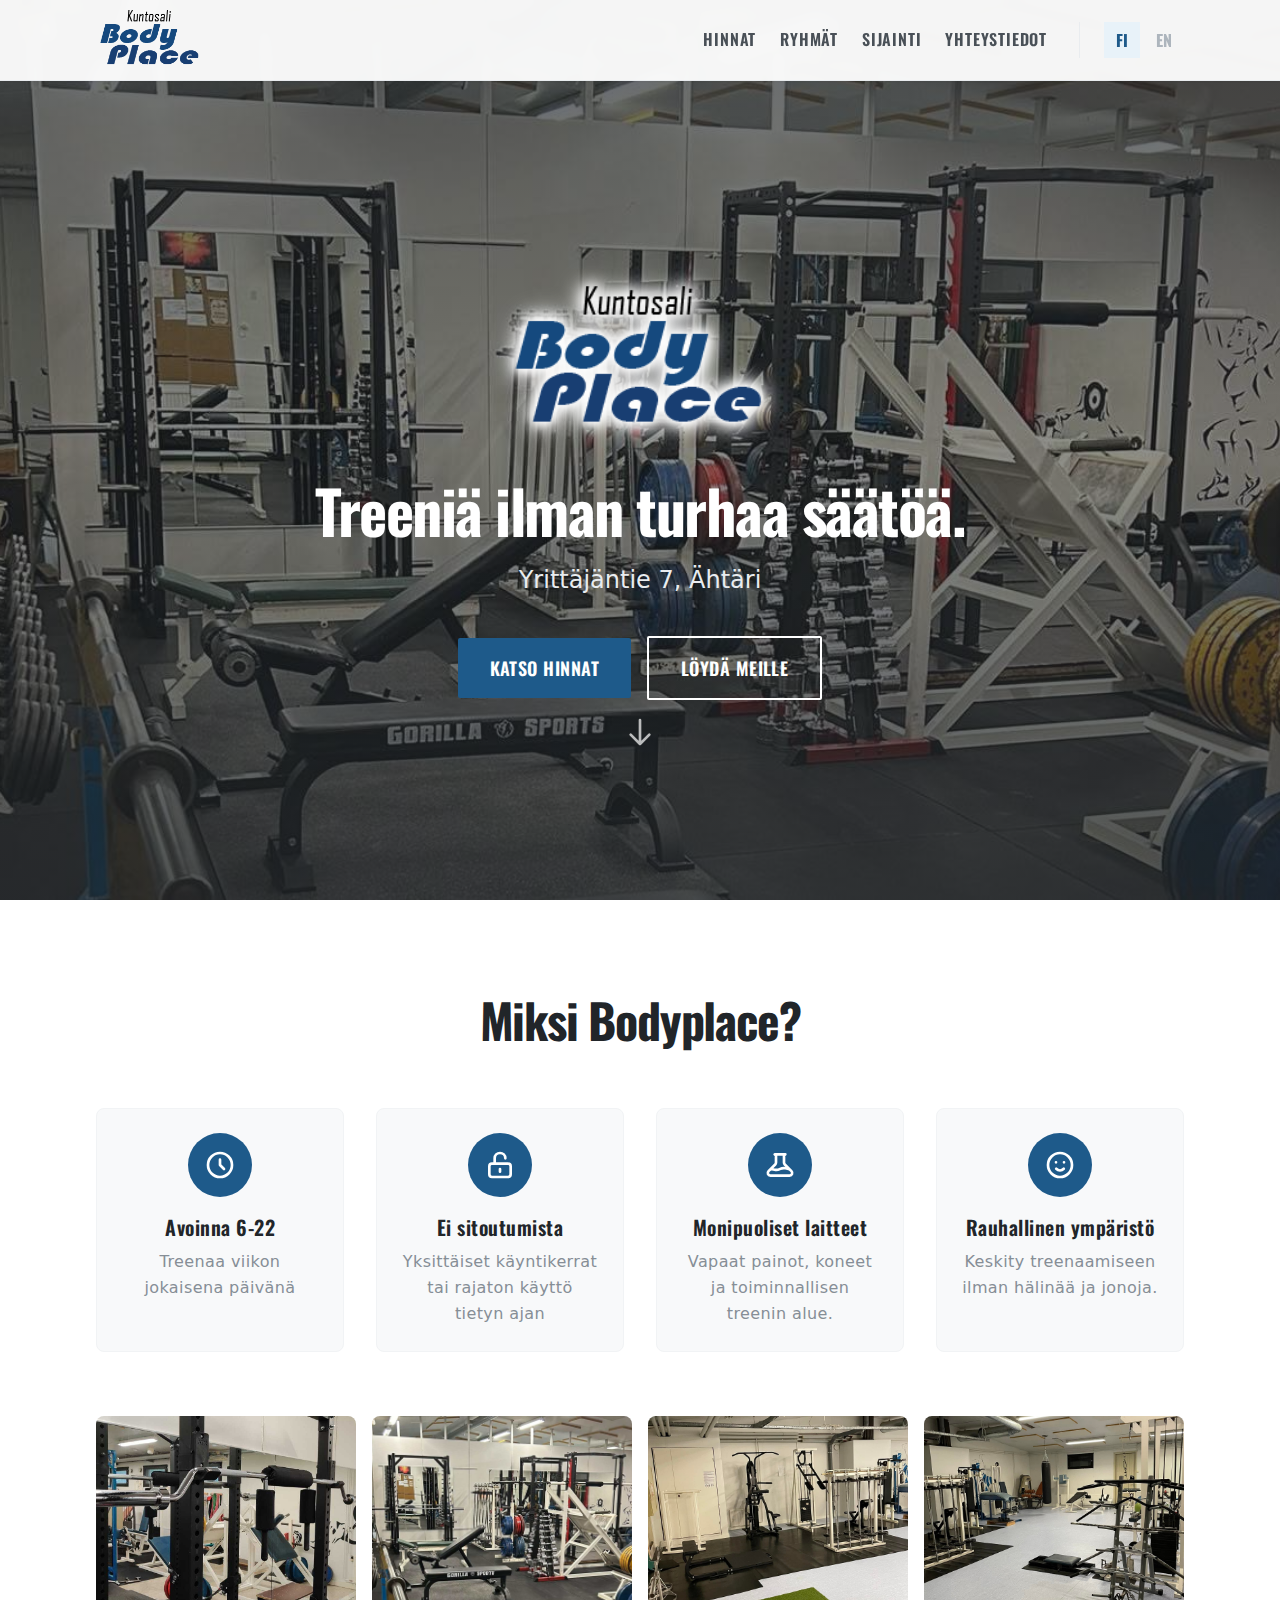
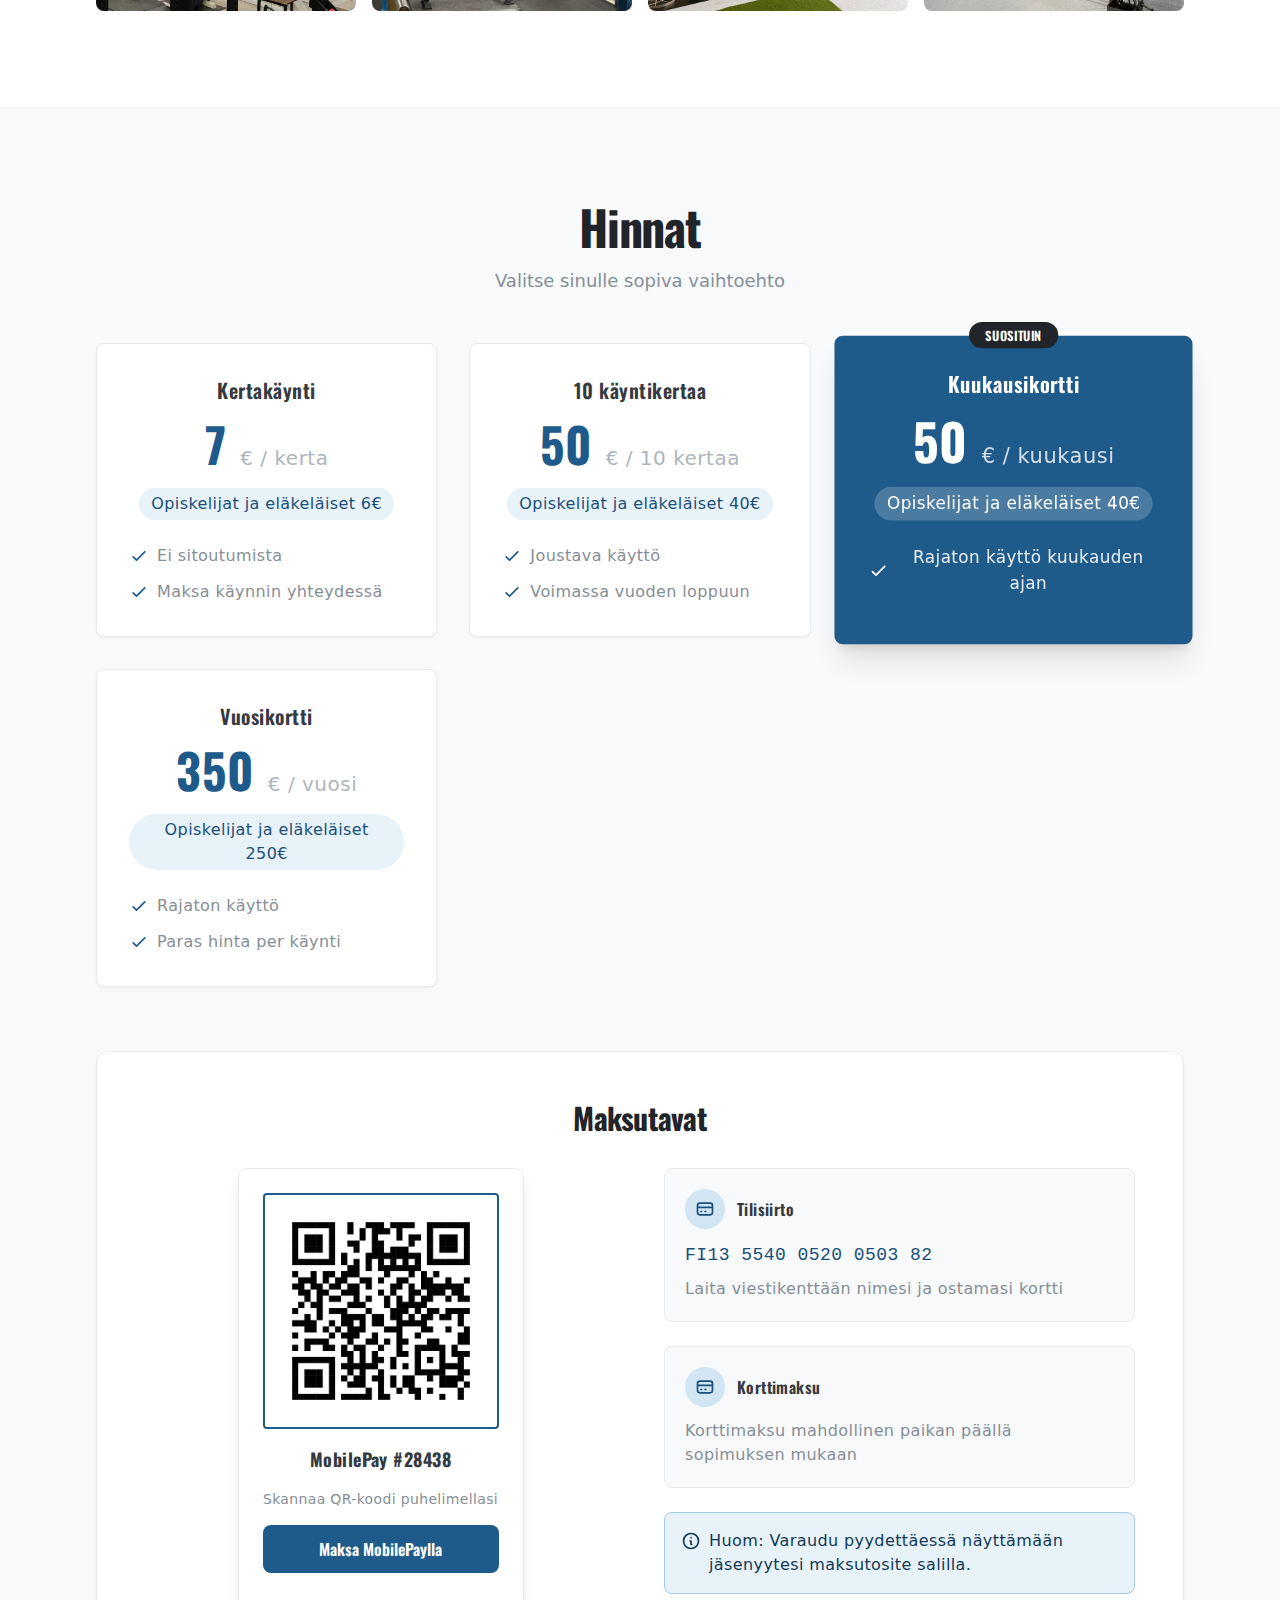
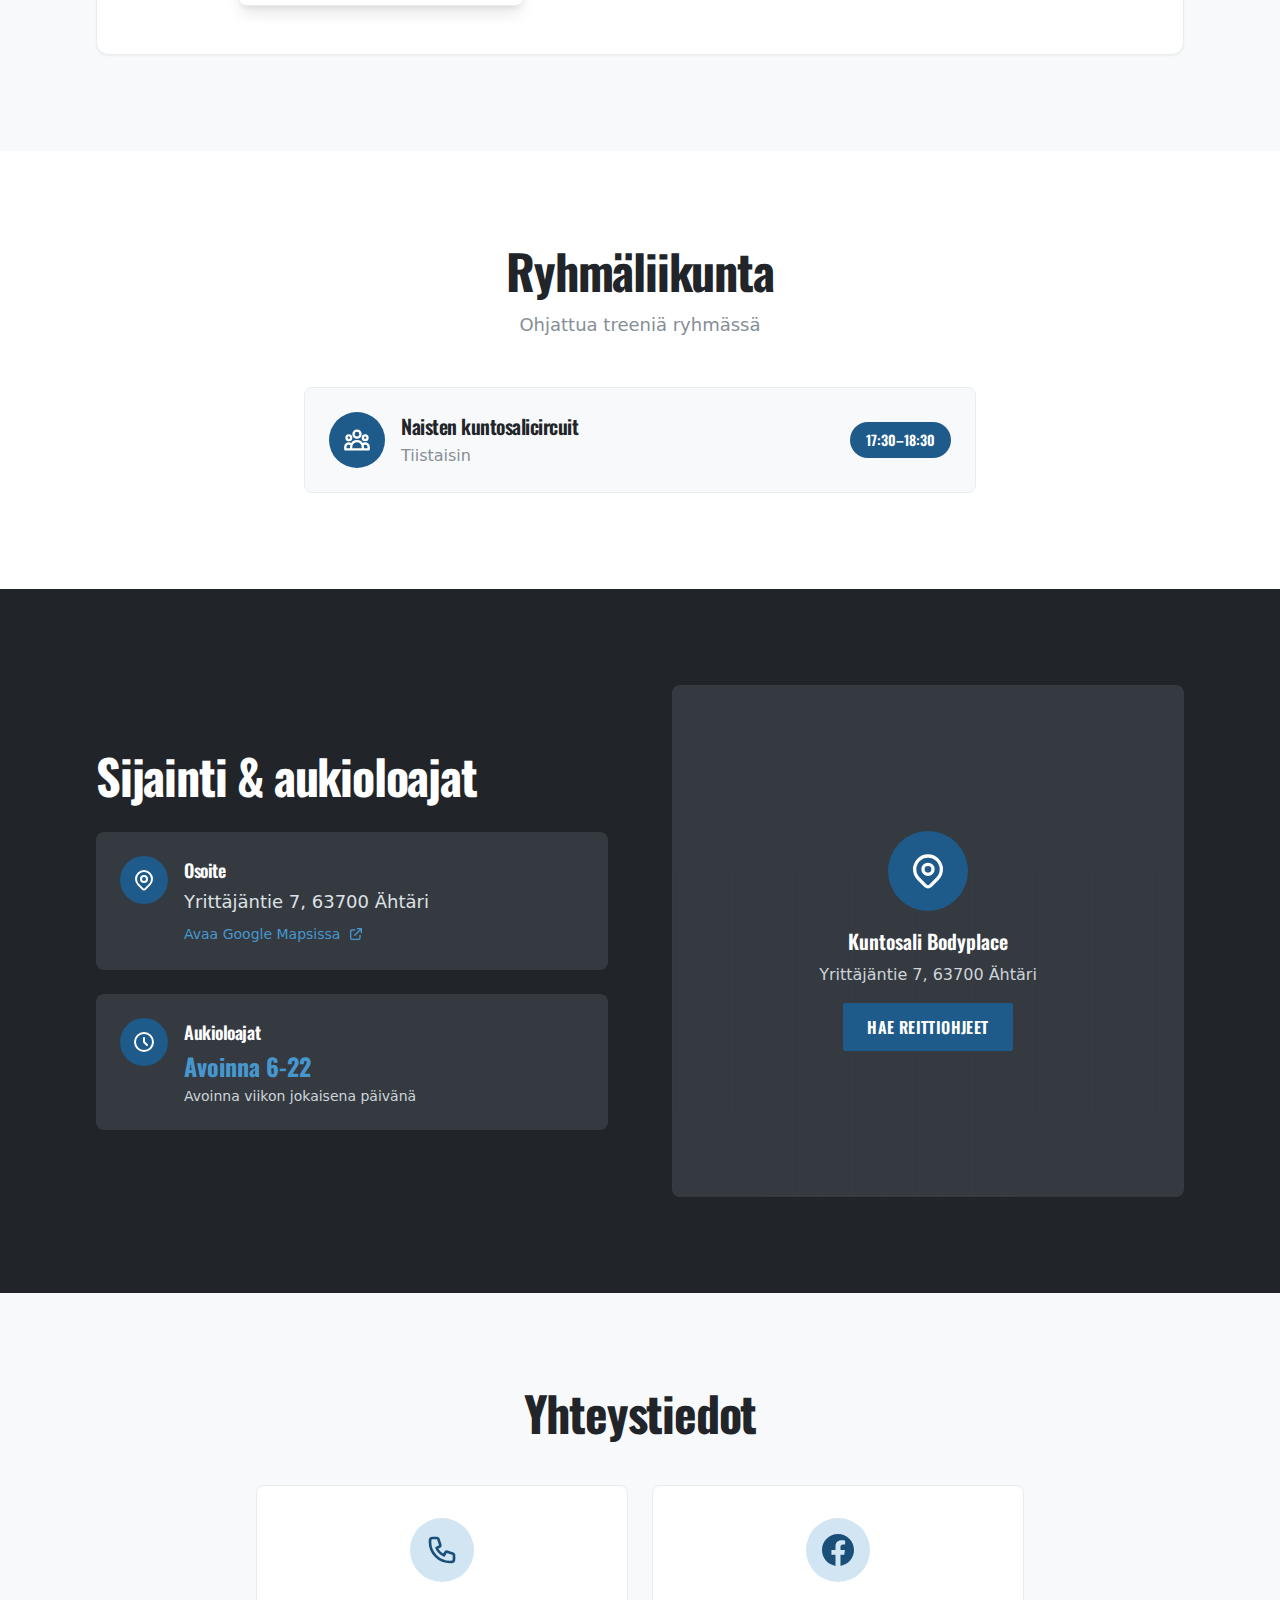
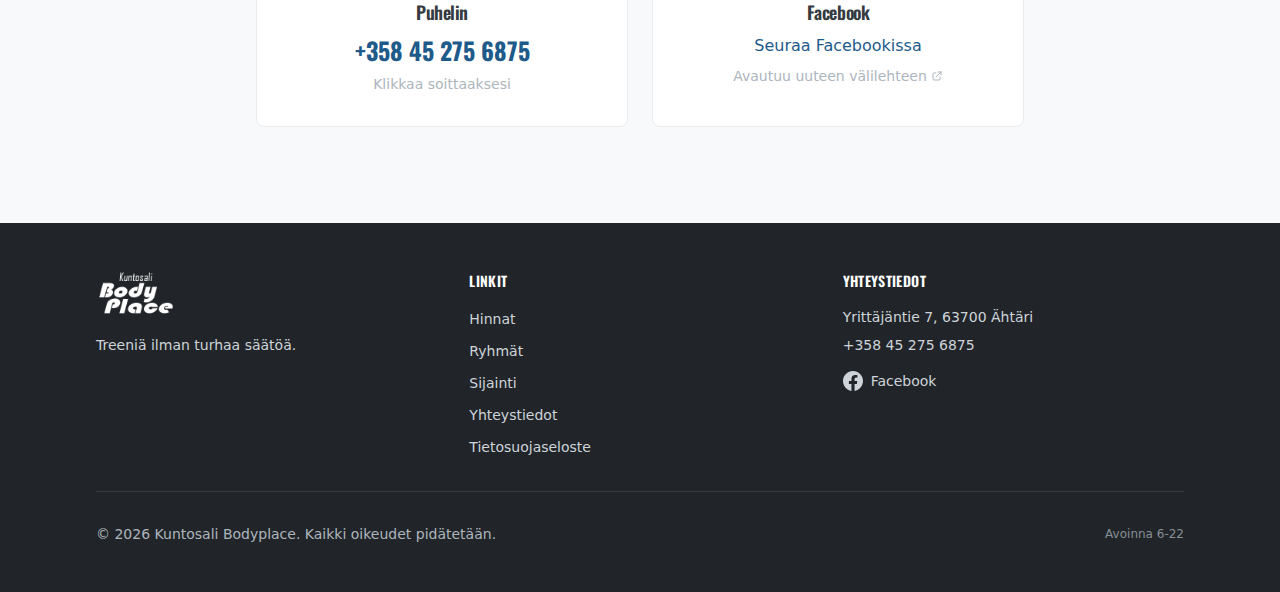
<file: index.html>
<!DOCTYPE html><html lang="fi"> <head><meta charset="UTF-8"><meta name="viewport" content="width=device-width, initial-scale=1.0"><meta name="generator" content="Astro v5.16.8"><meta name="color-scheme" content="light only"><meta name="supported-color-schemes" content="light"><!-- Primary Meta Tags --><title>Kuntosali Bodyplace | Ähtäri</title><meta name="title" content="Kuntosali Bodyplace | Ähtäri"><meta name="description" content="Kuntosali Bodyplace - Treeniä ilman turhaa säätöä. 24/7 kuntosali Ähtärissä. Kertakäynti 7€, kuukausikortti 50€, vuosikortti 350€."><!-- Favicon --><link rel="icon" type="image/svg+xml" href="/favicon.svg"><link rel="apple-touch-icon" href="/logo.png"><!-- Open Graph / Facebook --><meta property="og:type" content="website"><meta property="og:url" content="https://www.bodyplace.fi/"><meta property="og:site_name" content="Kuntosali Bodyplace"><meta property="og:title" content="Kuntosali Bodyplace | Ähtäri"><meta property="og:description" content="Kuntosali Bodyplace - Treeniä ilman turhaa säätöä. 24/7 kuntosali Ähtärissä. Kertakäynti 7€, kuukausikortti 50€, vuosikortti 350€."><meta property="og:image" content="https://www.bodyplace.fi/bodyplace2.jpg"><meta property="og:image:alt" content="Kuntosali Bodyplace | Ähtäri"><meta property="og:locale" content="fi_FI"><!-- Twitter --><meta property="twitter:card" content="summary_large_image"><meta property="twitter:url" content="https://www.bodyplace.fi/"><meta property="twitter:title" content="Kuntosali Bodyplace | Ähtäri"><meta property="twitter:description" content="Kuntosali Bodyplace - Treeniä ilman turhaa säätöä. 24/7 kuntosali Ähtärissä. Kertakäynti 7€, kuukausikortti 50€, vuosikortti 350€."><meta property="twitter:image" content="https://www.bodyplace.fi/bodyplace2.jpg"><meta property="twitter:image:alt" content="Kuntosali Bodyplace | Ähtäri"><!-- Structured Data --><script type="application/ld+json">{"@context":"https://schema.org","@type":"LocalBusiness","@id":"https://www.bodyplace.fi/","name":"Kuntosali Bodyplace","description":"Kuntosali Ähtärissä - avoinna 24/7","url":"https://www.bodyplace.fi/","telephone":"+358452756875","address":{"@type":"PostalAddress","streetAddress":"Yrittäjäntie 7","addressLocality":"Ähtäri","postalCode":"63700","addressCountry":"FI"},"geo":{"@type":"GeoCoordinates","latitude":62.5497,"longitude":24.0694},"openingHoursSpecification":[{"@type":"OpeningHoursSpecification","dayOfWeek":["Monday","Tuesday","Wednesday","Thursday","Friday","Saturday","Sunday"],"opens":"00:00","closes":"23:59"}],"priceRange":"€€","currenciesAccepted":"EUR","paymentAccepted":"Cash, MobilePay, Bank Transfer","sameAs":["https://www.facebook.com/bodyplace.ahtari"]}</script><!-- Canonical and language alternates --><link rel="canonical" href="https://www.bodyplace.fi/"><link rel="alternate" hreflang="fi" href="https://www.bodyplace.fi/"><link rel="alternate" hreflang="en" href="https://www.bodyplace.fi/en/"><link rel="alternate" hreflang="x-default" href="https://www.bodyplace.fi/"><link rel="stylesheet" href="/_astro/index.CVZOCCOw.css">
<style>summary[data-astro-cid-3ef6ksr2]::-webkit-details-marker{display:none}details[data-astro-cid-3ef6ksr2] .icon-close[data-astro-cid-3ef6ksr2]{display:none}details[data-astro-cid-3ef6ksr2][open] .icon-open[data-astro-cid-3ef6ksr2]{display:none}details[data-astro-cid-3ef6ksr2][open] .icon-close[data-astro-cid-3ef6ksr2]{display:inline}.nav-link[data-astro-cid-3ef6ksr2]{font-family:Oswald,system-ui,sans-serif;font-size:1rem;line-height:1.5rem;font-weight:600;text-transform:uppercase;letter-spacing:.05em;--tw-text-opacity: 1;color:rgb(73 80 87 / var(--tw-text-opacity, 1))}.nav-link[data-astro-cid-3ef6ksr2]:hover{--tw-text-opacity: 1;color:rgb(30 90 138 / var(--tw-text-opacity, 1))}.nav-link[data-astro-cid-3ef6ksr2]:focus{--tw-text-opacity: 1;color:rgb(30 90 138 / var(--tw-text-opacity, 1))}.nav-link[data-astro-cid-3ef6ksr2]{transition-property:color,background-color,border-color,text-decoration-color,fill,stroke;transition-timing-function:cubic-bezier(.4,0,.2,1);transition-duration:.2s;position:relative}.nav-link[data-astro-cid-3ef6ksr2]:after{content:"";position:absolute;bottom:0;left:0;height:.125rem;width:0px;--tw-bg-opacity: 1;background-color:rgb(30 90 138 / var(--tw-bg-opacity, 1));transition-property:all;transition-timing-function:cubic-bezier(.4,0,.2,1);transition-duration:.2s}.nav-link[data-astro-cid-3ef6ksr2]:hover:after,.nav-link[data-astro-cid-3ef6ksr2]:focus:after{width:100%}.mobile-nav-link[data-astro-cid-3ef6ksr2]{display:block;padding:.75rem 1rem;font-family:Oswald,system-ui,sans-serif;font-size:1.125rem;line-height:1.75rem;font-weight:600;text-transform:uppercase;letter-spacing:.025em;--tw-text-opacity: 1;color:rgb(73 80 87 / var(--tw-text-opacity, 1))}.mobile-nav-link[data-astro-cid-3ef6ksr2]:hover{--tw-bg-opacity: 1;background-color:rgb(248 249 250 / var(--tw-bg-opacity, 1));--tw-text-opacity: 1;color:rgb(30 90 138 / var(--tw-text-opacity, 1))}.mobile-nav-link[data-astro-cid-3ef6ksr2]{border-radius:.25rem;transition-property:color,background-color,border-color,text-decoration-color,fill,stroke;transition-timing-function:cubic-bezier(.4,0,.2,1);transition-duration:.2s}.hero-logo[data-astro-cid-bbe6dxrz]{filter:drop-shadow(0 0 4px rgba(255,255,255,1)) drop-shadow(0 0 6px rgba(255,255,255,1)) drop-shadow(0 0 8px rgba(255,255,255,.8)) drop-shadow(0 0 10px rgba(255,255,255,.6))}@media(prefers-reduced-motion:reduce){.animate-bounce[data-astro-cid-bbe6dxrz]{animation:none}}.feature-card[data-astro-cid-ygbk6wav]{transform:translateY(0)}.feature-card[data-astro-cid-ygbk6wav]:hover{transform:translateY(-4px)}@media(prefers-reduced-motion:reduce){.feature-card[data-astro-cid-ygbk6wav]:hover{transform:none}img[data-astro-cid-ygbk6wav]:hover{transform:none!important}}.qr-container[data-astro-cid-hulma4dd]{transition:transform .2s ease,box-shadow .2s ease}.qr-container[data-astro-cid-hulma4dd]:hover{transform:translateY(-2px);box-shadow:0 10px 25px -5px #00000026}.contact-card[data-astro-cid-jjagjrbk]{transform:translateY(0)}.contact-card[data-astro-cid-jjagjrbk]:hover{transform:translateY(-4px)}@media(prefers-reduced-motion:reduce){.contact-card[data-astro-cid-jjagjrbk]:hover{transform:none}}
</style></head> <body class="min-h-screen flex flex-col"> <!-- Skip to main content link for accessibility --> <a href="#main-content" class="skip-link"> Siirry sisältöön </a>  <header class="fixed top-0 left-0 right-0 z-50 bg-white/95 backdrop-blur-sm border-b border-steel-200 shadow-sm" data-astro-cid-3ef6ksr2> <div class="section-container" data-astro-cid-3ef6ksr2> <nav class="flex items-center justify-between h-16 md:h-20" aria-label="Päänavigaatio" data-astro-cid-3ef6ksr2> <!-- Logo --> <a href="/" class="flex-shrink-0" aria-label="Kuntosali Bodyplace - Etusivu" data-astro-cid-3ef6ksr2> <img src="/logo.png" alt="Kuntosali Bodyplace" class="h-12 md:h-16 w-auto" width="160" height="64" data-astro-cid-3ef6ksr2> </a> <!-- Desktop Navigation --> <div class="hidden md:flex items-center gap-8" data-astro-cid-3ef6ksr2> <ul class="flex items-center gap-6" role="list" data-astro-cid-3ef6ksr2> <li data-astro-cid-3ef6ksr2> <a href="#pricing" class="nav-link" data-astro-cid-3ef6ksr2>Hinnat</a> </li> <li data-astro-cid-3ef6ksr2> <a href="#classes" class="nav-link" data-astro-cid-3ef6ksr2>Ryhmät</a> </li> <li data-astro-cid-3ef6ksr2> <a href="#location" class="nav-link" data-astro-cid-3ef6ksr2>Sijainti</a> </li> <li data-astro-cid-3ef6ksr2> <a href="#contact" class="nav-link" data-astro-cid-3ef6ksr2>Yhteystiedot</a> </li> </ul> <!-- Language Toggle --> <div class="flex items-center gap-1 border-l border-steel-200 pl-6" role="group" aria-label="Kielivalinta" data-astro-cid-3ef6ksr2> <a href="/" data-lang="fi" class="lang-btn px-3 py-1.5 text-base font-heading font-bold transition-colors text-brand-500 bg-brand-50" aria-pressed="true" aria-label="Suomi" data-astro-cid-3ef6ksr2> FI </a><a href="/en/" data-lang="en" class="lang-btn px-3 py-1.5 text-base font-heading font-bold transition-colors text-steel-500 hover:text-steel-700" aria-pressed="false" aria-label="English" data-astro-cid-3ef6ksr2> EN </a> </div> </div> <!-- Mobile Menu (no-JS baseline via <details>) --> <details class="md:hidden" data-astro-cid-3ef6ksr2> <summary class="list-none p-2 text-steel-700 hover:text-brand-500 transition-colors cursor-pointer" aria-label="Avaa valikko" data-astro-cid-3ef6ksr2> <span class="sr-only" data-astro-cid-3ef6ksr2>Avaa valikko</span> <svg class="w-6 h-6" fill="none" viewBox="0 0 24 24" stroke="currentColor" aria-hidden="true" data-astro-cid-3ef6ksr2> <path class="icon-open" stroke-linecap="round" stroke-linejoin="round" stroke-width="2" d="M4 6h16M4 12h16M4 18h16" data-astro-cid-3ef6ksr2></path> <path class="icon-close" stroke-linecap="round" stroke-linejoin="round" stroke-width="2" d="M6 18L18 6M6 6l12 12" data-astro-cid-3ef6ksr2></path> </svg> </summary> <div class="fixed left-0 right-0 top-16 bg-white border-t border-steel-200" data-astro-cid-3ef6ksr2> <div class="section-container py-4" data-astro-cid-3ef6ksr2> <ul class="flex flex-col gap-2" role="list" data-astro-cid-3ef6ksr2> <li data-astro-cid-3ef6ksr2> <a href="#pricing" class="mobile-nav-link" data-astro-cid-3ef6ksr2>Hinnat</a> </li> <li data-astro-cid-3ef6ksr2> <a href="#classes" class="mobile-nav-link" data-astro-cid-3ef6ksr2>Ryhmät</a> </li> <li data-astro-cid-3ef6ksr2> <a href="#location" class="mobile-nav-link" data-astro-cid-3ef6ksr2>Sijainti</a> </li> <li data-astro-cid-3ef6ksr2> <a href="#contact" class="mobile-nav-link" data-astro-cid-3ef6ksr2>Yhteystiedot</a> </li> </ul> <div class="flex items-center gap-2 mt-4 pt-4 border-t border-steel-200" role="group" aria-label="Kielivalinta" data-astro-cid-3ef6ksr2> <a href="/" data-lang="fi" class="lang-btn px-3 py-2 text-base font-heading font-bold transition-colors rounded text-brand-500 bg-brand-50" aria-pressed="true" aria-label="Suomi" data-astro-cid-3ef6ksr2> FI </a><a href="/en/" data-lang="en" class="lang-btn px-3 py-2 text-base font-heading font-bold transition-colors rounded text-steel-500 hover:text-steel-700 bg-steel-50" aria-pressed="false" aria-label="English" data-astro-cid-3ef6ksr2> EN </a> </div> </div> </div> </details> </nav> </div> </header>  <script type="module">document.addEventListener("click",n=>{const e=n.target.closest(".lang-btn");if(e){const t=e.getAttribute("data-lang");t&&(t==="fi"||t==="en")&&localStorage.setItem("lang",t)}});</script> <main id="main-content"> <section class="relative min-h-screen flex items-center justify-center pt-16 md:pt-20" aria-labelledby="hero-heading" data-astro-cid-bbe6dxrz> <!-- Background Image with Overlay --> <div class="absolute inset-0 z-0" data-astro-cid-bbe6dxrz> <img src="/bodyplace2.jpg" alt="" role="presentation" class="w-full h-full object-cover" loading="eager" data-astro-cid-bbe6dxrz> <div class="absolute inset-0 bg-gradient-to-b from-steel-900/70 via-steel-900/50 to-steel-900/80" data-astro-cid-bbe6dxrz></div> </div> <!-- Content --> <div class="relative z-10 section-container text-center py-20" data-astro-cid-bbe6dxrz> <div class="max-w-3xl mx-auto" data-astro-cid-bbe6dxrz> <!-- Logo badge --> <div class="mb-8 inline-block" data-astro-cid-bbe6dxrz> <img src="/logo.png" alt="Kuntosali Bodyplace" class="h-24 md:h-32 lg:h-40 w-auto mx-auto hero-logo" width="200" height="80" data-astro-cid-bbe6dxrz> </div> <!-- Main heading / slogan --> <h1 id="hero-heading" class="text-4xl md:text-5xl lg:text-6xl font-heading font-bold text-white mb-6 text-balance" data-astro-cid-bbe6dxrz> Treeniä ilman turhaa säätöä. </h1> <!-- Subtext --> <p class="text-xl md:text-2xl text-steel-200 mb-10 font-light" data-astro-cid-bbe6dxrz> Yrittäjäntie 7, Ähtäri </p> <!-- CTA Buttons --> <div class="flex flex-col sm:flex-row gap-4 justify-center items-center" data-astro-cid-bbe6dxrz> <a href="#pricing" class="btn-primary text-lg px-8 py-4 w-full sm:w-auto" data-astro-cid-bbe6dxrz> Katso hinnat </a> <a href="#location" class="btn-secondary text-lg px-8 py-4 w-full sm:w-auto border-white text-white hover:bg-white hover:text-steel-900" data-astro-cid-bbe6dxrz> Löydä meille </a> </div> </div> <!-- Scroll indicator --> <div class="absolute bottom-8 left-1/2 transform -translate-x-1/2 animate-bounce" data-astro-cid-bbe6dxrz> <a href="#why" aria-label="Vieritä alas" class="text-white/70 hover:text-white transition-colors" data-astro-cid-bbe6dxrz> <svg class="w-8 h-8" fill="none" viewBox="0 0 24 24" stroke="currentColor" aria-hidden="true" data-astro-cid-bbe6dxrz> <path stroke-linecap="round" stroke-linejoin="round" stroke-width="2" d="M19 14l-7 7m0 0l-7-7m7 7V3" data-astro-cid-bbe6dxrz></path> </svg> </a> </div> </div> </section>  <section id="why" class="section-padding bg-white" aria-labelledby="why-heading" data-astro-cid-ygbk6wav> <div class="section-container" data-astro-cid-ygbk6wav> <!-- Section Header --> <div class="text-center mb-12 lg:mb-16" data-astro-cid-ygbk6wav> <h2 id="why-heading" class="text-3xl md:text-4xl lg:text-5xl font-heading font-bold text-steel-900 mb-4" data-astro-cid-ygbk6wav> Miksi Bodyplace? </h2> </div> <!-- Features Grid --> <div class="grid sm:grid-cols-2 lg:grid-cols-4 gap-6 lg:gap-8" data-astro-cid-ygbk6wav> <div class="feature-card text-center p-6 rounded-lg bg-steel-50 border border-steel-100 hover:border-brand-300 hover:shadow-md transition-all duration-300" data-astro-cid-ygbk6wav>  <div class="w-16 h-16 mx-auto mb-4 bg-brand-500 rounded-full flex items-center justify-center" data-astro-cid-ygbk6wav> <svg class="w-8 h-8 text-white" fill="none" viewBox="0 0 24 24" stroke="currentColor" aria-hidden="true" data-astro-cid-ygbk6wav><path stroke-linecap="round" stroke-linejoin="round" stroke-width="2" d="M12 8v4l3 3m6-3a9 9 0 11-18 0 9 9 0 0118 0z" /></svg> </div>  <h3 class="font-heading font-semibold text-xl text-steel-900 mb-2 tracking-wide" data-astro-cid-ygbk6wav> Avoinna 6-22 </h3>  <p class="text-steel-600 text-base leading-relaxed tracking-wide" data-astro-cid-ygbk6wav> Treenaa viikon jokaisena päivänä </p> </div><div class="feature-card text-center p-6 rounded-lg bg-steel-50 border border-steel-100 hover:border-brand-300 hover:shadow-md transition-all duration-300" data-astro-cid-ygbk6wav>  <div class="w-16 h-16 mx-auto mb-4 bg-brand-500 rounded-full flex items-center justify-center" data-astro-cid-ygbk6wav> <svg class="w-8 h-8 text-white" fill="none" viewBox="0 0 24 24" stroke="currentColor" aria-hidden="true" data-astro-cid-ygbk6wav><path stroke-linecap="round" stroke-linejoin="round" stroke-width="2" d="M8 11V7a4 4 0 118 0m-4 8v2m-6 4h12a2 2 0 002-2v-6a2 2 0 00-2-2H6a2 2 0 00-2 2v6a2 2 0 002 2z" /></svg> </div>  <h3 class="font-heading font-semibold text-xl text-steel-900 mb-2 tracking-wide" data-astro-cid-ygbk6wav> Ei sitoutumista </h3>  <p class="text-steel-600 text-base leading-relaxed tracking-wide" data-astro-cid-ygbk6wav> Yksittäiset käyntikerrat tai rajaton käyttö tietyn ajan </p> </div><div class="feature-card text-center p-6 rounded-lg bg-steel-50 border border-steel-100 hover:border-brand-300 hover:shadow-md transition-all duration-300" data-astro-cid-ygbk6wav>  <div class="w-16 h-16 mx-auto mb-4 bg-brand-500 rounded-full flex items-center justify-center" data-astro-cid-ygbk6wav> <svg class="w-8 h-8 text-white" fill="none" viewBox="0 0 24 24" stroke="currentColor" aria-hidden="true" data-astro-cid-ygbk6wav><path stroke-linecap="round" stroke-linejoin="round" stroke-width="2" d="M19.428 15.428a2 2 0 00-1.022-.547l-2.387-.477a6 6 0 00-3.86.517l-.318.158a6 6 0 01-3.86.517L6.05 15.21a2 2 0 00-1.806.547M8 4h8l-1 1v5.172a2 2 0 00.586 1.414l5 5c1.26 1.26.367 3.414-1.415 3.414H4.828c-1.782 0-2.674-2.154-1.414-3.414l5-5A2 2 0 009 10.172V5L8 4z" /></svg> </div>  <h3 class="font-heading font-semibold text-xl text-steel-900 mb-2 tracking-wide" data-astro-cid-ygbk6wav> Monipuoliset laitteet </h3>  <p class="text-steel-600 text-base leading-relaxed tracking-wide" data-astro-cid-ygbk6wav> Vapaat painot, koneet ja toiminnallisen treenin alue. </p> </div><div class="feature-card text-center p-6 rounded-lg bg-steel-50 border border-steel-100 hover:border-brand-300 hover:shadow-md transition-all duration-300" data-astro-cid-ygbk6wav>  <div class="w-16 h-16 mx-auto mb-4 bg-brand-500 rounded-full flex items-center justify-center" data-astro-cid-ygbk6wav> <svg class="w-8 h-8 text-white" fill="none" viewBox="0 0 24 24" stroke="currentColor" aria-hidden="true" data-astro-cid-ygbk6wav><path stroke-linecap="round" stroke-linejoin="round" stroke-width="2" d="M14.828 14.828a4 4 0 01-5.656 0M9 10h.01M15 10h.01M21 12a9 9 0 11-18 0 9 9 0 0118 0z" /></svg> </div>  <h3 class="font-heading font-semibold text-xl text-steel-900 mb-2 tracking-wide" data-astro-cid-ygbk6wav> Rauhallinen ympäristö </h3>  <p class="text-steel-600 text-base leading-relaxed tracking-wide" data-astro-cid-ygbk6wav> Keskity treenaamiseen ilman hälinää ja jonoja. </p> </div> </div> <!-- Gym Images Gallery --> <div class="mt-16 grid grid-cols-2 lg:grid-cols-4 gap-4" data-astro-cid-ygbk6wav> <div class="aspect-[4/3] overflow-hidden rounded-lg" data-astro-cid-ygbk6wav> <img src="/bodyplace1.jpg" alt="Kuntosali Bodyplace - vapaat painot ja tangot" class="w-full h-full object-cover hover:scale-105 transition-transform duration-500" loading="lazy" data-astro-cid-ygbk6wav> </div> <div class="aspect-[4/3] overflow-hidden rounded-lg" data-astro-cid-ygbk6wav> <img src="/bodyplace2.jpg" alt="Kuntosali Bodyplace - laaja laitetarjonta" class="w-full h-full object-cover hover:scale-105 transition-transform duration-500" loading="lazy" data-astro-cid-ygbk6wav> </div> <div class="aspect-[4/3] overflow-hidden rounded-lg hidden lg:block" data-astro-cid-ygbk6wav> <img src="/bodyplace3.jpg" alt="Kuntosali Bodyplace - toiminnallisen treenin alue" class="w-full h-full object-cover hover:scale-105 transition-transform duration-500" loading="lazy" data-astro-cid-ygbk6wav> </div> <div class="aspect-[4/3] overflow-hidden rounded-lg hidden lg:block" data-astro-cid-ygbk6wav> <img src="/bodyplace4.jpg" alt="Kuntosali Bodyplace - tilava ja valoisa sali" class="w-full h-full object-cover hover:scale-105 transition-transform duration-500" loading="lazy" data-astro-cid-ygbk6wav> </div> </div> </div> </section>  <section id="pricing" class="section-padding bg-steel-50" aria-labelledby="pricing-heading"> <div class="section-container"> <!-- Section Header --> <div class="text-center mb-12"> <h2 id="pricing-heading" class="text-3xl md:text-4xl lg:text-5xl font-heading font-bold text-steel-900 mb-4"> Hinnat </h2> <p class="text-lg text-steel-600 max-w-2xl mx-auto"> Valitse sinulle sopiva vaihtoehto </p> </div> <!-- Pricing Cards --> <div class="grid md:grid-cols-3 gap-6 lg:gap-8 mb-16"> <div class="rounded-lg p-6 lg:p-8 relative bg-white border border-steel-200 shadow-sm hover:shadow-md hover:border-brand-300 transition-all">    <div class="text-center"> <h3 class="font-heading font-semibold text-xl mb-4 tracking-wide text-steel-800"> Kertakäynti </h3> <div class="mb-4"> <span class="text-5xl font-heading font-bold tracking-wide text-brand-500"> 7 </span> <span class="text-xl tracking-wide text-steel-500"> € / kerta </span> </div>  <p class="text-base font-medium mb-6 inline-block px-3 py-1 rounded-full tracking-wide bg-brand-50 text-brand-600"> Opiskelijat ja eläkeläiset 6€ </p>  <ul class="space-y-3"> <li class="flex items-center gap-2 text-base tracking-wide text-steel-600"> <svg class="w-5 h-5 flex-shrink-0 text-brand-500" fill="none" viewBox="0 0 24 24" stroke="currentColor" aria-hidden="true"> <path stroke-linecap="round" stroke-linejoin="round" stroke-width="2" d="M5 13l4 4L19 7"></path> </svg> <span>Ei sitoutumista</span> </li><li class="flex items-center gap-2 text-base tracking-wide text-steel-600"> <svg class="w-5 h-5 flex-shrink-0 text-brand-500" fill="none" viewBox="0 0 24 24" stroke="currentColor" aria-hidden="true"> <path stroke-linecap="round" stroke-linejoin="round" stroke-width="2" d="M5 13l4 4L19 7"></path> </svg> <span>Maksa käynnin yhteydessä</span> </li> </ul> </div> </div><div class="rounded-lg p-6 lg:p-8 relative bg-white border border-steel-200 shadow-sm hover:shadow-md hover:border-brand-300 transition-all">    <div class="text-center"> <h3 class="font-heading font-semibold text-xl mb-4 tracking-wide text-steel-800"> 10 käyntikertaa </h3> <div class="mb-4"> <span class="text-5xl font-heading font-bold tracking-wide text-brand-500"> 50 </span> <span class="text-xl tracking-wide text-steel-500"> € / 10 kertaa </span> </div>  <p class="text-base font-medium mb-6 inline-block px-3 py-1 rounded-full tracking-wide bg-brand-50 text-brand-600"> Opiskelijat ja eläkeläiset 40€ </p>  <ul class="space-y-3"> <li class="flex items-center gap-2 text-base tracking-wide text-steel-600"> <svg class="w-5 h-5 flex-shrink-0 text-brand-500" fill="none" viewBox="0 0 24 24" stroke="currentColor" aria-hidden="true"> <path stroke-linecap="round" stroke-linejoin="round" stroke-width="2" d="M5 13l4 4L19 7"></path> </svg> <span>Joustava käyttö</span> </li><li class="flex items-center gap-2 text-base tracking-wide text-steel-600"> <svg class="w-5 h-5 flex-shrink-0 text-brand-500" fill="none" viewBox="0 0 24 24" stroke="currentColor" aria-hidden="true"> <path stroke-linecap="round" stroke-linejoin="round" stroke-width="2" d="M5 13l4 4L19 7"></path> </svg> <span>Voimassa vuoden loppuun</span> </li> </ul> </div> </div><div class="rounded-lg p-6 lg:p-8 relative bg-brand-500 text-white shadow-xl scale-105 z-10">  <div class="absolute -top-3 left-1/2 transform -translate-x-1/2"> <span class="bg-steel-900 text-white text-xs font-heading font-semibold uppercase tracking-wide px-4 py-1 rounded-full"> Suosituin </span> </div>  <div class="text-center"> <h3 class="font-heading font-semibold text-xl mb-4 tracking-wide text-white"> Kuukausikortti </h3> <div class="mb-4"> <span class="text-5xl font-heading font-bold tracking-wide text-white"> 50 </span> <span class="text-xl tracking-wide text-white/80"> € / kuukausi </span> </div>  <p class="text-base font-medium mb-6 inline-block px-3 py-1 rounded-full tracking-wide bg-white/20 text-white"> Opiskelijat ja eläkeläiset 40€ </p>  <ul class="space-y-3"> <li class="flex items-center gap-2 text-base tracking-wide text-white/90"> <svg class="w-5 h-5 flex-shrink-0 text-white" fill="none" viewBox="0 0 24 24" stroke="currentColor" aria-hidden="true"> <path stroke-linecap="round" stroke-linejoin="round" stroke-width="2" d="M5 13l4 4L19 7"></path> </svg> <span>Rajaton käyttö kuukauden ajan</span> </li> </ul> </div> </div><div class="rounded-lg p-6 lg:p-8 relative bg-white border border-steel-200 shadow-sm hover:shadow-md hover:border-brand-300 transition-all">    <div class="text-center"> <h3 class="font-heading font-semibold text-xl mb-4 tracking-wide text-steel-800"> Vuosikortti </h3> <div class="mb-4"> <span class="text-5xl font-heading font-bold tracking-wide text-brand-500"> 350 </span> <span class="text-xl tracking-wide text-steel-500"> € / vuosi </span> </div>  <p class="text-base font-medium mb-6 inline-block px-3 py-1 rounded-full tracking-wide bg-brand-50 text-brand-600"> Opiskelijat ja eläkeläiset 250€ </p>  <ul class="space-y-3"> <li class="flex items-center gap-2 text-base tracking-wide text-steel-600"> <svg class="w-5 h-5 flex-shrink-0 text-brand-500" fill="none" viewBox="0 0 24 24" stroke="currentColor" aria-hidden="true"> <path stroke-linecap="round" stroke-linejoin="round" stroke-width="2" d="M5 13l4 4L19 7"></path> </svg> <span>Rajaton käyttö</span> </li><li class="flex items-center gap-2 text-base tracking-wide text-steel-600"> <svg class="w-5 h-5 flex-shrink-0 text-brand-500" fill="none" viewBox="0 0 24 24" stroke="currentColor" aria-hidden="true"> <path stroke-linecap="round" stroke-linejoin="round" stroke-width="2" d="M5 13l4 4L19 7"></path> </svg> <span>Paras hinta per käynti</span> </li> </ul> </div> </div> </div> <!-- Payment Methods Section --> <div class="bg-white rounded-xl p-8 lg:p-12 shadow-sm border border-steel-200"> <h3 class="text-2xl md:text-3xl font-heading font-bold text-steel-900 text-center mb-8"> Maksutavat </h3> <div class="grid lg:grid-cols-2 gap-8 lg:gap-12 items-start"> <!-- QR Code Column --> <div class="flex justify-center"> <div class="qr-container bg-white p-6 rounded-lg shadow-lg border border-steel-200 max-w-sm mx-auto" data-astro-cid-hulma4dd> <!-- QR Code Visual --> <div class="qr-code-wrapper bg-white p-4 rounded border-2 border-brand-500 mb-4" data-astro-cid-hulma4dd> <img src="/QRcode.png" alt="Skannaa tämä koodi maksaaksesi MobilePaylla numeroon #28438" class="w-full h-auto max-w-[200px] mx-auto" width="200" height="200" data-astro-cid-hulma4dd> </div> <!-- MobilePay branding --> <div class="flex items-center justify-center gap-2 mb-4" data-astro-cid-hulma4dd> <span class="font-heading font-bold text-lg text-steel-800 tracking-wide" data-astro-cid-hulma4dd>MobilePay #28438</span> </div> <!-- Instructions --> <p class="text-steel-600 text-center text-sm mb-4 tracking-wide" data-astro-cid-hulma4dd> Skannaa QR-koodi puhelimellasi </p> <!-- Mobile Payment Button (prominent on mobile, available on desktop) --> <a href="https://qr.mobilepay.fi/vp/UZJ75F_9M" class="block w-full bg-brand-500 hover:bg-brand-600 text-white font-heading font-semibold py-3 px-6 rounded-lg text-center transition-colors mb-3 md:mb-2" rel="noopener noreferrer" data-astro-cid-hulma4dd> Maksa MobilePaylla </a> <!-- Helper text for mobile users --> <p class="text-steel-500 text-center text-xs mb-2 md:hidden tracking-wide" data-astro-cid-hulma4dd>
📱 Puhelimella? Klikkaa nappia maksaaksesi </p> </div>  </div> <!-- Other Payment Methods Column --> <div class="space-y-6"> <!-- Bank Transfer --> <div class="p-5 bg-steel-50 rounded-lg border border-steel-200"> <div class="flex items-center gap-3 mb-3"> <div class="w-10 h-10 bg-brand-100 rounded-full flex items-center justify-center"> <svg class="w-5 h-5 text-brand-600" fill="none" viewBox="0 0 24 24" stroke="currentColor" aria-hidden="true"> <path stroke-linecap="round" stroke-linejoin="round" stroke-width="2" d="M3 10h18M7 15h1m4 0h1m-7 4h12a3 3 0 003-3V8a3 3 0 00-3-3H6a3 3 0 00-3 3v8a3 3 0 003 3z"></path> </svg> </div> <h4 class="font-heading font-semibold text-steel-800 tracking-wide">Tilisiirto</h4> </div> <p class="font-mono text-lg text-brand-600 mb-2 select-all tracking-wide">FI13 5540 0520 0503 82</p> <p class="text-base text-steel-600 tracking-wide">Laita viestikenttään nimesi ja ostamasi kortti</p> </div> <!-- Card Payment --> <div class="p-5 bg-steel-50 rounded-lg border border-steel-200"> <div class="flex items-center gap-3 mb-3"> <div class="w-10 h-10 bg-brand-100 rounded-full flex items-center justify-center"> <svg class="w-5 h-5 text-brand-600" fill="none" viewBox="0 0 24 24" stroke="currentColor" aria-hidden="true"> <path stroke-linecap="round" stroke-linejoin="round" stroke-width="2" d="M3 10h18M7 15h1m4 0h1m-7 4h12a3 3 0 003-3V8a3 3 0 00-3-3H6a3 3 0 00-3 3v8a3 3 0 003 3z"></path> </svg> </div> <h4 class="font-heading font-semibold text-steel-800 tracking-wide">Korttimaksu</h4> </div> <p class="text-base text-steel-600 tracking-wide">Korttimaksu mahdollinen paikan päällä sopimuksen mukaan</p> </div> <!-- Important Note --> <div class="p-4 bg-brand-50 rounded-lg border border-brand-200"> <p class="text-base text-brand-800 flex items-start gap-2 tracking-wide"> <svg class="w-5 h-5 flex-shrink-0 mt-0.5" fill="none" viewBox="0 0 24 24" stroke="currentColor" aria-hidden="true"> <path stroke-linecap="round" stroke-linejoin="round" stroke-width="2" d="M13 16h-1v-4h-1m1-4h.01M21 12a9 9 0 11-18 0 9 9 0 0118 0z"></path> </svg> <span>Huom: Varaudu pyydettäessä näyttämään jäsenyytesi maksutosite salilla.</span> </p> </div> </div> </div> </div> </div> </section> <section id="classes" class="section-padding bg-white" aria-labelledby="classes-heading"> <div class="section-container"> <!-- Section Header --> <div class="text-center mb-12"> <h2 id="classes-heading" class="text-3xl md:text-4xl lg:text-5xl font-heading font-bold text-steel-900 mb-4"> Ryhmäliikunta </h2> <p class="text-lg text-steel-600 max-w-2xl mx-auto"> Ohjattua treeniä ryhmässä </p> </div> <!-- Classes List --> <div class="max-w-2xl mx-auto"> <div class="bg-steel-50 border border-steel-200 rounded-lg p-6 flex flex-col sm:flex-row sm:items-center gap-4 hover:border-brand-300 hover:shadow-md transition-all duration-300">  <div class="w-14 h-14 bg-brand-500 rounded-full flex items-center justify-center flex-shrink-0"> <svg class="w-7 h-7 text-white" fill="none" viewBox="0 0 24 24" stroke="currentColor" aria-hidden="true"> <path stroke-linecap="round" stroke-linejoin="round" stroke-width="2" d="M17 20h5v-2a3 3 0 00-5.356-1.857M17 20H7m10 0v-2c0-.656-.126-1.283-.356-1.857M7 20H2v-2a3 3 0 015.356-1.857M7 20v-2c0-.656.126-1.283.356-1.857m0 0a5.002 5.002 0 019.288 0M15 7a3 3 0 11-6 0 3 3 0 016 0zm6 3a2 2 0 11-4 0 2 2 0 014 0zM7 10a2 2 0 11-4 0 2 2 0 014 0z"></path> </svg> </div>  <div class="flex-grow"> <h3 class="font-heading font-semibold text-xl text-steel-900 mb-1"> Naisten kuntosalicircuit </h3> <p class="text-steel-600"> <span class="font-medium">Tiistaisin</span> </p> </div>  <div class="sm:text-right"> <span class="inline-block bg-brand-500 text-white font-heading font-semibold px-4 py-2 rounded-full text-sm"> 17:30–18:30 </span> </div> </div>   </div> </div> </section> <section id="location" class="section-padding bg-steel-900 text-white" aria-labelledby="location-heading"> <div class="section-container"> <div class="grid lg:grid-cols-2 gap-12 lg:gap-16 items-center"> <!-- Info Column --> <div> <h2 id="location-heading" class="text-3xl md:text-4xl lg:text-5xl font-heading font-bold text-white mb-8"> Sijainti &amp; aukioloajat </h2> <!-- Address Card --> <div class="bg-steel-800 rounded-lg p-6 mb-6"> <div class="flex items-start gap-4"> <div class="w-12 h-12 bg-brand-500 rounded-full flex items-center justify-center flex-shrink-0"> <svg class="w-6 h-6 text-white" fill="none" viewBox="0 0 24 24" stroke="currentColor" aria-hidden="true"> <path stroke-linecap="round" stroke-linejoin="round" stroke-width="2" d="M17.657 16.657L13.414 20.9a1.998 1.998 0 01-2.827 0l-4.244-4.243a8 8 0 1111.314 0z"></path> <path stroke-linecap="round" stroke-linejoin="round" stroke-width="2" d="M15 11a3 3 0 11-6 0 3 3 0 016 0z"></path> </svg> </div> <div> <h3 class="font-heading font-semibold text-lg text-white mb-1">Osoite</h3> <p class="text-steel-300 text-lg">Yrittäjäntie 7, 63700 Ähtäri</p> <a href="https://www.google.com/maps/search/?api=1&query=Yritt%C3%A4j%C3%A4ntie%207%2C%2063700%20%C3%84ht%C3%A4ri" target="_blank" rel="noopener noreferrer" class="inline-flex items-center gap-2 text-brand-400 hover:text-brand-300 mt-2 text-sm font-medium transition-colors" aria-label="Avaa Google Mapsissa"> <span>Avaa Google Mapsissa</span> <svg class="w-4 h-4" fill="none" viewBox="0 0 24 24" stroke="currentColor" aria-hidden="true"> <path stroke-linecap="round" stroke-linejoin="round" stroke-width="2" d="M10 6H6a2 2 0 00-2 2v10a2 2 0 002 2h10a2 2 0 002-2v-4M14 4h6m0 0v6m0-6L10 14"></path> </svg> </a> </div> </div> </div> <!-- Hours Card --> <div class="bg-steel-800 rounded-lg p-6"> <div class="flex items-start gap-4"> <div class="w-12 h-12 bg-brand-500 rounded-full flex items-center justify-center flex-shrink-0"> <svg class="w-6 h-6 text-white" fill="none" viewBox="0 0 24 24" stroke="currentColor" aria-hidden="true"> <path stroke-linecap="round" stroke-linejoin="round" stroke-width="2" d="M12 8v4l3 3m6-3a9 9 0 11-18 0 9 9 0 0118 0z"></path> </svg> </div> <div> <h3 class="font-heading font-semibold text-lg text-white mb-1">Aukioloajat</h3> <p class="text-2xl font-heading font-bold text-brand-400 mb-1">Avoinna 6-22</p> <p class="text-steel-400 text-sm">Avoinna viikon jokaisena päivänä</p> </div> </div> </div> </div> <!-- Map Column --> <div class="relative aspect-video lg:aspect-square rounded-lg overflow-hidden bg-steel-800"> <!-- Static map placeholder with directions link --> <div class="absolute inset-0 flex flex-col items-center justify-center p-6 text-center z-10"> <div class="w-20 h-20 bg-brand-500 rounded-full flex items-center justify-center mb-4"> <svg class="w-10 h-10 text-white" fill="none" viewBox="0 0 24 24" stroke="currentColor" aria-hidden="true"> <path stroke-linecap="round" stroke-linejoin="round" stroke-width="2" d="M17.657 16.657L13.414 20.9a1.998 1.998 0 01-2.827 0l-4.244-4.243a8 8 0 1111.314 0z"></path> <path stroke-linecap="round" stroke-linejoin="round" stroke-width="2" d="M15 11a3 3 0 11-6 0 3 3 0 016 0z"></path> </svg> </div> <p class="text-white font-heading font-semibold text-xl mb-2">Kuntosali Bodyplace</p> <p class="text-steel-400 mb-4">Yrittäjäntie 7, 63700 Ähtäri</p> <a href="https://www.google.com/maps/dir/?api=1&destination=Yritt%C3%A4j%C3%A4ntie%207%2C%2063700%20%C3%84ht%C3%A4ri" target="_blank" rel="noopener noreferrer" class="btn-primary relative z-20" aria-label="Hae reittiohjeet"> Hae reittiohjeet </a> </div> <!-- Decorative grid lines --> <div class="absolute inset-0 opacity-10 pointer-events-none" aria-hidden="true"> <div class="h-full w-full" style="background-image: linear-gradient(rgba(255,255,255,0.1) 1px, transparent 1px), linear-gradient(90deg, rgba(255,255,255,0.1) 1px, transparent 1px); background-size: 30px 30px;"></div> </div> </div> </div> </div> </section> <section id="contact" class="section-padding bg-steel-50" aria-labelledby="contact-heading" data-astro-cid-jjagjrbk> <div class="section-container" data-astro-cid-jjagjrbk> <!-- Section Header --> <div class="text-center mb-12" data-astro-cid-jjagjrbk> <h2 id="contact-heading" class="text-3xl md:text-4xl lg:text-5xl font-heading font-bold text-steel-900 mb-4" data-astro-cid-jjagjrbk> Yhteystiedot </h2> </div> <!-- Contact Cards --> <div class="max-w-3xl mx-auto grid sm:grid-cols-2 gap-6" data-astro-cid-jjagjrbk> <!-- Phone Card --> <a href="tel:+358452756875" class="contact-card bg-white border border-steel-200 rounded-lg p-8 text-center hover:border-brand-500 hover:shadow-lg transition-all duration-300 group" data-astro-cid-jjagjrbk> <div class="w-16 h-16 bg-brand-100 rounded-full flex items-center justify-center mx-auto mb-4 group-hover:bg-brand-500 transition-colors" data-astro-cid-jjagjrbk> <svg class="w-8 h-8 text-brand-600 group-hover:text-white transition-colors" fill="none" viewBox="0 0 24 24" stroke="currentColor" aria-hidden="true" data-astro-cid-jjagjrbk> <path stroke-linecap="round" stroke-linejoin="round" stroke-width="2" d="M3 5a2 2 0 012-2h3.28a1 1 0 01.948.684l1.498 4.493a1 1 0 01-.502 1.21l-2.257 1.13a11.042 11.042 0 005.516 5.516l1.13-2.257a1 1 0 011.21-.502l4.493 1.498a1 1 0 01.684.949V19a2 2 0 01-2 2h-1C9.716 21 3 14.284 3 6V5z" data-astro-cid-jjagjrbk></path> </svg> </div> <h3 class="font-heading font-semibold text-lg text-steel-800 mb-2" data-astro-cid-jjagjrbk>Puhelin</h3> <p class="text-2xl font-heading font-bold text-brand-500" data-astro-cid-jjagjrbk>+358 45 275 6875</p> <p class="text-sm text-steel-500 mt-2" data-astro-cid-jjagjrbk>Klikkaa soittaaksesi</p> </a> <!-- Facebook Card --> <a href="https://www.facebook.com/bodyplace.ahtari" target="_blank" rel="noopener noreferrer" class="contact-card bg-white border border-steel-200 rounded-lg p-8 text-center hover:border-brand-500 hover:shadow-lg transition-all duration-300 group" data-astro-cid-jjagjrbk> <div class="w-16 h-16 bg-brand-100 rounded-full flex items-center justify-center mx-auto mb-4 group-hover:bg-brand-500 transition-colors" data-astro-cid-jjagjrbk> <svg class="w-8 h-8 text-brand-600 group-hover:text-white transition-colors" fill="currentColor" viewBox="0 0 24 24" aria-hidden="true" data-astro-cid-jjagjrbk> <path d="M24 12.073c0-6.627-5.373-12-12-12s-12 5.373-12 12c0 5.99 4.388 10.954 10.125 11.854v-8.385H7.078v-3.47h3.047V9.43c0-3.007 1.792-4.669 4.533-4.669 1.312 0 2.686.235 2.686.235v2.953H15.83c-1.491 0-1.956.925-1.956 1.874v2.25h3.328l-.532 3.47h-2.796v8.385C19.612 23.027 24 18.062 24 12.073z" data-astro-cid-jjagjrbk></path> </svg> </div> <h3 class="font-heading font-semibold text-lg text-steel-800 mb-2" data-astro-cid-jjagjrbk>Facebook</h3> <p class="text-brand-500 font-medium" data-astro-cid-jjagjrbk>Seuraa Facebookissa</p> <p class="text-sm text-steel-500 mt-2 flex items-center justify-center gap-1" data-astro-cid-jjagjrbk> <span data-astro-cid-jjagjrbk>Avautuu uuteen välilehteen</span> <svg class="w-3 h-3" fill="none" viewBox="0 0 24 24" stroke="currentColor" aria-hidden="true" data-astro-cid-jjagjrbk> <path stroke-linecap="round" stroke-linejoin="round" stroke-width="2" d="M10 6H6a2 2 0 00-2 2v10a2 2 0 002 2h10a2 2 0 002-2v-4M14 4h6m0 0v6m0-6L10 14" data-astro-cid-jjagjrbk></path> </svg> </p> </a> </div> </div> </section>  </main> <footer class="bg-steel-900 text-white py-12" role="contentinfo"> <div class="section-container"> <div class="grid md:grid-cols-3 gap-8 mb-8"> <!-- Logo & Tagline --> <div> <img src="/logo.png" alt="Kuntosali Bodyplace" class="h-12 w-auto mb-4 filter brightness-0 invert" width="120" height="48"> <p class="text-steel-400 text-sm"> Treeniä ilman turhaa säätöä. </p> </div> <!-- Quick Links --> <div> <h3 class="font-heading font-semibold text-white mb-4 uppercase tracking-wide text-sm"> Linkit </h3> <nav aria-label="Alatunnisteen navigaatio"> <ul class="space-y-2"> <li> <a href="#pricing" class="text-steel-400 hover:text-white transition-colors text-sm"> Hinnat </a> </li> <li> <a href="#classes" class="text-steel-400 hover:text-white transition-colors text-sm"> Ryhmät </a> </li> <li> <a href="#location" class="text-steel-400 hover:text-white transition-colors text-sm"> Sijainti </a> </li> <li> <a href="#contact" class="text-steel-400 hover:text-white transition-colors text-sm"> Yhteystiedot </a> </li> <li> <a href="/privacy/" class="text-steel-400 hover:text-white transition-colors text-sm"> Tietosuojaseloste </a> </li> </ul> </nav> </div> <!-- Contact Info --> <div> <h3 class="font-heading font-semibold text-white mb-4 uppercase tracking-wide text-sm"> Yhteystiedot </h3> <address class="not-italic text-steel-400 text-sm space-y-2"> <p>Yrittäjäntie 7, 63700 Ähtäri</p> <p> <a href="tel:+358452756875" class="hover:text-white transition-colors"> +358 45 275 6875 </a> </p> </address> <!-- Social Links --> <div class="mt-4"> <a href="https://www.facebook.com/bodyplace.ahtari" target="_blank" rel="noopener noreferrer" class="inline-flex items-center gap-2 text-steel-400 hover:text-white transition-colors text-sm" aria-label="Facebook (avautuu uuteen välilehteen)"> <svg class="w-5 h-5" fill="currentColor" viewBox="0 0 24 24" aria-hidden="true"> <path d="M24 12.073c0-6.627-5.373-12-12-12s-12 5.373-12 12c0 5.99 4.388 10.954 10.125 11.854v-8.385H7.078v-3.47h3.047V9.43c0-3.007 1.792-4.669 4.533-4.669 1.312 0 2.686.235 2.686.235v2.953H15.83c-1.491 0-1.956.925-1.956 1.874v2.25h3.328l-.532 3.47h-2.796v8.385C19.612 23.027 24 18.062 24 12.073z"></path> </svg> <span>Facebook</span> </a> </div> </div> </div> <!-- Bottom Bar --> <div class="pt-8 border-t border-steel-800 flex flex-col sm:flex-row justify-between items-center gap-4 text-sm text-steel-500"> <p>© 2026 Kuntosali Bodyplace. Kaikki oikeudet pidätetään.</p> <p class="text-steel-600 text-xs"> Avoinna 6-22 </p> </div> </div> </footer>  </body></html> <script>(function(){const baseUrl = "/";

  // Redirect to /en/ if user has English preference
  document.addEventListener('DOMContentLoaded', () => {
    const storedLang = localStorage.getItem('lang');
    const basePath = baseUrl.replace(/\/$/, ''); // Remove trailing slash
    const currentPath = window.location.pathname;
    if (storedLang === 'en' && (currentPath === basePath || currentPath === basePath + '/')) {
      window.location.href = baseUrl + 'en/';
    } else if (storedLang === 'fi' || !storedLang) {
      localStorage.setItem('lang', 'fi');
    }
  });
})();</script>
</file>
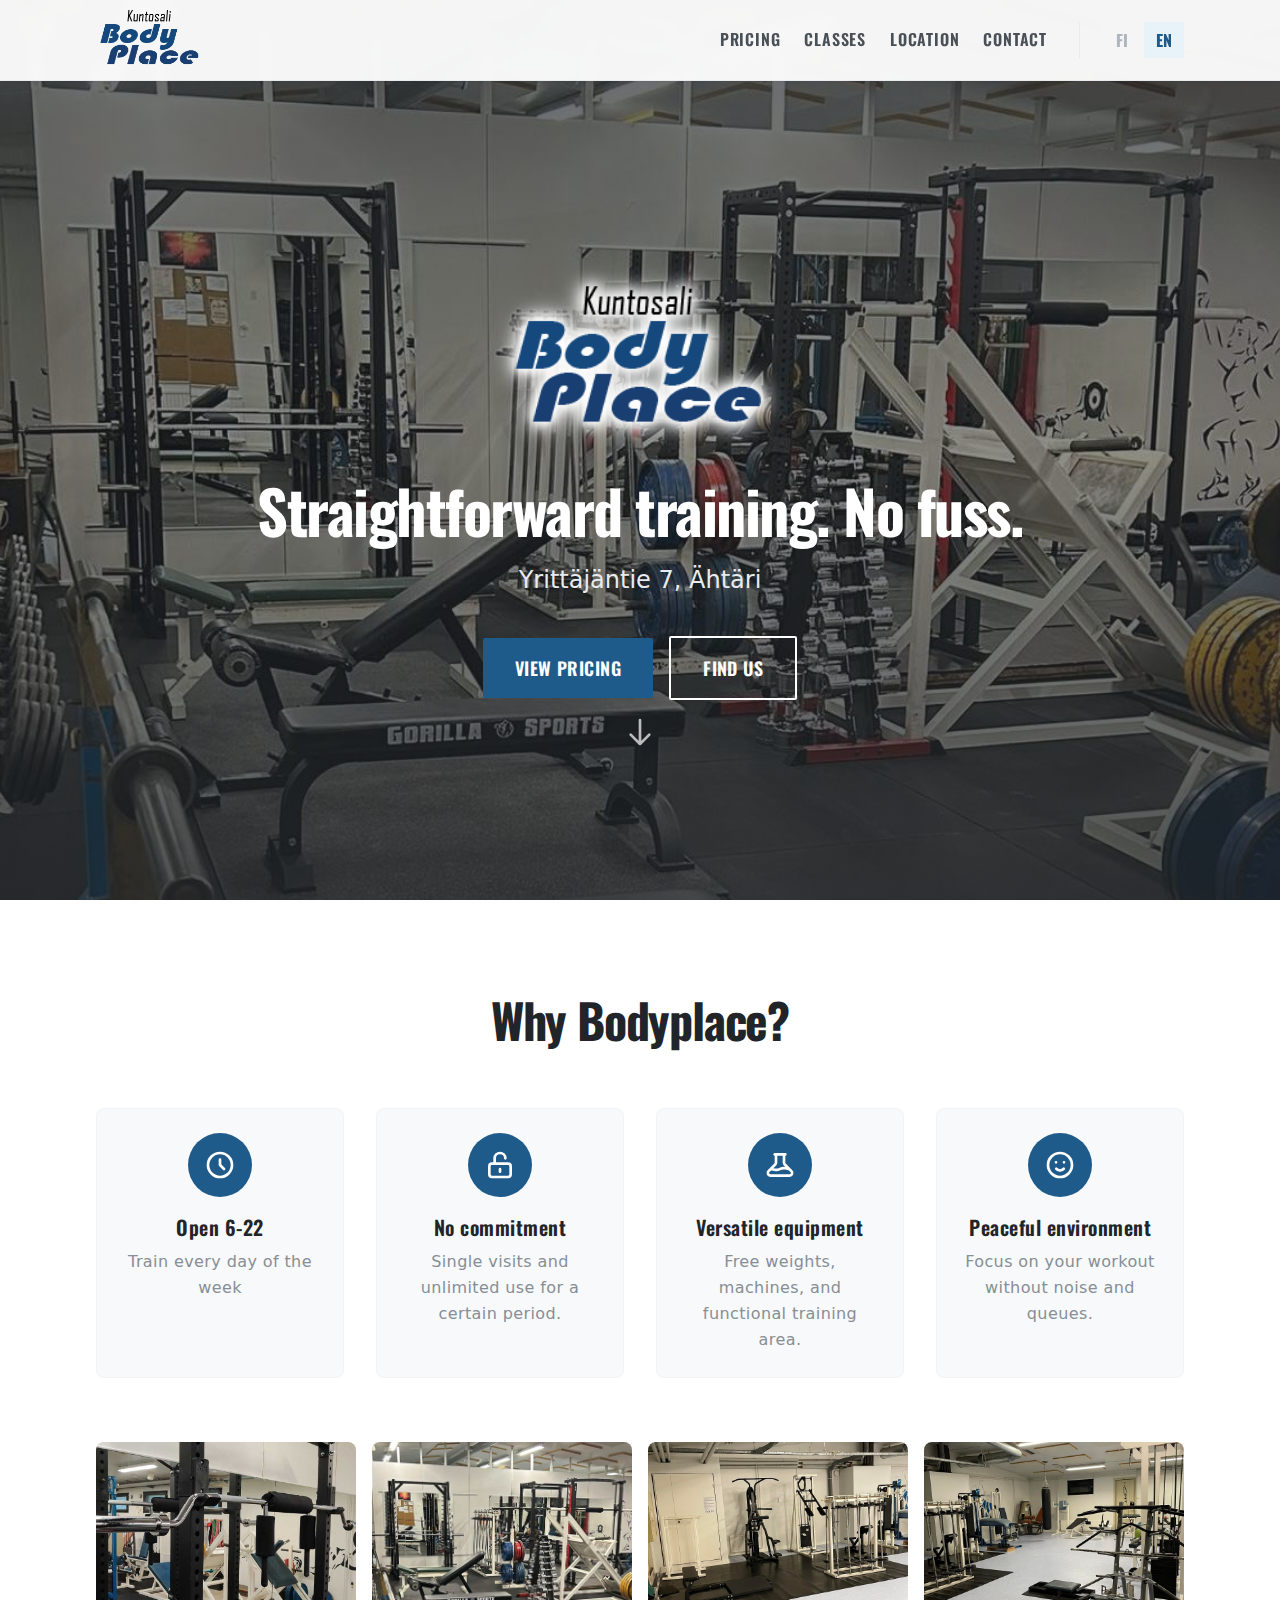
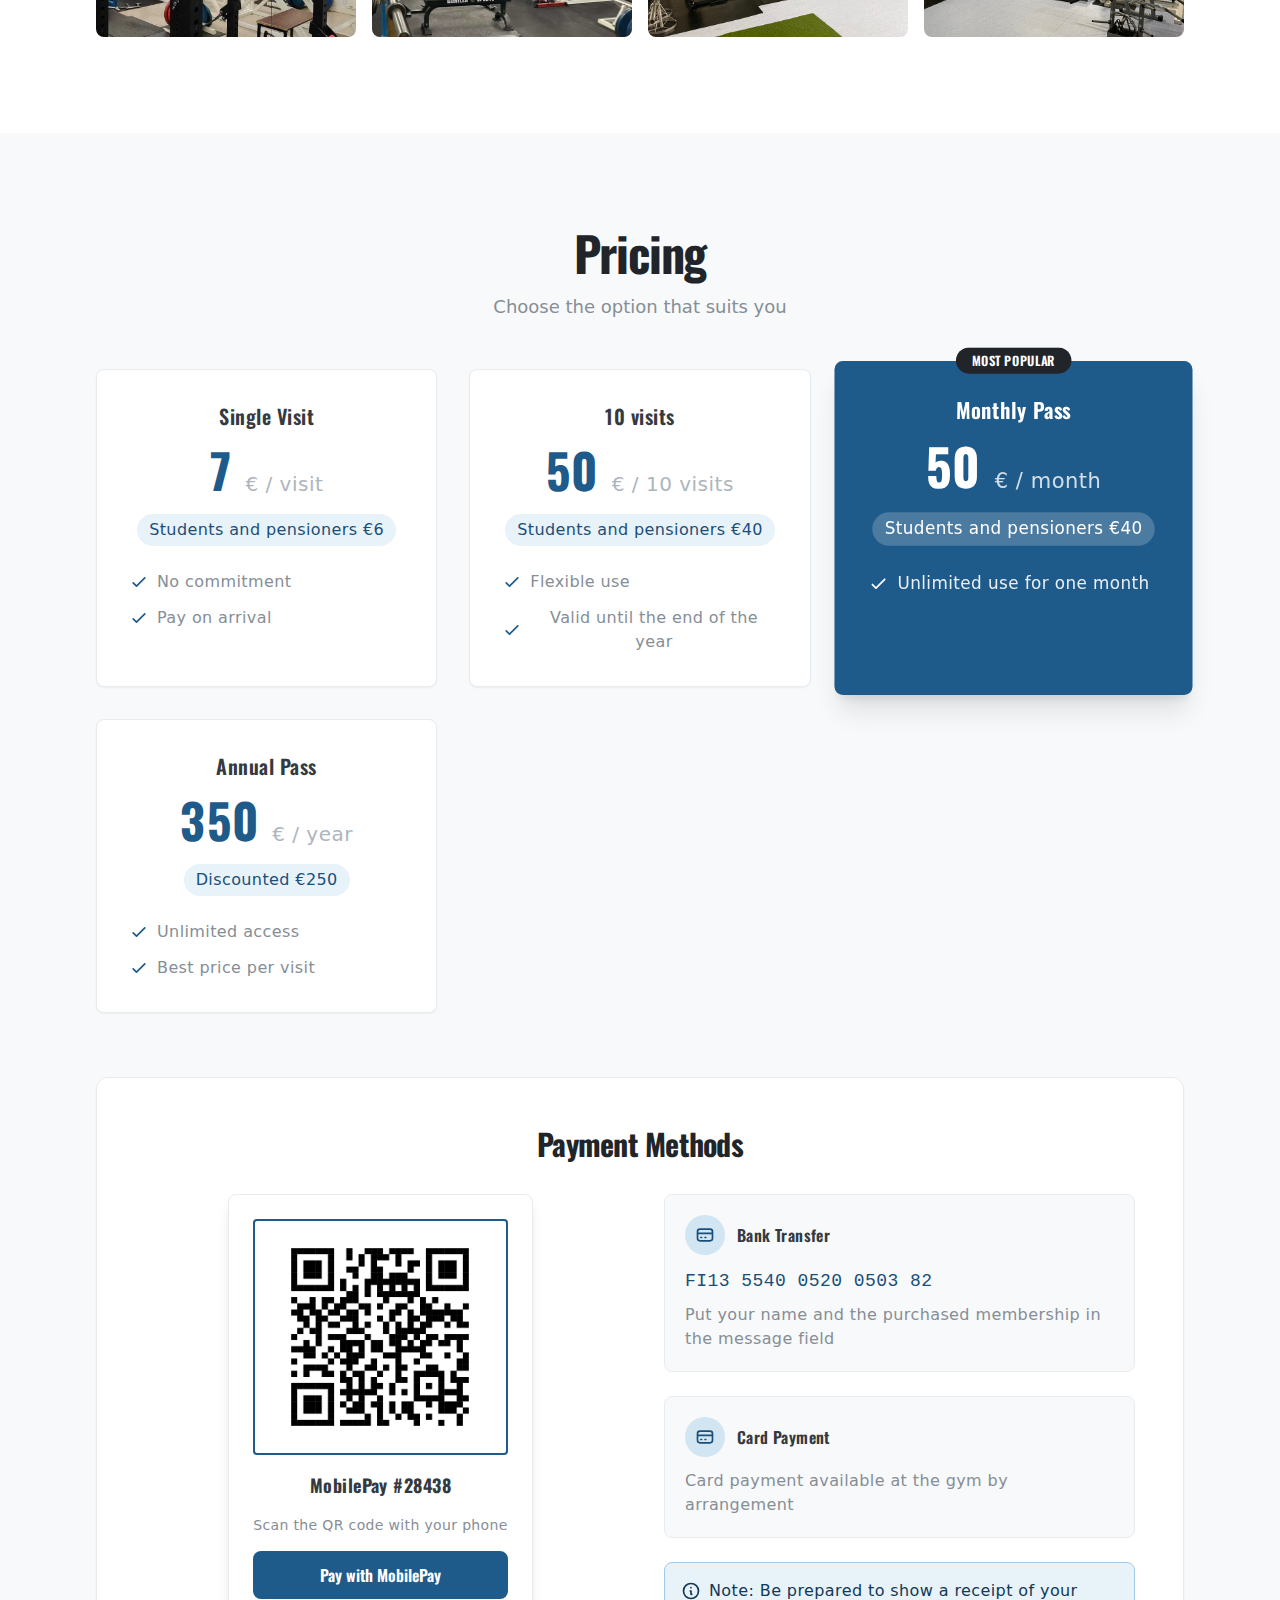
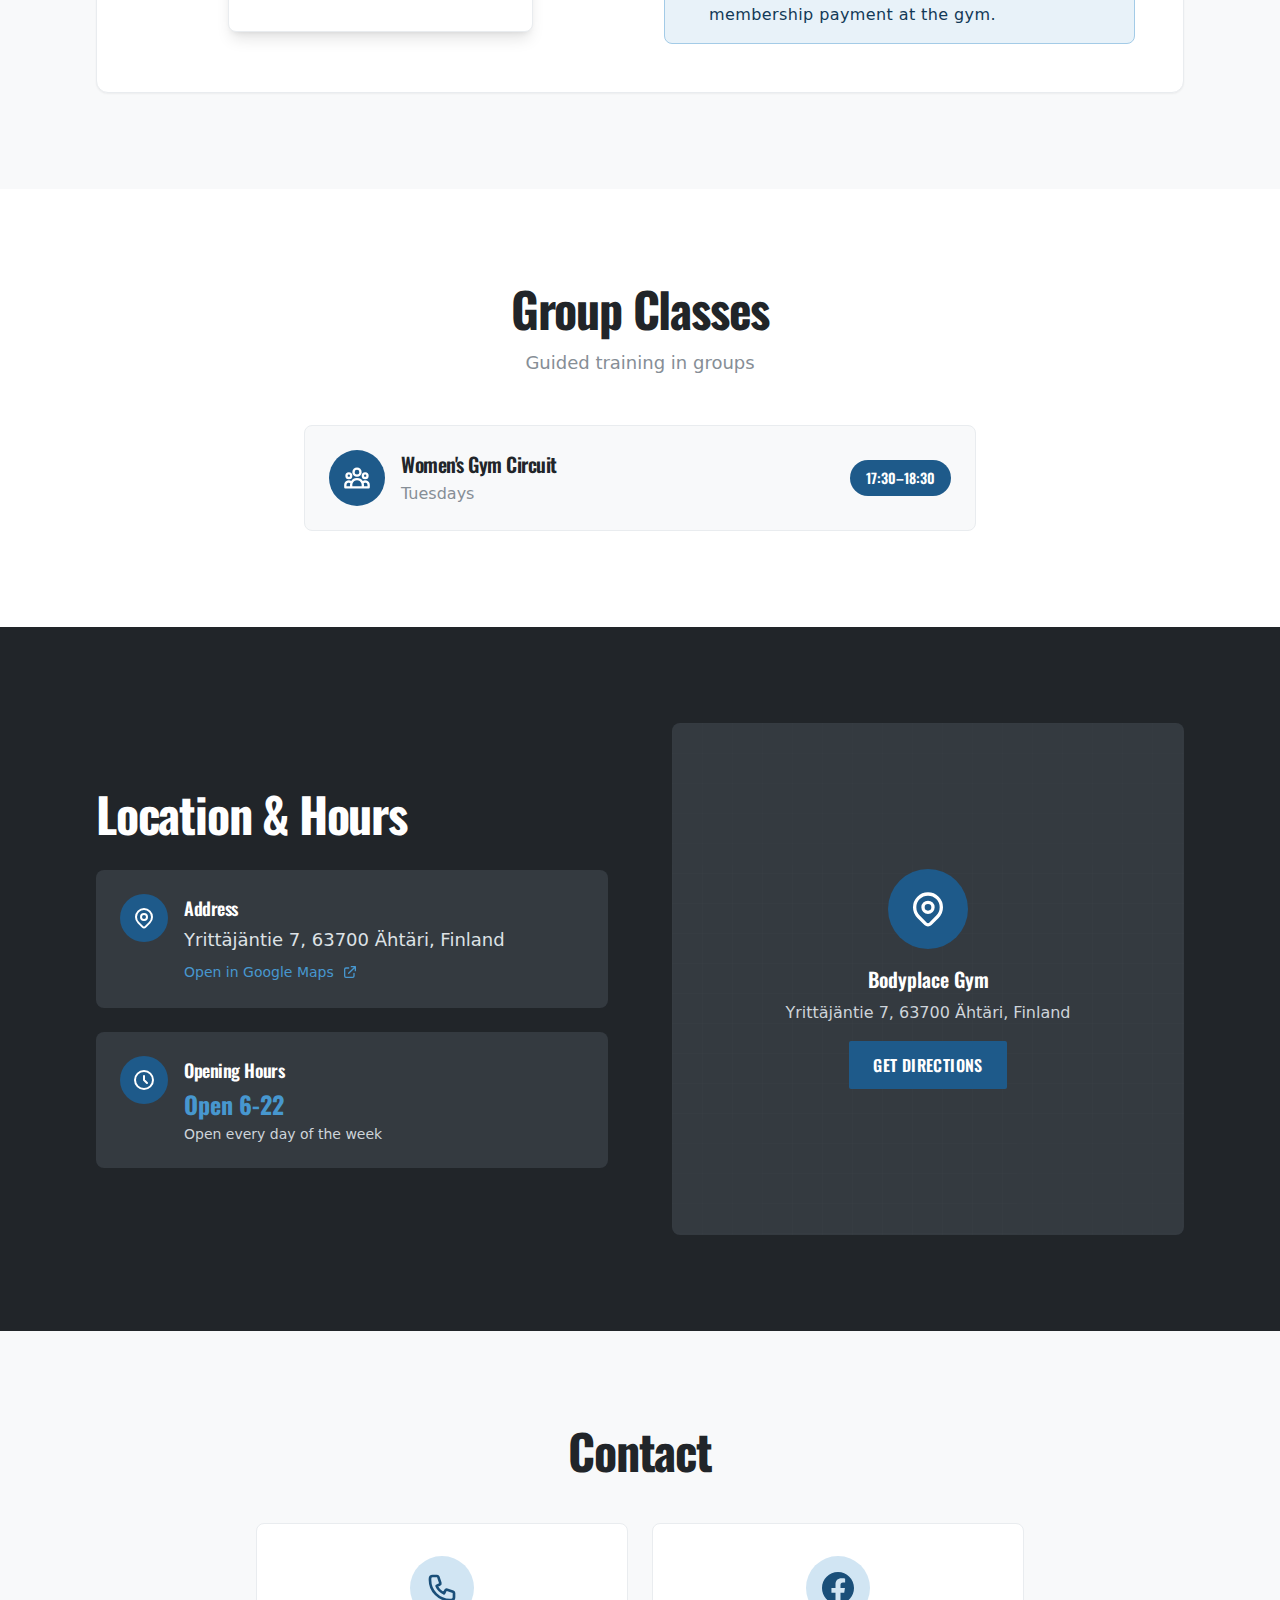
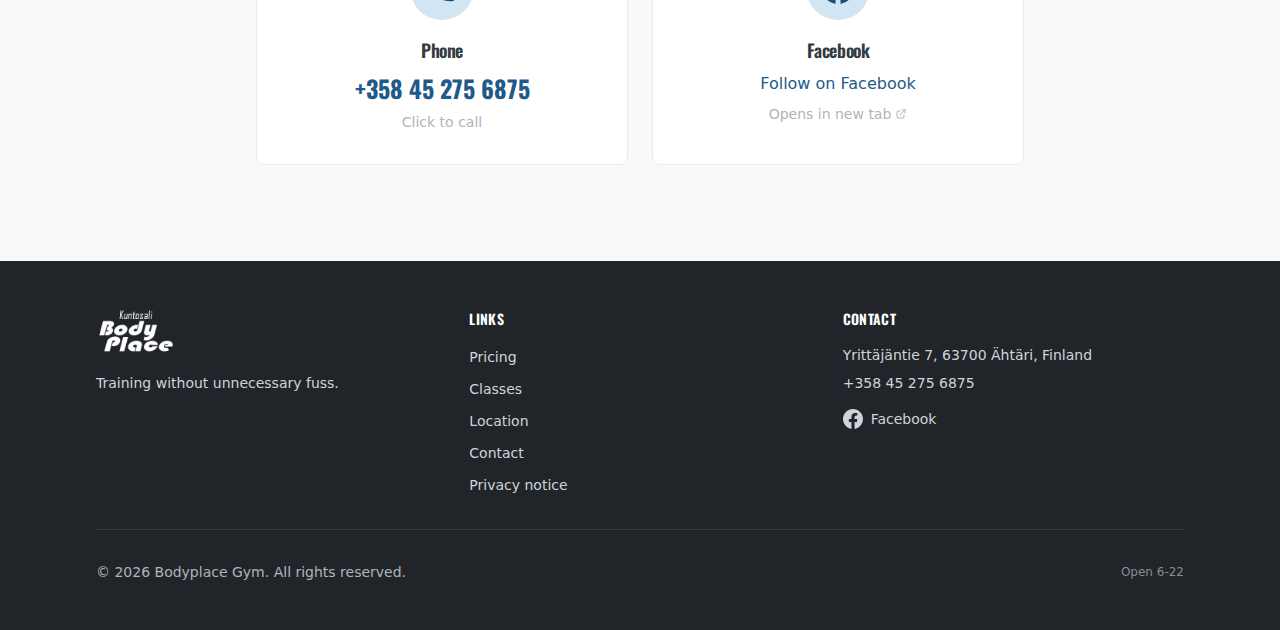
<file: en/index.html>
<!DOCTYPE html><html lang="en"> <head><meta charset="UTF-8"><meta name="viewport" content="width=device-width, initial-scale=1.0"><meta name="generator" content="Astro v5.16.8"><meta name="color-scheme" content="light only"><meta name="supported-color-schemes" content="light"><!-- Primary Meta Tags --><title>Bodyplace Gym | Ähtäri, Finland</title><meta name="title" content="Bodyplace Gym | Ähtäri, Finland"><meta name="description" content="Bodyplace Gym - Straightforward training. No fuss. 24/7 gym in Ähtäri. Single visit €7, monthly pass €50, annual pass €350."><!-- Favicon --><link rel="icon" type="image/svg+xml" href="/favicon.svg"><link rel="apple-touch-icon" href="/logo.png"><!-- Open Graph / Facebook --><meta property="og:type" content="website"><meta property="og:url" content="https://www.bodyplace.fi/en/"><meta property="og:site_name" content="Kuntosali Bodyplace"><meta property="og:title" content="Bodyplace Gym | Ähtäri, Finland"><meta property="og:description" content="Bodyplace Gym - Straightforward training. No fuss. 24/7 gym in Ähtäri. Single visit €7, monthly pass €50, annual pass €350."><meta property="og:image" content="https://www.bodyplace.fi/bodyplace2.jpg"><meta property="og:image:alt" content="Bodyplace Gym | Ähtäri, Finland"><meta property="og:locale" content="en_US"><!-- Twitter --><meta property="twitter:card" content="summary_large_image"><meta property="twitter:url" content="https://www.bodyplace.fi/en/"><meta property="twitter:title" content="Bodyplace Gym | Ähtäri, Finland"><meta property="twitter:description" content="Bodyplace Gym - Straightforward training. No fuss. 24/7 gym in Ähtäri. Single visit €7, monthly pass €50, annual pass €350."><meta property="twitter:image" content="https://www.bodyplace.fi/bodyplace2.jpg"><meta property="twitter:image:alt" content="Bodyplace Gym | Ähtäri, Finland"><!-- Structured Data --><script type="application/ld+json">{"@context":"https://schema.org","@type":"LocalBusiness","@id":"https://www.bodyplace.fi/","name":"Kuntosali Bodyplace","description":"Kuntosali Ähtärissä - avoinna 24/7","url":"https://www.bodyplace.fi/","telephone":"+358452756875","address":{"@type":"PostalAddress","streetAddress":"Yrittäjäntie 7","addressLocality":"Ähtäri","postalCode":"63700","addressCountry":"FI"},"geo":{"@type":"GeoCoordinates","latitude":62.5497,"longitude":24.0694},"openingHoursSpecification":[{"@type":"OpeningHoursSpecification","dayOfWeek":["Monday","Tuesday","Wednesday","Thursday","Friday","Saturday","Sunday"],"opens":"00:00","closes":"23:59"}],"priceRange":"€€","currenciesAccepted":"EUR","paymentAccepted":"Cash, MobilePay, Bank Transfer","sameAs":["https://www.facebook.com/bodyplace.ahtari"]}</script><!-- Canonical and language alternates --><link rel="canonical" href="https://www.bodyplace.fi/en/"><link rel="alternate" hreflang="fi" href="https://www.bodyplace.fi/"><link rel="alternate" hreflang="en" href="https://www.bodyplace.fi/en/"><link rel="alternate" hreflang="x-default" href="https://www.bodyplace.fi/"><link rel="stylesheet" href="/_astro/index.CVZOCCOw.css">
<style>summary[data-astro-cid-3ef6ksr2]::-webkit-details-marker{display:none}details[data-astro-cid-3ef6ksr2] .icon-close[data-astro-cid-3ef6ksr2]{display:none}details[data-astro-cid-3ef6ksr2][open] .icon-open[data-astro-cid-3ef6ksr2]{display:none}details[data-astro-cid-3ef6ksr2][open] .icon-close[data-astro-cid-3ef6ksr2]{display:inline}.nav-link[data-astro-cid-3ef6ksr2]{font-family:Oswald,system-ui,sans-serif;font-size:1rem;line-height:1.5rem;font-weight:600;text-transform:uppercase;letter-spacing:.05em;--tw-text-opacity: 1;color:rgb(73 80 87 / var(--tw-text-opacity, 1))}.nav-link[data-astro-cid-3ef6ksr2]:hover{--tw-text-opacity: 1;color:rgb(30 90 138 / var(--tw-text-opacity, 1))}.nav-link[data-astro-cid-3ef6ksr2]:focus{--tw-text-opacity: 1;color:rgb(30 90 138 / var(--tw-text-opacity, 1))}.nav-link[data-astro-cid-3ef6ksr2]{transition-property:color,background-color,border-color,text-decoration-color,fill,stroke;transition-timing-function:cubic-bezier(.4,0,.2,1);transition-duration:.2s;position:relative}.nav-link[data-astro-cid-3ef6ksr2]:after{content:"";position:absolute;bottom:0;left:0;height:.125rem;width:0px;--tw-bg-opacity: 1;background-color:rgb(30 90 138 / var(--tw-bg-opacity, 1));transition-property:all;transition-timing-function:cubic-bezier(.4,0,.2,1);transition-duration:.2s}.nav-link[data-astro-cid-3ef6ksr2]:hover:after,.nav-link[data-astro-cid-3ef6ksr2]:focus:after{width:100%}.mobile-nav-link[data-astro-cid-3ef6ksr2]{display:block;padding:.75rem 1rem;font-family:Oswald,system-ui,sans-serif;font-size:1.125rem;line-height:1.75rem;font-weight:600;text-transform:uppercase;letter-spacing:.025em;--tw-text-opacity: 1;color:rgb(73 80 87 / var(--tw-text-opacity, 1))}.mobile-nav-link[data-astro-cid-3ef6ksr2]:hover{--tw-bg-opacity: 1;background-color:rgb(248 249 250 / var(--tw-bg-opacity, 1));--tw-text-opacity: 1;color:rgb(30 90 138 / var(--tw-text-opacity, 1))}.mobile-nav-link[data-astro-cid-3ef6ksr2]{border-radius:.25rem;transition-property:color,background-color,border-color,text-decoration-color,fill,stroke;transition-timing-function:cubic-bezier(.4,0,.2,1);transition-duration:.2s}.hero-logo[data-astro-cid-bbe6dxrz]{filter:drop-shadow(0 0 4px rgba(255,255,255,1)) drop-shadow(0 0 6px rgba(255,255,255,1)) drop-shadow(0 0 8px rgba(255,255,255,.8)) drop-shadow(0 0 10px rgba(255,255,255,.6))}@media(prefers-reduced-motion:reduce){.animate-bounce[data-astro-cid-bbe6dxrz]{animation:none}}.feature-card[data-astro-cid-ygbk6wav]{transform:translateY(0)}.feature-card[data-astro-cid-ygbk6wav]:hover{transform:translateY(-4px)}@media(prefers-reduced-motion:reduce){.feature-card[data-astro-cid-ygbk6wav]:hover{transform:none}img[data-astro-cid-ygbk6wav]:hover{transform:none!important}}.qr-container[data-astro-cid-hulma4dd]{transition:transform .2s ease,box-shadow .2s ease}.qr-container[data-astro-cid-hulma4dd]:hover{transform:translateY(-2px);box-shadow:0 10px 25px -5px #00000026}.contact-card[data-astro-cid-jjagjrbk]{transform:translateY(0)}.contact-card[data-astro-cid-jjagjrbk]:hover{transform:translateY(-4px)}@media(prefers-reduced-motion:reduce){.contact-card[data-astro-cid-jjagjrbk]:hover{transform:none}}
</style></head> <body class="min-h-screen flex flex-col"> <!-- Skip to main content link for accessibility --> <a href="#main-content" class="skip-link"> Skip to content </a>  <header class="fixed top-0 left-0 right-0 z-50 bg-white/95 backdrop-blur-sm border-b border-steel-200 shadow-sm" data-astro-cid-3ef6ksr2> <div class="section-container" data-astro-cid-3ef6ksr2> <nav class="flex items-center justify-between h-16 md:h-20" aria-label="Main navigation" data-astro-cid-3ef6ksr2> <!-- Logo --> <a href="/en/" class="flex-shrink-0" aria-label="Bodyplace Gym - Home" data-astro-cid-3ef6ksr2> <img src="/logo.png" alt="Bodyplace Gym" class="h-12 md:h-16 w-auto" width="160" height="64" data-astro-cid-3ef6ksr2> </a> <!-- Desktop Navigation --> <div class="hidden md:flex items-center gap-8" data-astro-cid-3ef6ksr2> <ul class="flex items-center gap-6" role="list" data-astro-cid-3ef6ksr2> <li data-astro-cid-3ef6ksr2> <a href="#pricing" class="nav-link" data-astro-cid-3ef6ksr2>Pricing</a> </li> <li data-astro-cid-3ef6ksr2> <a href="#classes" class="nav-link" data-astro-cid-3ef6ksr2>Classes</a> </li> <li data-astro-cid-3ef6ksr2> <a href="#location" class="nav-link" data-astro-cid-3ef6ksr2>Location</a> </li> <li data-astro-cid-3ef6ksr2> <a href="#contact" class="nav-link" data-astro-cid-3ef6ksr2>Contact</a> </li> </ul> <!-- Language Toggle --> <div class="flex items-center gap-1 border-l border-steel-200 pl-6" role="group" aria-label="Language selection" data-astro-cid-3ef6ksr2> <a href="/" data-lang="fi" class="lang-btn px-3 py-1.5 text-base font-heading font-bold transition-colors text-steel-500 hover:text-steel-700" aria-pressed="false" aria-label="Suomi" data-astro-cid-3ef6ksr2> FI </a><a href="/en/" data-lang="en" class="lang-btn px-3 py-1.5 text-base font-heading font-bold transition-colors text-brand-500 bg-brand-50" aria-pressed="true" aria-label="English" data-astro-cid-3ef6ksr2> EN </a> </div> </div> <!-- Mobile Menu (no-JS baseline via <details>) --> <details class="md:hidden" data-astro-cid-3ef6ksr2> <summary class="list-none p-2 text-steel-700 hover:text-brand-500 transition-colors cursor-pointer" aria-label="Open menu" data-astro-cid-3ef6ksr2> <span class="sr-only" data-astro-cid-3ef6ksr2>Open menu</span> <svg class="w-6 h-6" fill="none" viewBox="0 0 24 24" stroke="currentColor" aria-hidden="true" data-astro-cid-3ef6ksr2> <path class="icon-open" stroke-linecap="round" stroke-linejoin="round" stroke-width="2" d="M4 6h16M4 12h16M4 18h16" data-astro-cid-3ef6ksr2></path> <path class="icon-close" stroke-linecap="round" stroke-linejoin="round" stroke-width="2" d="M6 18L18 6M6 6l12 12" data-astro-cid-3ef6ksr2></path> </svg> </summary> <div class="fixed left-0 right-0 top-16 bg-white border-t border-steel-200" data-astro-cid-3ef6ksr2> <div class="section-container py-4" data-astro-cid-3ef6ksr2> <ul class="flex flex-col gap-2" role="list" data-astro-cid-3ef6ksr2> <li data-astro-cid-3ef6ksr2> <a href="#pricing" class="mobile-nav-link" data-astro-cid-3ef6ksr2>Pricing</a> </li> <li data-astro-cid-3ef6ksr2> <a href="#classes" class="mobile-nav-link" data-astro-cid-3ef6ksr2>Classes</a> </li> <li data-astro-cid-3ef6ksr2> <a href="#location" class="mobile-nav-link" data-astro-cid-3ef6ksr2>Location</a> </li> <li data-astro-cid-3ef6ksr2> <a href="#contact" class="mobile-nav-link" data-astro-cid-3ef6ksr2>Contact</a> </li> </ul> <div class="flex items-center gap-2 mt-4 pt-4 border-t border-steel-200" role="group" aria-label="Language selection" data-astro-cid-3ef6ksr2> <a href="/" data-lang="fi" class="lang-btn px-3 py-2 text-base font-heading font-bold transition-colors rounded text-steel-500 hover:text-steel-700 bg-steel-50" aria-pressed="false" aria-label="Suomi" data-astro-cid-3ef6ksr2> FI </a><a href="/en/" data-lang="en" class="lang-btn px-3 py-2 text-base font-heading font-bold transition-colors rounded text-brand-500 bg-brand-50" aria-pressed="true" aria-label="English" data-astro-cid-3ef6ksr2> EN </a> </div> </div> </div> </details> </nav> </div> </header>  <script type="module">document.addEventListener("click",n=>{const e=n.target.closest(".lang-btn");if(e){const t=e.getAttribute("data-lang");t&&(t==="fi"||t==="en")&&localStorage.setItem("lang",t)}});</script> <main id="main-content"> <section class="relative min-h-screen flex items-center justify-center pt-16 md:pt-20" aria-labelledby="hero-heading" data-astro-cid-bbe6dxrz> <!-- Background Image with Overlay --> <div class="absolute inset-0 z-0" data-astro-cid-bbe6dxrz> <img src="/bodyplace2.jpg" alt="" role="presentation" class="w-full h-full object-cover" loading="eager" data-astro-cid-bbe6dxrz> <div class="absolute inset-0 bg-gradient-to-b from-steel-900/70 via-steel-900/50 to-steel-900/80" data-astro-cid-bbe6dxrz></div> </div> <!-- Content --> <div class="relative z-10 section-container text-center py-20" data-astro-cid-bbe6dxrz> <div class="max-w-3xl mx-auto" data-astro-cid-bbe6dxrz> <!-- Logo badge --> <div class="mb-8 inline-block" data-astro-cid-bbe6dxrz> <img src="/logo.png" alt="Bodyplace Gym" class="h-24 md:h-32 lg:h-40 w-auto mx-auto hero-logo" width="200" height="80" data-astro-cid-bbe6dxrz> </div> <!-- Main heading / slogan --> <h1 id="hero-heading" class="text-4xl md:text-5xl lg:text-6xl font-heading font-bold text-white mb-6 text-balance" data-astro-cid-bbe6dxrz> Straightforward training. No fuss. </h1> <!-- Subtext --> <p class="text-xl md:text-2xl text-steel-200 mb-10 font-light" data-astro-cid-bbe6dxrz> Yrittäjäntie 7, Ähtäri </p> <!-- CTA Buttons --> <div class="flex flex-col sm:flex-row gap-4 justify-center items-center" data-astro-cid-bbe6dxrz> <a href="#pricing" class="btn-primary text-lg px-8 py-4 w-full sm:w-auto" data-astro-cid-bbe6dxrz> View Pricing </a> <a href="#location" class="btn-secondary text-lg px-8 py-4 w-full sm:w-auto border-white text-white hover:bg-white hover:text-steel-900" data-astro-cid-bbe6dxrz> Find Us </a> </div> </div> <!-- Scroll indicator --> <div class="absolute bottom-8 left-1/2 transform -translate-x-1/2 animate-bounce" data-astro-cid-bbe6dxrz> <a href="#why" aria-label="Scroll down" class="text-white/70 hover:text-white transition-colors" data-astro-cid-bbe6dxrz> <svg class="w-8 h-8" fill="none" viewBox="0 0 24 24" stroke="currentColor" aria-hidden="true" data-astro-cid-bbe6dxrz> <path stroke-linecap="round" stroke-linejoin="round" stroke-width="2" d="M19 14l-7 7m0 0l-7-7m7 7V3" data-astro-cid-bbe6dxrz></path> </svg> </a> </div> </div> </section>  <section id="why" class="section-padding bg-white" aria-labelledby="why-heading" data-astro-cid-ygbk6wav> <div class="section-container" data-astro-cid-ygbk6wav> <!-- Section Header --> <div class="text-center mb-12 lg:mb-16" data-astro-cid-ygbk6wav> <h2 id="why-heading" class="text-3xl md:text-4xl lg:text-5xl font-heading font-bold text-steel-900 mb-4" data-astro-cid-ygbk6wav> Why Bodyplace? </h2> </div> <!-- Features Grid --> <div class="grid sm:grid-cols-2 lg:grid-cols-4 gap-6 lg:gap-8" data-astro-cid-ygbk6wav> <div class="feature-card text-center p-6 rounded-lg bg-steel-50 border border-steel-100 hover:border-brand-300 hover:shadow-md transition-all duration-300" data-astro-cid-ygbk6wav>  <div class="w-16 h-16 mx-auto mb-4 bg-brand-500 rounded-full flex items-center justify-center" data-astro-cid-ygbk6wav> <svg class="w-8 h-8 text-white" fill="none" viewBox="0 0 24 24" stroke="currentColor" aria-hidden="true" data-astro-cid-ygbk6wav><path stroke-linecap="round" stroke-linejoin="round" stroke-width="2" d="M12 8v4l3 3m6-3a9 9 0 11-18 0 9 9 0 0118 0z" /></svg> </div>  <h3 class="font-heading font-semibold text-xl text-steel-900 mb-2 tracking-wide" data-astro-cid-ygbk6wav> Open 6-22 </h3>  <p class="text-steel-600 text-base leading-relaxed tracking-wide" data-astro-cid-ygbk6wav> Train every day of the week </p> </div><div class="feature-card text-center p-6 rounded-lg bg-steel-50 border border-steel-100 hover:border-brand-300 hover:shadow-md transition-all duration-300" data-astro-cid-ygbk6wav>  <div class="w-16 h-16 mx-auto mb-4 bg-brand-500 rounded-full flex items-center justify-center" data-astro-cid-ygbk6wav> <svg class="w-8 h-8 text-white" fill="none" viewBox="0 0 24 24" stroke="currentColor" aria-hidden="true" data-astro-cid-ygbk6wav><path stroke-linecap="round" stroke-linejoin="round" stroke-width="2" d="M8 11V7a4 4 0 118 0m-4 8v2m-6 4h12a2 2 0 002-2v-6a2 2 0 00-2-2H6a2 2 0 00-2 2v6a2 2 0 002 2z" /></svg> </div>  <h3 class="font-heading font-semibold text-xl text-steel-900 mb-2 tracking-wide" data-astro-cid-ygbk6wav> No commitment </h3>  <p class="text-steel-600 text-base leading-relaxed tracking-wide" data-astro-cid-ygbk6wav> Single visits and unlimited use for a certain period. </p> </div><div class="feature-card text-center p-6 rounded-lg bg-steel-50 border border-steel-100 hover:border-brand-300 hover:shadow-md transition-all duration-300" data-astro-cid-ygbk6wav>  <div class="w-16 h-16 mx-auto mb-4 bg-brand-500 rounded-full flex items-center justify-center" data-astro-cid-ygbk6wav> <svg class="w-8 h-8 text-white" fill="none" viewBox="0 0 24 24" stroke="currentColor" aria-hidden="true" data-astro-cid-ygbk6wav><path stroke-linecap="round" stroke-linejoin="round" stroke-width="2" d="M19.428 15.428a2 2 0 00-1.022-.547l-2.387-.477a6 6 0 00-3.86.517l-.318.158a6 6 0 01-3.86.517L6.05 15.21a2 2 0 00-1.806.547M8 4h8l-1 1v5.172a2 2 0 00.586 1.414l5 5c1.26 1.26.367 3.414-1.415 3.414H4.828c-1.782 0-2.674-2.154-1.414-3.414l5-5A2 2 0 009 10.172V5L8 4z" /></svg> </div>  <h3 class="font-heading font-semibold text-xl text-steel-900 mb-2 tracking-wide" data-astro-cid-ygbk6wav> Versatile equipment </h3>  <p class="text-steel-600 text-base leading-relaxed tracking-wide" data-astro-cid-ygbk6wav> Free weights, machines, and functional training area. </p> </div><div class="feature-card text-center p-6 rounded-lg bg-steel-50 border border-steel-100 hover:border-brand-300 hover:shadow-md transition-all duration-300" data-astro-cid-ygbk6wav>  <div class="w-16 h-16 mx-auto mb-4 bg-brand-500 rounded-full flex items-center justify-center" data-astro-cid-ygbk6wav> <svg class="w-8 h-8 text-white" fill="none" viewBox="0 0 24 24" stroke="currentColor" aria-hidden="true" data-astro-cid-ygbk6wav><path stroke-linecap="round" stroke-linejoin="round" stroke-width="2" d="M14.828 14.828a4 4 0 01-5.656 0M9 10h.01M15 10h.01M21 12a9 9 0 11-18 0 9 9 0 0118 0z" /></svg> </div>  <h3 class="font-heading font-semibold text-xl text-steel-900 mb-2 tracking-wide" data-astro-cid-ygbk6wav> Peaceful environment </h3>  <p class="text-steel-600 text-base leading-relaxed tracking-wide" data-astro-cid-ygbk6wav> Focus on your workout without noise and queues. </p> </div> </div> <!-- Gym Images Gallery --> <div class="mt-16 grid grid-cols-2 lg:grid-cols-4 gap-4" data-astro-cid-ygbk6wav> <div class="aspect-[4/3] overflow-hidden rounded-lg" data-astro-cid-ygbk6wav> <img src="/bodyplace1.jpg" alt="Bodyplace Gym - free weights and bars" class="w-full h-full object-cover hover:scale-105 transition-transform duration-500" loading="lazy" data-astro-cid-ygbk6wav> </div> <div class="aspect-[4/3] overflow-hidden rounded-lg" data-astro-cid-ygbk6wav> <img src="/bodyplace2.jpg" alt="Bodyplace Gym - wide range of equipment" class="w-full h-full object-cover hover:scale-105 transition-transform duration-500" loading="lazy" data-astro-cid-ygbk6wav> </div> <div class="aspect-[4/3] overflow-hidden rounded-lg hidden lg:block" data-astro-cid-ygbk6wav> <img src="/bodyplace3.jpg" alt="Bodyplace Gym - functional training area" class="w-full h-full object-cover hover:scale-105 transition-transform duration-500" loading="lazy" data-astro-cid-ygbk6wav> </div> <div class="aspect-[4/3] overflow-hidden rounded-lg hidden lg:block" data-astro-cid-ygbk6wav> <img src="/bodyplace4.jpg" alt="Bodyplace Gym - spacious and bright gym" class="w-full h-full object-cover hover:scale-105 transition-transform duration-500" loading="lazy" data-astro-cid-ygbk6wav> </div> </div> </div> </section>  <section id="pricing" class="section-padding bg-steel-50" aria-labelledby="pricing-heading"> <div class="section-container"> <!-- Section Header --> <div class="text-center mb-12"> <h2 id="pricing-heading" class="text-3xl md:text-4xl lg:text-5xl font-heading font-bold text-steel-900 mb-4"> Pricing </h2> <p class="text-lg text-steel-600 max-w-2xl mx-auto"> Choose the option that suits you </p> </div> <!-- Pricing Cards --> <div class="grid md:grid-cols-3 gap-6 lg:gap-8 mb-16"> <div class="rounded-lg p-6 lg:p-8 relative bg-white border border-steel-200 shadow-sm hover:shadow-md hover:border-brand-300 transition-all">    <div class="text-center"> <h3 class="font-heading font-semibold text-xl mb-4 tracking-wide text-steel-800"> Single Visit </h3> <div class="mb-4"> <span class="text-5xl font-heading font-bold tracking-wide text-brand-500"> 7 </span> <span class="text-xl tracking-wide text-steel-500"> € / visit </span> </div>  <p class="text-base font-medium mb-6 inline-block px-3 py-1 rounded-full tracking-wide bg-brand-50 text-brand-600"> Students and pensioners €6 </p>  <ul class="space-y-3"> <li class="flex items-center gap-2 text-base tracking-wide text-steel-600"> <svg class="w-5 h-5 flex-shrink-0 text-brand-500" fill="none" viewBox="0 0 24 24" stroke="currentColor" aria-hidden="true"> <path stroke-linecap="round" stroke-linejoin="round" stroke-width="2" d="M5 13l4 4L19 7"></path> </svg> <span>No commitment</span> </li><li class="flex items-center gap-2 text-base tracking-wide text-steel-600"> <svg class="w-5 h-5 flex-shrink-0 text-brand-500" fill="none" viewBox="0 0 24 24" stroke="currentColor" aria-hidden="true"> <path stroke-linecap="round" stroke-linejoin="round" stroke-width="2" d="M5 13l4 4L19 7"></path> </svg> <span>Pay on arrival</span> </li> </ul> </div> </div><div class="rounded-lg p-6 lg:p-8 relative bg-white border border-steel-200 shadow-sm hover:shadow-md hover:border-brand-300 transition-all">    <div class="text-center"> <h3 class="font-heading font-semibold text-xl mb-4 tracking-wide text-steel-800"> 10 visits </h3> <div class="mb-4"> <span class="text-5xl font-heading font-bold tracking-wide text-brand-500"> 50 </span> <span class="text-xl tracking-wide text-steel-500"> € / 10 visits </span> </div>  <p class="text-base font-medium mb-6 inline-block px-3 py-1 rounded-full tracking-wide bg-brand-50 text-brand-600"> Students and pensioners €40 </p>  <ul class="space-y-3"> <li class="flex items-center gap-2 text-base tracking-wide text-steel-600"> <svg class="w-5 h-5 flex-shrink-0 text-brand-500" fill="none" viewBox="0 0 24 24" stroke="currentColor" aria-hidden="true"> <path stroke-linecap="round" stroke-linejoin="round" stroke-width="2" d="M5 13l4 4L19 7"></path> </svg> <span>Flexible use</span> </li><li class="flex items-center gap-2 text-base tracking-wide text-steel-600"> <svg class="w-5 h-5 flex-shrink-0 text-brand-500" fill="none" viewBox="0 0 24 24" stroke="currentColor" aria-hidden="true"> <path stroke-linecap="round" stroke-linejoin="round" stroke-width="2" d="M5 13l4 4L19 7"></path> </svg> <span>Valid until the end of the year</span> </li> </ul> </div> </div><div class="rounded-lg p-6 lg:p-8 relative bg-brand-500 text-white shadow-xl scale-105 z-10">  <div class="absolute -top-3 left-1/2 transform -translate-x-1/2"> <span class="bg-steel-900 text-white text-xs font-heading font-semibold uppercase tracking-wide px-4 py-1 rounded-full"> Most Popular </span> </div>  <div class="text-center"> <h3 class="font-heading font-semibold text-xl mb-4 tracking-wide text-white"> Monthly Pass </h3> <div class="mb-4"> <span class="text-5xl font-heading font-bold tracking-wide text-white"> 50 </span> <span class="text-xl tracking-wide text-white/80"> € / month </span> </div>  <p class="text-base font-medium mb-6 inline-block px-3 py-1 rounded-full tracking-wide bg-white/20 text-white"> Students and pensioners €40 </p>  <ul class="space-y-3"> <li class="flex items-center gap-2 text-base tracking-wide text-white/90"> <svg class="w-5 h-5 flex-shrink-0 text-white" fill="none" viewBox="0 0 24 24" stroke="currentColor" aria-hidden="true"> <path stroke-linecap="round" stroke-linejoin="round" stroke-width="2" d="M5 13l4 4L19 7"></path> </svg> <span>Unlimited use for one month</span> </li> </ul> </div> </div><div class="rounded-lg p-6 lg:p-8 relative bg-white border border-steel-200 shadow-sm hover:shadow-md hover:border-brand-300 transition-all">    <div class="text-center"> <h3 class="font-heading font-semibold text-xl mb-4 tracking-wide text-steel-800"> Annual Pass </h3> <div class="mb-4"> <span class="text-5xl font-heading font-bold tracking-wide text-brand-500"> 350 </span> <span class="text-xl tracking-wide text-steel-500"> € / year </span> </div>  <p class="text-base font-medium mb-6 inline-block px-3 py-1 rounded-full tracking-wide bg-brand-50 text-brand-600"> Discounted €250 </p>  <ul class="space-y-3"> <li class="flex items-center gap-2 text-base tracking-wide text-steel-600"> <svg class="w-5 h-5 flex-shrink-0 text-brand-500" fill="none" viewBox="0 0 24 24" stroke="currentColor" aria-hidden="true"> <path stroke-linecap="round" stroke-linejoin="round" stroke-width="2" d="M5 13l4 4L19 7"></path> </svg> <span>Unlimited access</span> </li><li class="flex items-center gap-2 text-base tracking-wide text-steel-600"> <svg class="w-5 h-5 flex-shrink-0 text-brand-500" fill="none" viewBox="0 0 24 24" stroke="currentColor" aria-hidden="true"> <path stroke-linecap="round" stroke-linejoin="round" stroke-width="2" d="M5 13l4 4L19 7"></path> </svg> <span>Best price per visit</span> </li> </ul> </div> </div> </div> <!-- Payment Methods Section --> <div class="bg-white rounded-xl p-8 lg:p-12 shadow-sm border border-steel-200"> <h3 class="text-2xl md:text-3xl font-heading font-bold text-steel-900 text-center mb-8"> Payment Methods </h3> <div class="grid lg:grid-cols-2 gap-8 lg:gap-12 items-start"> <!-- QR Code Column --> <div class="flex justify-center"> <div class="qr-container bg-white p-6 rounded-lg shadow-lg border border-steel-200 max-w-sm mx-auto" data-astro-cid-hulma4dd> <!-- QR Code Visual --> <div class="qr-code-wrapper bg-white p-4 rounded border-2 border-brand-500 mb-4" data-astro-cid-hulma4dd> <img src="/QRcode.png" alt="Scan this code to pay with MobilePay to number #28438" class="w-full h-auto max-w-[200px] mx-auto" width="200" height="200" data-astro-cid-hulma4dd> </div> <!-- MobilePay branding --> <div class="flex items-center justify-center gap-2 mb-4" data-astro-cid-hulma4dd> <span class="font-heading font-bold text-lg text-steel-800 tracking-wide" data-astro-cid-hulma4dd>MobilePay #28438</span> </div> <!-- Instructions --> <p class="text-steel-600 text-center text-sm mb-4 tracking-wide" data-astro-cid-hulma4dd> Scan the QR code with your phone </p> <!-- Mobile Payment Button (prominent on mobile, available on desktop) --> <a href="https://qr.mobilepay.fi/vp/UZJ75F_9M" class="block w-full bg-brand-500 hover:bg-brand-600 text-white font-heading font-semibold py-3 px-6 rounded-lg text-center transition-colors mb-3 md:mb-2" rel="noopener noreferrer" data-astro-cid-hulma4dd> Pay with MobilePay </a> <!-- Helper text for mobile users --> <p class="text-steel-500 text-center text-xs mb-2 md:hidden tracking-wide" data-astro-cid-hulma4dd>
📱 On mobile? Tap the button above to pay </p> </div>  </div> <!-- Other Payment Methods Column --> <div class="space-y-6"> <!-- Bank Transfer --> <div class="p-5 bg-steel-50 rounded-lg border border-steel-200"> <div class="flex items-center gap-3 mb-3"> <div class="w-10 h-10 bg-brand-100 rounded-full flex items-center justify-center"> <svg class="w-5 h-5 text-brand-600" fill="none" viewBox="0 0 24 24" stroke="currentColor" aria-hidden="true"> <path stroke-linecap="round" stroke-linejoin="round" stroke-width="2" d="M3 10h18M7 15h1m4 0h1m-7 4h12a3 3 0 003-3V8a3 3 0 00-3-3H6a3 3 0 00-3 3v8a3 3 0 003 3z"></path> </svg> </div> <h4 class="font-heading font-semibold text-steel-800 tracking-wide">Bank Transfer</h4> </div> <p class="font-mono text-lg text-brand-600 mb-2 select-all tracking-wide">FI13 5540 0520 0503 82</p> <p class="text-base text-steel-600 tracking-wide">Put your name and the purchased membership in the message field</p> </div> <!-- Card Payment --> <div class="p-5 bg-steel-50 rounded-lg border border-steel-200"> <div class="flex items-center gap-3 mb-3"> <div class="w-10 h-10 bg-brand-100 rounded-full flex items-center justify-center"> <svg class="w-5 h-5 text-brand-600" fill="none" viewBox="0 0 24 24" stroke="currentColor" aria-hidden="true"> <path stroke-linecap="round" stroke-linejoin="round" stroke-width="2" d="M3 10h18M7 15h1m4 0h1m-7 4h12a3 3 0 003-3V8a3 3 0 00-3-3H6a3 3 0 00-3 3v8a3 3 0 003 3z"></path> </svg> </div> <h4 class="font-heading font-semibold text-steel-800 tracking-wide">Card Payment</h4> </div> <p class="text-base text-steel-600 tracking-wide">Card payment available at the gym by arrangement</p> </div> <!-- Important Note --> <div class="p-4 bg-brand-50 rounded-lg border border-brand-200"> <p class="text-base text-brand-800 flex items-start gap-2 tracking-wide"> <svg class="w-5 h-5 flex-shrink-0 mt-0.5" fill="none" viewBox="0 0 24 24" stroke="currentColor" aria-hidden="true"> <path stroke-linecap="round" stroke-linejoin="round" stroke-width="2" d="M13 16h-1v-4h-1m1-4h.01M21 12a9 9 0 11-18 0 9 9 0 0118 0z"></path> </svg> <span>Note: Be prepared to show a receipt of your membership payment at the gym.</span> </p> </div> </div> </div> </div> </div> </section> <section id="classes" class="section-padding bg-white" aria-labelledby="classes-heading"> <div class="section-container"> <!-- Section Header --> <div class="text-center mb-12"> <h2 id="classes-heading" class="text-3xl md:text-4xl lg:text-5xl font-heading font-bold text-steel-900 mb-4"> Group Classes </h2> <p class="text-lg text-steel-600 max-w-2xl mx-auto"> Guided training in groups </p> </div> <!-- Classes List --> <div class="max-w-2xl mx-auto"> <div class="bg-steel-50 border border-steel-200 rounded-lg p-6 flex flex-col sm:flex-row sm:items-center gap-4 hover:border-brand-300 hover:shadow-md transition-all duration-300">  <div class="w-14 h-14 bg-brand-500 rounded-full flex items-center justify-center flex-shrink-0"> <svg class="w-7 h-7 text-white" fill="none" viewBox="0 0 24 24" stroke="currentColor" aria-hidden="true"> <path stroke-linecap="round" stroke-linejoin="round" stroke-width="2" d="M17 20h5v-2a3 3 0 00-5.356-1.857M17 20H7m10 0v-2c0-.656-.126-1.283-.356-1.857M7 20H2v-2a3 3 0 015.356-1.857M7 20v-2c0-.656.126-1.283.356-1.857m0 0a5.002 5.002 0 019.288 0M15 7a3 3 0 11-6 0 3 3 0 016 0zm6 3a2 2 0 11-4 0 2 2 0 014 0zM7 10a2 2 0 11-4 0 2 2 0 014 0z"></path> </svg> </div>  <div class="flex-grow"> <h3 class="font-heading font-semibold text-xl text-steel-900 mb-1"> Women&#39;s Gym Circuit </h3> <p class="text-steel-600"> <span class="font-medium">Tuesdays</span> </p> </div>  <div class="sm:text-right"> <span class="inline-block bg-brand-500 text-white font-heading font-semibold px-4 py-2 rounded-full text-sm"> 17:30–18:30 </span> </div> </div>   </div> </div> </section> <section id="location" class="section-padding bg-steel-900 text-white" aria-labelledby="location-heading"> <div class="section-container"> <div class="grid lg:grid-cols-2 gap-12 lg:gap-16 items-center"> <!-- Info Column --> <div> <h2 id="location-heading" class="text-3xl md:text-4xl lg:text-5xl font-heading font-bold text-white mb-8"> Location &amp; Hours </h2> <!-- Address Card --> <div class="bg-steel-800 rounded-lg p-6 mb-6"> <div class="flex items-start gap-4"> <div class="w-12 h-12 bg-brand-500 rounded-full flex items-center justify-center flex-shrink-0"> <svg class="w-6 h-6 text-white" fill="none" viewBox="0 0 24 24" stroke="currentColor" aria-hidden="true"> <path stroke-linecap="round" stroke-linejoin="round" stroke-width="2" d="M17.657 16.657L13.414 20.9a1.998 1.998 0 01-2.827 0l-4.244-4.243a8 8 0 1111.314 0z"></path> <path stroke-linecap="round" stroke-linejoin="round" stroke-width="2" d="M15 11a3 3 0 11-6 0 3 3 0 016 0z"></path> </svg> </div> <div> <h3 class="font-heading font-semibold text-lg text-white mb-1">Address</h3> <p class="text-steel-300 text-lg">Yrittäjäntie 7, 63700 Ähtäri, Finland</p> <a href="https://www.google.com/maps/search/?api=1&query=Yritt%C3%A4j%C3%A4ntie%207%2C%2063700%20%C3%84ht%C3%A4ri%2C%20Finland" target="_blank" rel="noopener noreferrer" class="inline-flex items-center gap-2 text-brand-400 hover:text-brand-300 mt-2 text-sm font-medium transition-colors" aria-label="Open in Google Maps"> <span>Open in Google Maps</span> <svg class="w-4 h-4" fill="none" viewBox="0 0 24 24" stroke="currentColor" aria-hidden="true"> <path stroke-linecap="round" stroke-linejoin="round" stroke-width="2" d="M10 6H6a2 2 0 00-2 2v10a2 2 0 002 2h10a2 2 0 002-2v-4M14 4h6m0 0v6m0-6L10 14"></path> </svg> </a> </div> </div> </div> <!-- Hours Card --> <div class="bg-steel-800 rounded-lg p-6"> <div class="flex items-start gap-4"> <div class="w-12 h-12 bg-brand-500 rounded-full flex items-center justify-center flex-shrink-0"> <svg class="w-6 h-6 text-white" fill="none" viewBox="0 0 24 24" stroke="currentColor" aria-hidden="true"> <path stroke-linecap="round" stroke-linejoin="round" stroke-width="2" d="M12 8v4l3 3m6-3a9 9 0 11-18 0 9 9 0 0118 0z"></path> </svg> </div> <div> <h3 class="font-heading font-semibold text-lg text-white mb-1">Opening Hours</h3> <p class="text-2xl font-heading font-bold text-brand-400 mb-1">Open 6-22</p> <p class="text-steel-400 text-sm">Open every day of the week</p> </div> </div> </div> </div> <!-- Map Column --> <div class="relative aspect-video lg:aspect-square rounded-lg overflow-hidden bg-steel-800"> <!-- Static map placeholder with directions link --> <div class="absolute inset-0 flex flex-col items-center justify-center p-6 text-center z-10"> <div class="w-20 h-20 bg-brand-500 rounded-full flex items-center justify-center mb-4"> <svg class="w-10 h-10 text-white" fill="none" viewBox="0 0 24 24" stroke="currentColor" aria-hidden="true"> <path stroke-linecap="round" stroke-linejoin="round" stroke-width="2" d="M17.657 16.657L13.414 20.9a1.998 1.998 0 01-2.827 0l-4.244-4.243a8 8 0 1111.314 0z"></path> <path stroke-linecap="round" stroke-linejoin="round" stroke-width="2" d="M15 11a3 3 0 11-6 0 3 3 0 016 0z"></path> </svg> </div> <p class="text-white font-heading font-semibold text-xl mb-2">Bodyplace Gym</p> <p class="text-steel-400 mb-4">Yrittäjäntie 7, 63700 Ähtäri, Finland</p> <a href="https://www.google.com/maps/dir/?api=1&destination=Yritt%C3%A4j%C3%A4ntie%207%2C%2063700%20%C3%84ht%C3%A4ri%2C%20Finland" target="_blank" rel="noopener noreferrer" class="btn-primary relative z-20" aria-label="Get directions"> Get directions </a> </div> <!-- Decorative grid lines --> <div class="absolute inset-0 opacity-10 pointer-events-none" aria-hidden="true"> <div class="h-full w-full" style="background-image: linear-gradient(rgba(255,255,255,0.1) 1px, transparent 1px), linear-gradient(90deg, rgba(255,255,255,0.1) 1px, transparent 1px); background-size: 30px 30px;"></div> </div> </div> </div> </div> </section> <section id="contact" class="section-padding bg-steel-50" aria-labelledby="contact-heading" data-astro-cid-jjagjrbk> <div class="section-container" data-astro-cid-jjagjrbk> <!-- Section Header --> <div class="text-center mb-12" data-astro-cid-jjagjrbk> <h2 id="contact-heading" class="text-3xl md:text-4xl lg:text-5xl font-heading font-bold text-steel-900 mb-4" data-astro-cid-jjagjrbk> Contact </h2> </div> <!-- Contact Cards --> <div class="max-w-3xl mx-auto grid sm:grid-cols-2 gap-6" data-astro-cid-jjagjrbk> <!-- Phone Card --> <a href="tel:+358452756875" class="contact-card bg-white border border-steel-200 rounded-lg p-8 text-center hover:border-brand-500 hover:shadow-lg transition-all duration-300 group" data-astro-cid-jjagjrbk> <div class="w-16 h-16 bg-brand-100 rounded-full flex items-center justify-center mx-auto mb-4 group-hover:bg-brand-500 transition-colors" data-astro-cid-jjagjrbk> <svg class="w-8 h-8 text-brand-600 group-hover:text-white transition-colors" fill="none" viewBox="0 0 24 24" stroke="currentColor" aria-hidden="true" data-astro-cid-jjagjrbk> <path stroke-linecap="round" stroke-linejoin="round" stroke-width="2" d="M3 5a2 2 0 012-2h3.28a1 1 0 01.948.684l1.498 4.493a1 1 0 01-.502 1.21l-2.257 1.13a11.042 11.042 0 005.516 5.516l1.13-2.257a1 1 0 011.21-.502l4.493 1.498a1 1 0 01.684.949V19a2 2 0 01-2 2h-1C9.716 21 3 14.284 3 6V5z" data-astro-cid-jjagjrbk></path> </svg> </div> <h3 class="font-heading font-semibold text-lg text-steel-800 mb-2" data-astro-cid-jjagjrbk>Phone</h3> <p class="text-2xl font-heading font-bold text-brand-500" data-astro-cid-jjagjrbk>+358 45 275 6875</p> <p class="text-sm text-steel-500 mt-2" data-astro-cid-jjagjrbk>Click to call</p> </a> <!-- Facebook Card --> <a href="https://www.facebook.com/bodyplace.ahtari" target="_blank" rel="noopener noreferrer" class="contact-card bg-white border border-steel-200 rounded-lg p-8 text-center hover:border-brand-500 hover:shadow-lg transition-all duration-300 group" data-astro-cid-jjagjrbk> <div class="w-16 h-16 bg-brand-100 rounded-full flex items-center justify-center mx-auto mb-4 group-hover:bg-brand-500 transition-colors" data-astro-cid-jjagjrbk> <svg class="w-8 h-8 text-brand-600 group-hover:text-white transition-colors" fill="currentColor" viewBox="0 0 24 24" aria-hidden="true" data-astro-cid-jjagjrbk> <path d="M24 12.073c0-6.627-5.373-12-12-12s-12 5.373-12 12c0 5.99 4.388 10.954 10.125 11.854v-8.385H7.078v-3.47h3.047V9.43c0-3.007 1.792-4.669 4.533-4.669 1.312 0 2.686.235 2.686.235v2.953H15.83c-1.491 0-1.956.925-1.956 1.874v2.25h3.328l-.532 3.47h-2.796v8.385C19.612 23.027 24 18.062 24 12.073z" data-astro-cid-jjagjrbk></path> </svg> </div> <h3 class="font-heading font-semibold text-lg text-steel-800 mb-2" data-astro-cid-jjagjrbk>Facebook</h3> <p class="text-brand-500 font-medium" data-astro-cid-jjagjrbk>Follow on Facebook</p> <p class="text-sm text-steel-500 mt-2 flex items-center justify-center gap-1" data-astro-cid-jjagjrbk> <span data-astro-cid-jjagjrbk>Opens in new tab</span> <svg class="w-3 h-3" fill="none" viewBox="0 0 24 24" stroke="currentColor" aria-hidden="true" data-astro-cid-jjagjrbk> <path stroke-linecap="round" stroke-linejoin="round" stroke-width="2" d="M10 6H6a2 2 0 00-2 2v10a2 2 0 002 2h10a2 2 0 002-2v-4M14 4h6m0 0v6m0-6L10 14" data-astro-cid-jjagjrbk></path> </svg> </p> </a> </div> </div> </section>  </main> <footer class="bg-steel-900 text-white py-12" role="contentinfo"> <div class="section-container"> <div class="grid md:grid-cols-3 gap-8 mb-8"> <!-- Logo & Tagline --> <div> <img src="/logo.png" alt="Bodyplace Gym" class="h-12 w-auto mb-4 filter brightness-0 invert" width="120" height="48"> <p class="text-steel-400 text-sm"> Training without unnecessary fuss. </p> </div> <!-- Quick Links --> <div> <h3 class="font-heading font-semibold text-white mb-4 uppercase tracking-wide text-sm"> Links </h3> <nav aria-label="Footer navigation"> <ul class="space-y-2"> <li> <a href="#pricing" class="text-steel-400 hover:text-white transition-colors text-sm"> Pricing </a> </li> <li> <a href="#classes" class="text-steel-400 hover:text-white transition-colors text-sm"> Classes </a> </li> <li> <a href="#location" class="text-steel-400 hover:text-white transition-colors text-sm"> Location </a> </li> <li> <a href="#contact" class="text-steel-400 hover:text-white transition-colors text-sm"> Contact </a> </li> <li> <a href="/en/privacy/" class="text-steel-400 hover:text-white transition-colors text-sm"> Privacy notice </a> </li> </ul> </nav> </div> <!-- Contact Info --> <div> <h3 class="font-heading font-semibold text-white mb-4 uppercase tracking-wide text-sm"> Contact </h3> <address class="not-italic text-steel-400 text-sm space-y-2"> <p>Yrittäjäntie 7, 63700 Ähtäri, Finland</p> <p> <a href="tel:+358452756875" class="hover:text-white transition-colors"> +358 45 275 6875 </a> </p> </address> <!-- Social Links --> <div class="mt-4"> <a href="https://www.facebook.com/bodyplace.ahtari" target="_blank" rel="noopener noreferrer" class="inline-flex items-center gap-2 text-steel-400 hover:text-white transition-colors text-sm" aria-label="Facebook (opens in new tab)"> <svg class="w-5 h-5" fill="currentColor" viewBox="0 0 24 24" aria-hidden="true"> <path d="M24 12.073c0-6.627-5.373-12-12-12s-12 5.373-12 12c0 5.99 4.388 10.954 10.125 11.854v-8.385H7.078v-3.47h3.047V9.43c0-3.007 1.792-4.669 4.533-4.669 1.312 0 2.686.235 2.686.235v2.953H15.83c-1.491 0-1.956.925-1.956 1.874v2.25h3.328l-.532 3.47h-2.796v8.385C19.612 23.027 24 18.062 24 12.073z"></path> </svg> <span>Facebook</span> </a> </div> </div> </div> <!-- Bottom Bar --> <div class="pt-8 border-t border-steel-800 flex flex-col sm:flex-row justify-between items-center gap-4 text-sm text-steel-500"> <p>© 2026 Bodyplace Gym. All rights reserved.</p> <p class="text-steel-600 text-xs"> Open 6-22 </p> </div> </div> </footer>  </body></html>
</file>
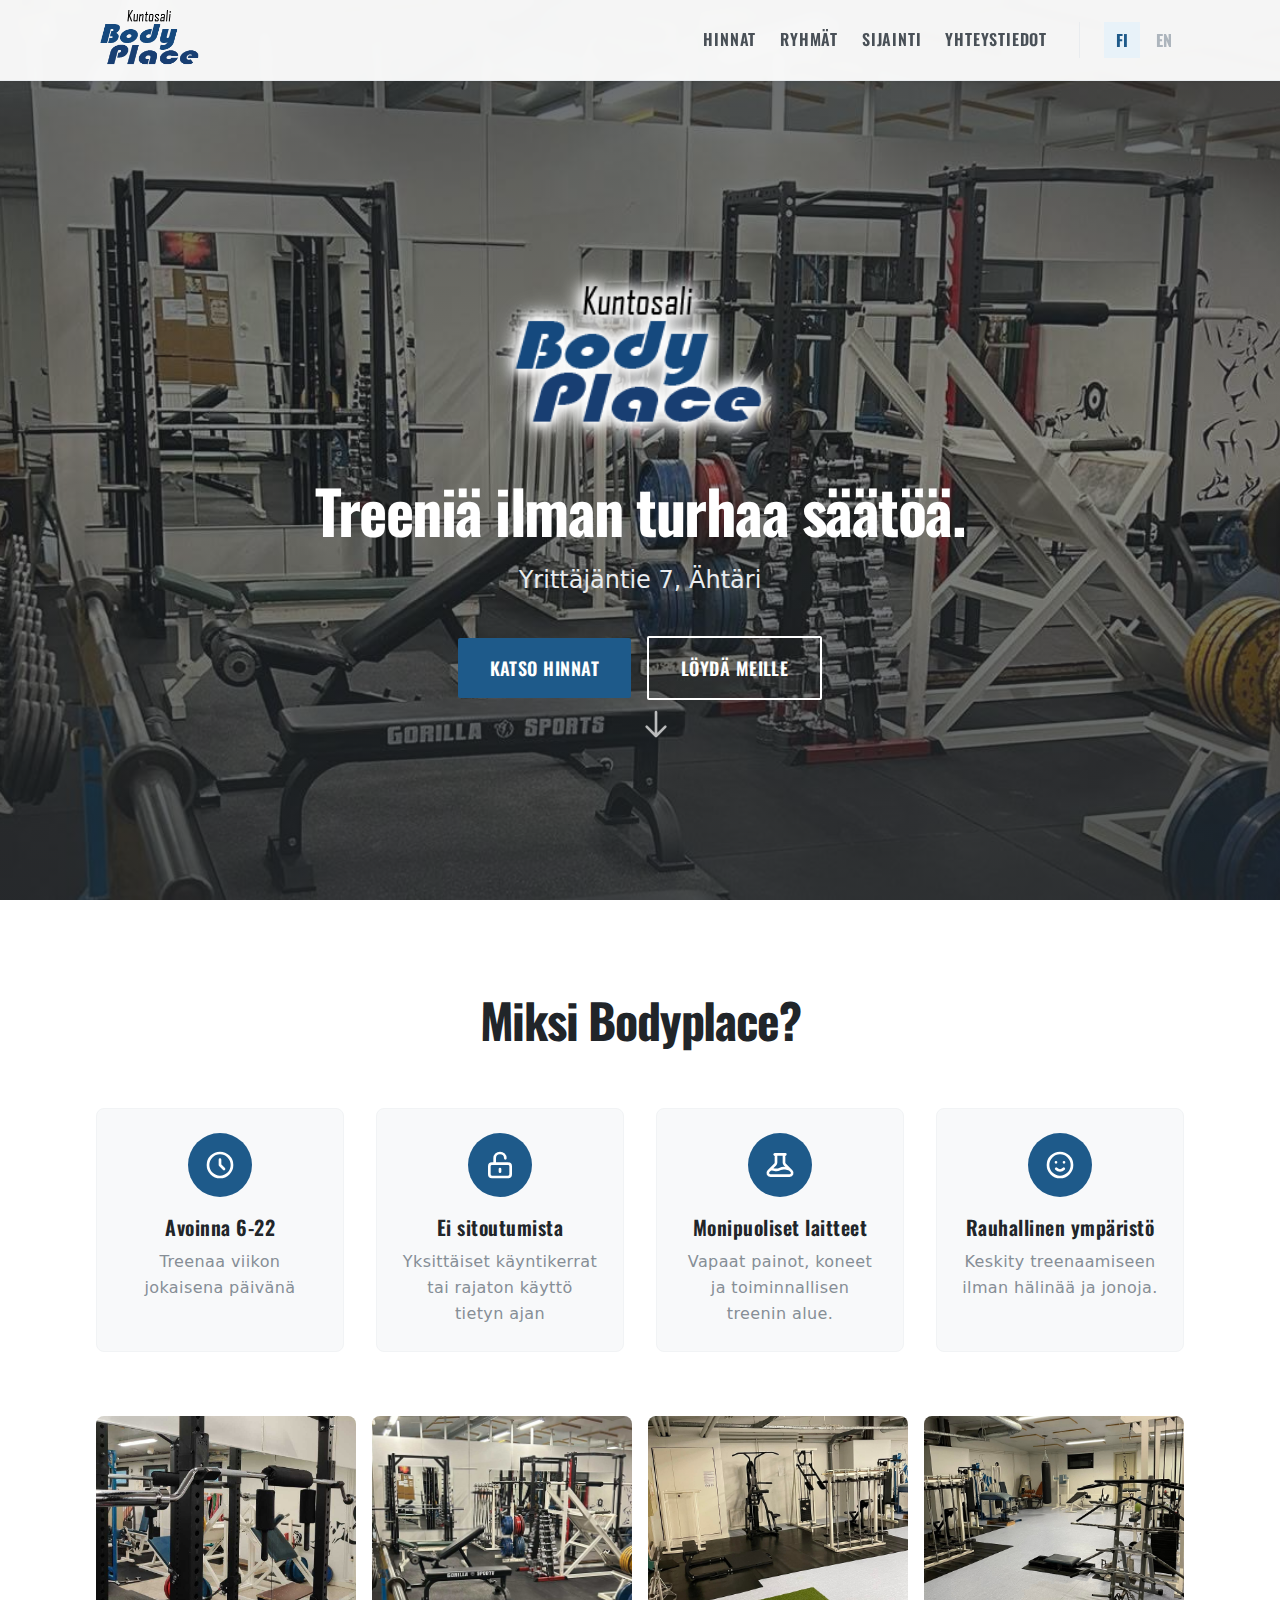
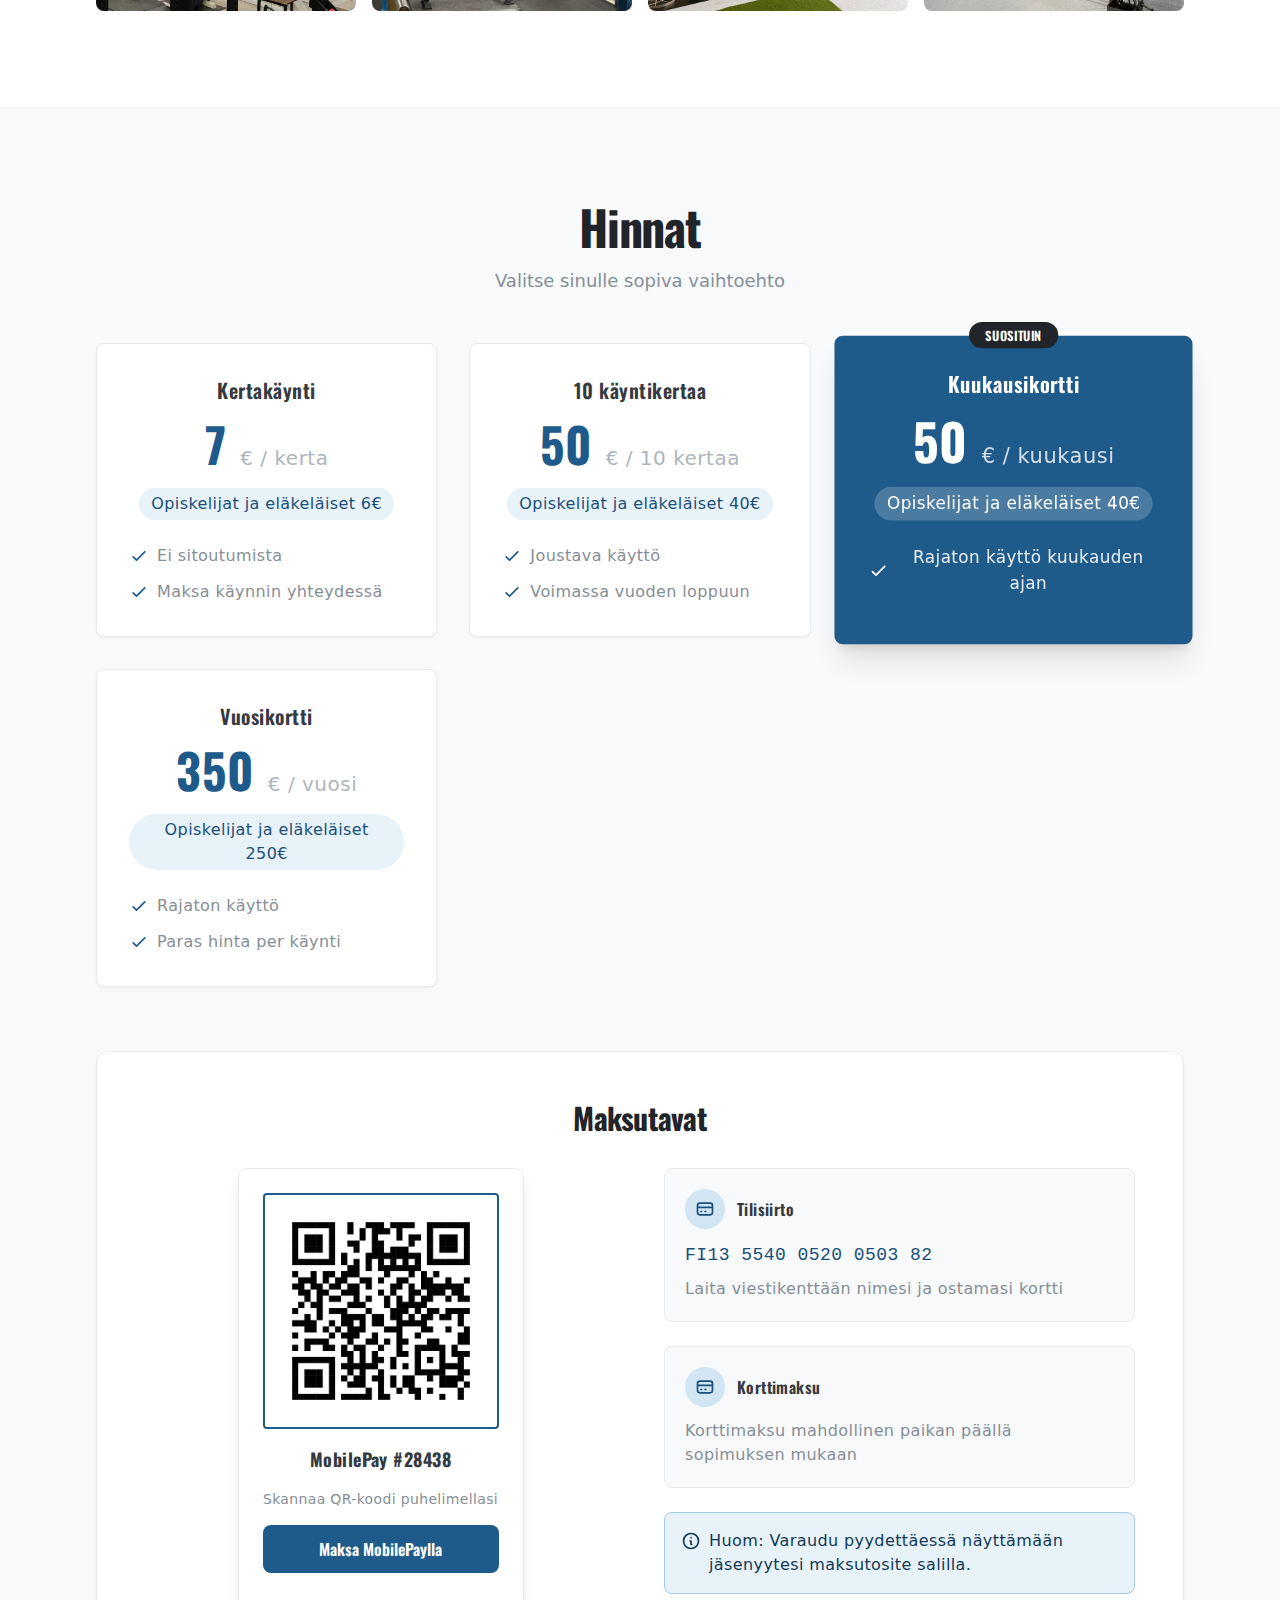
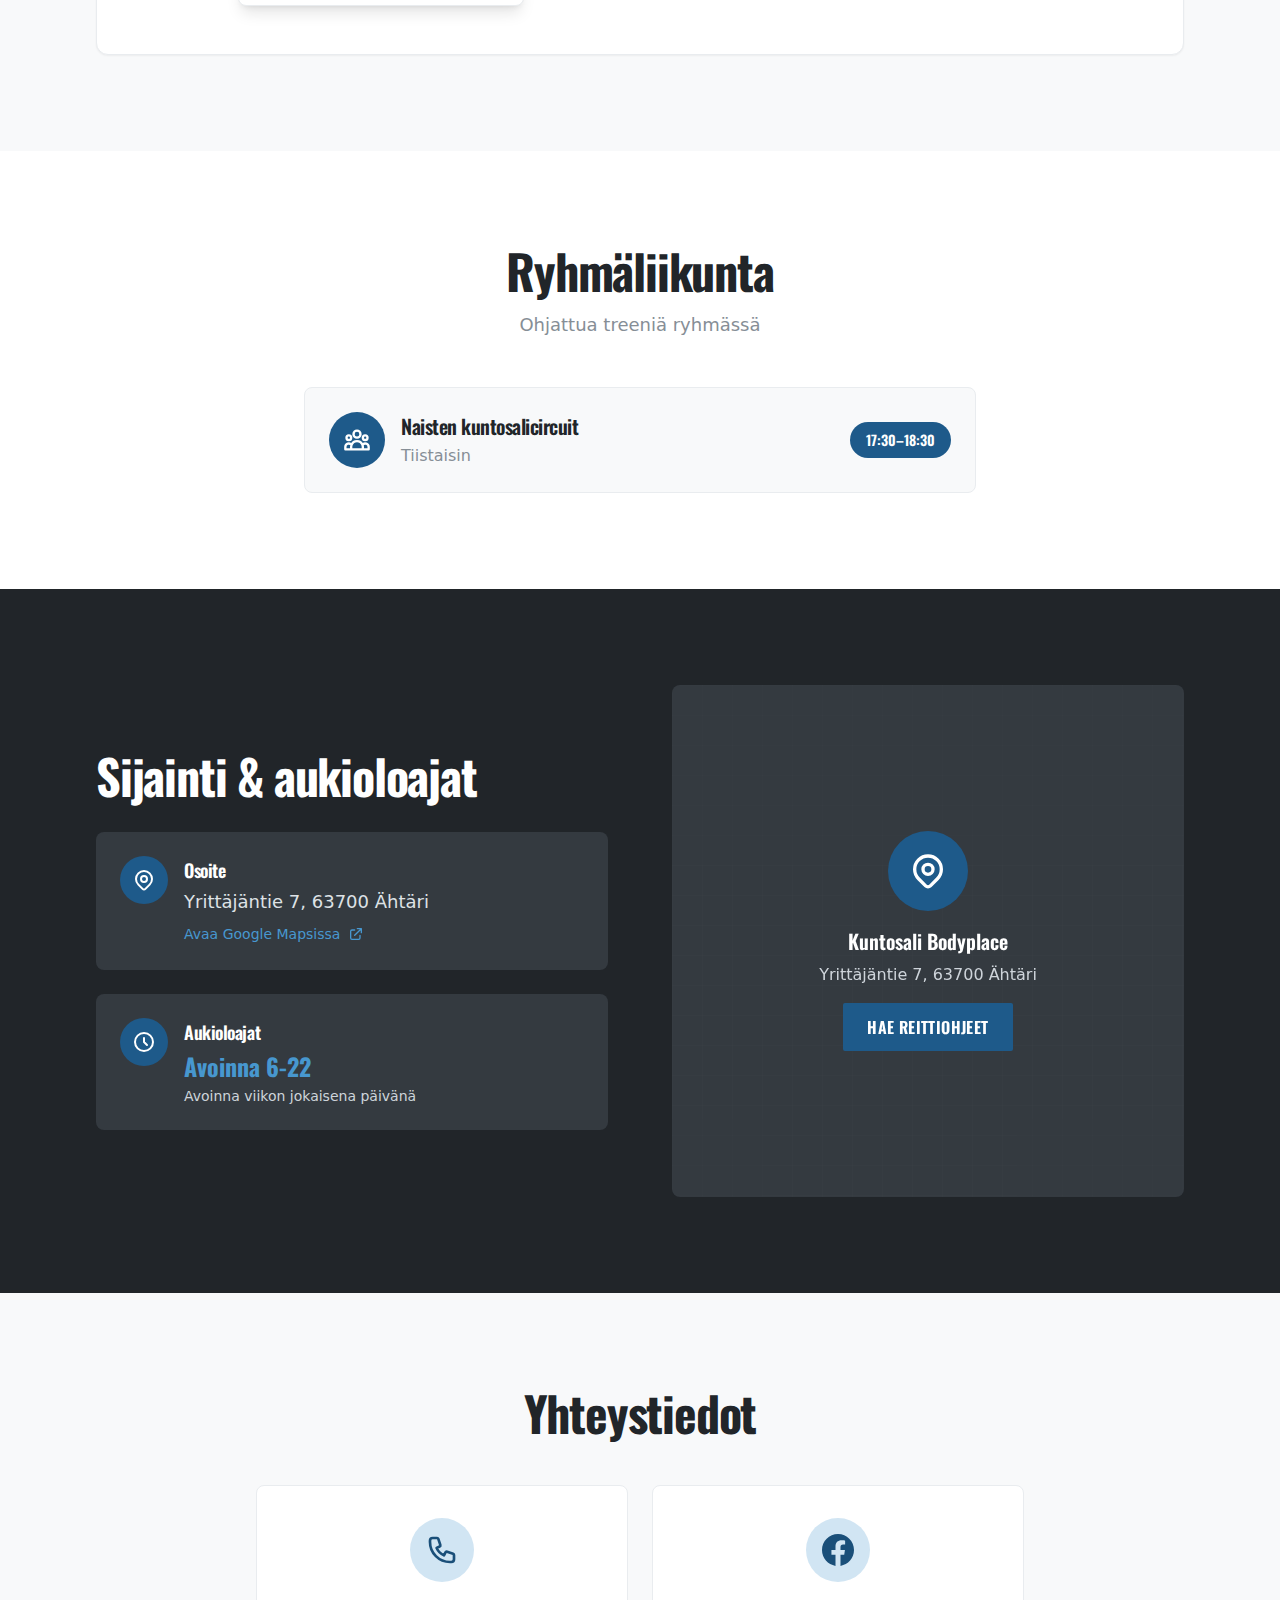
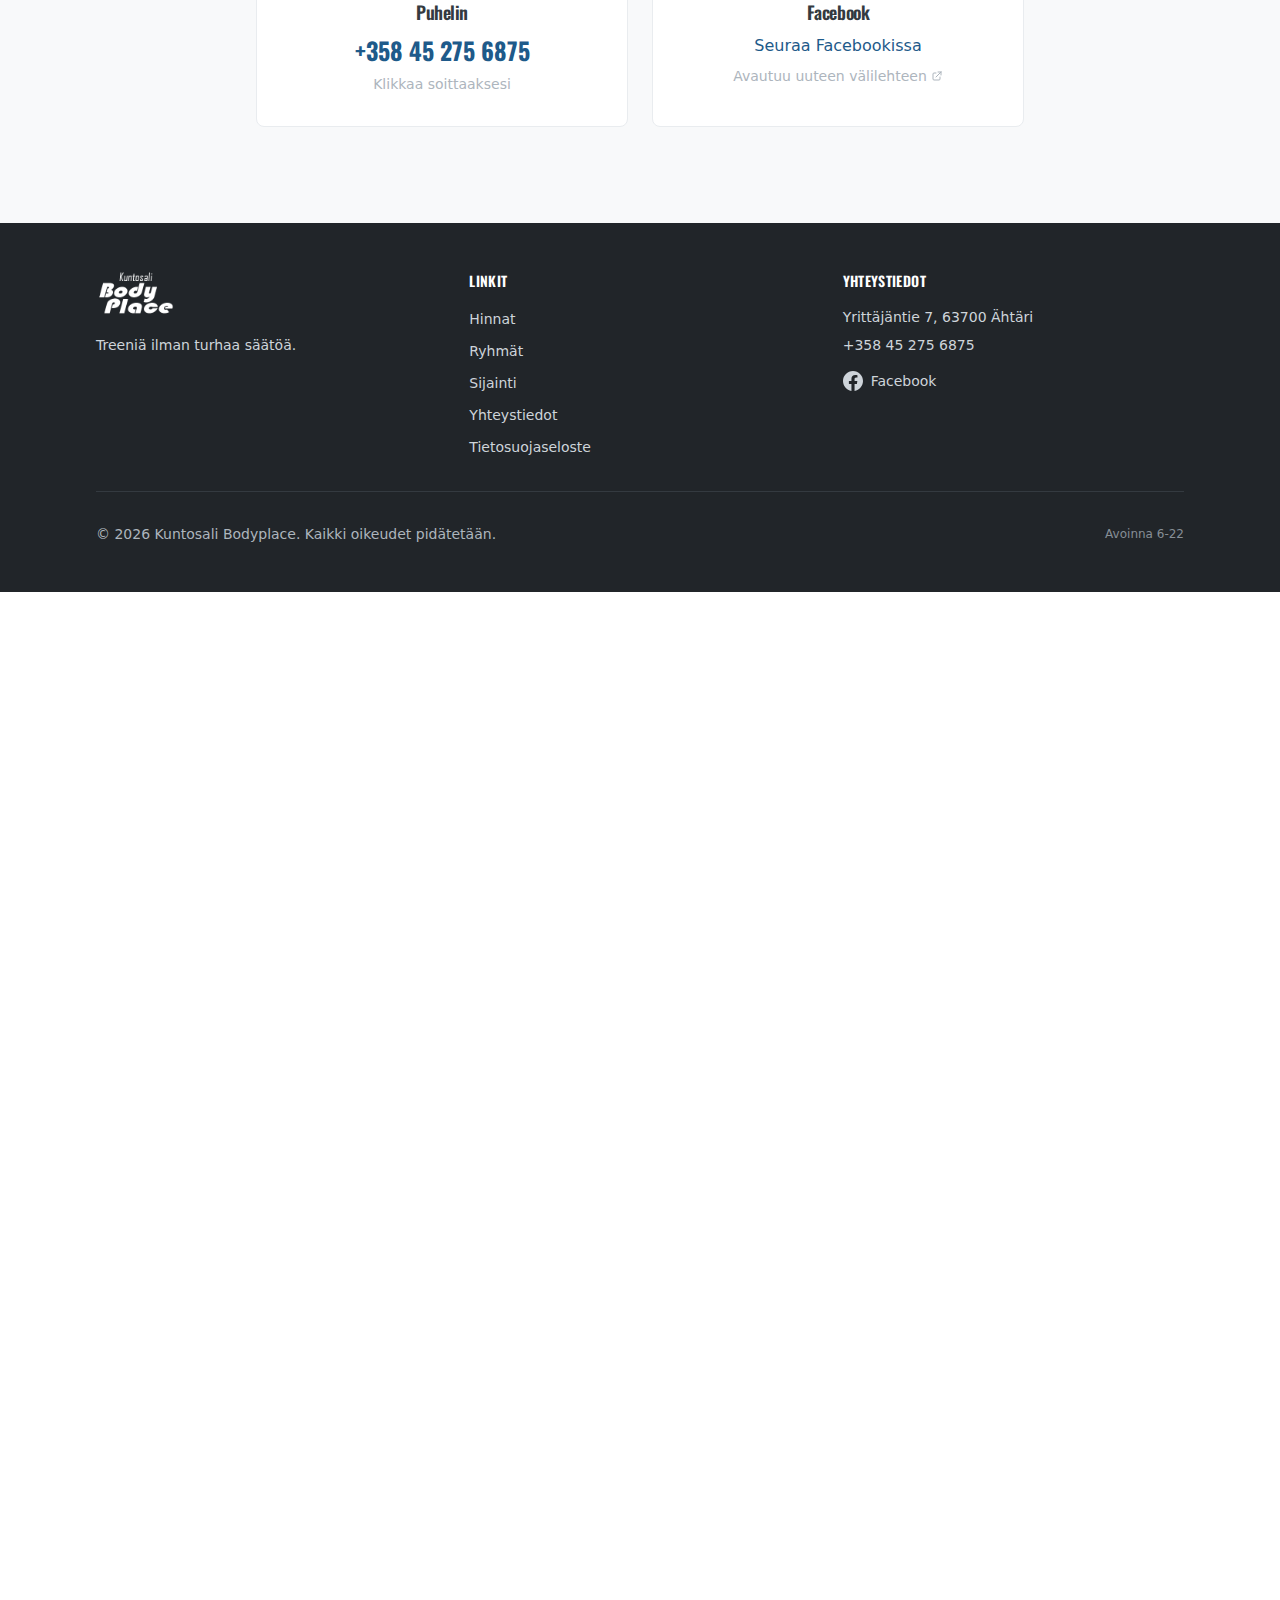
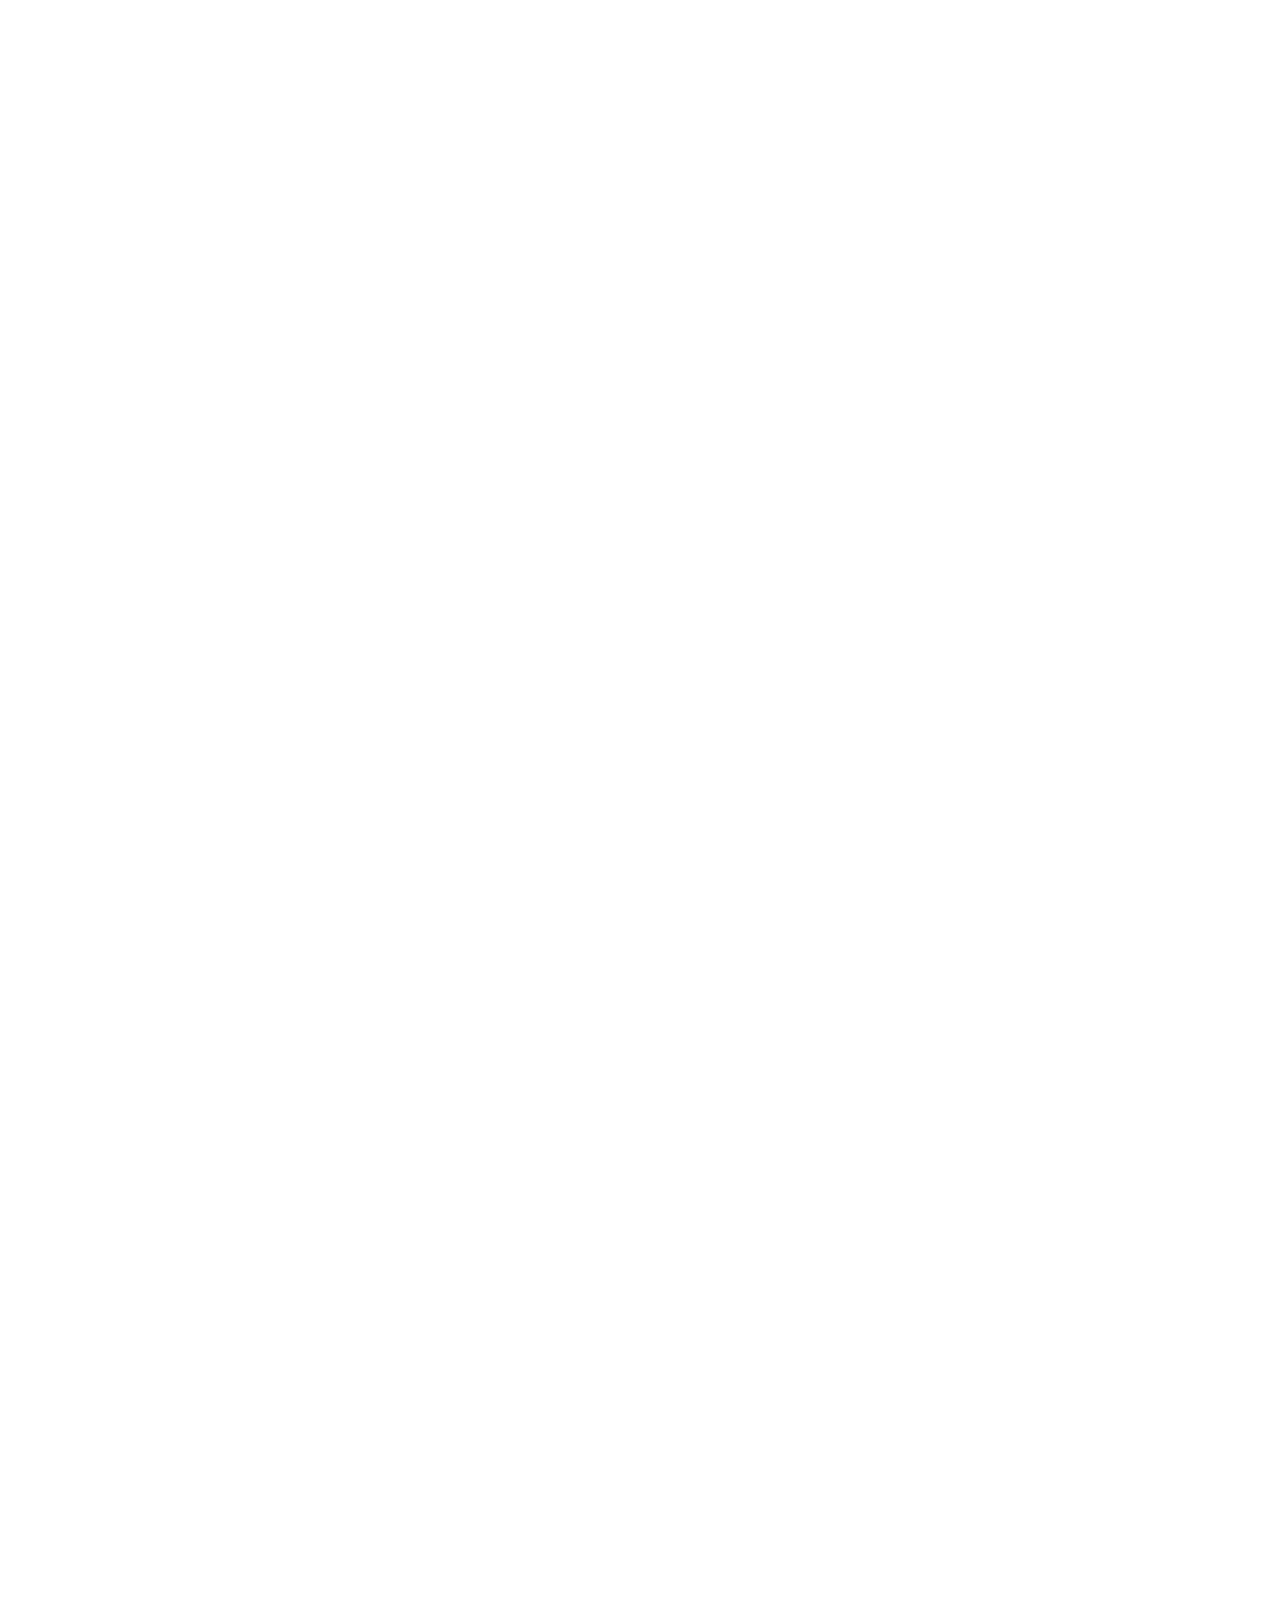
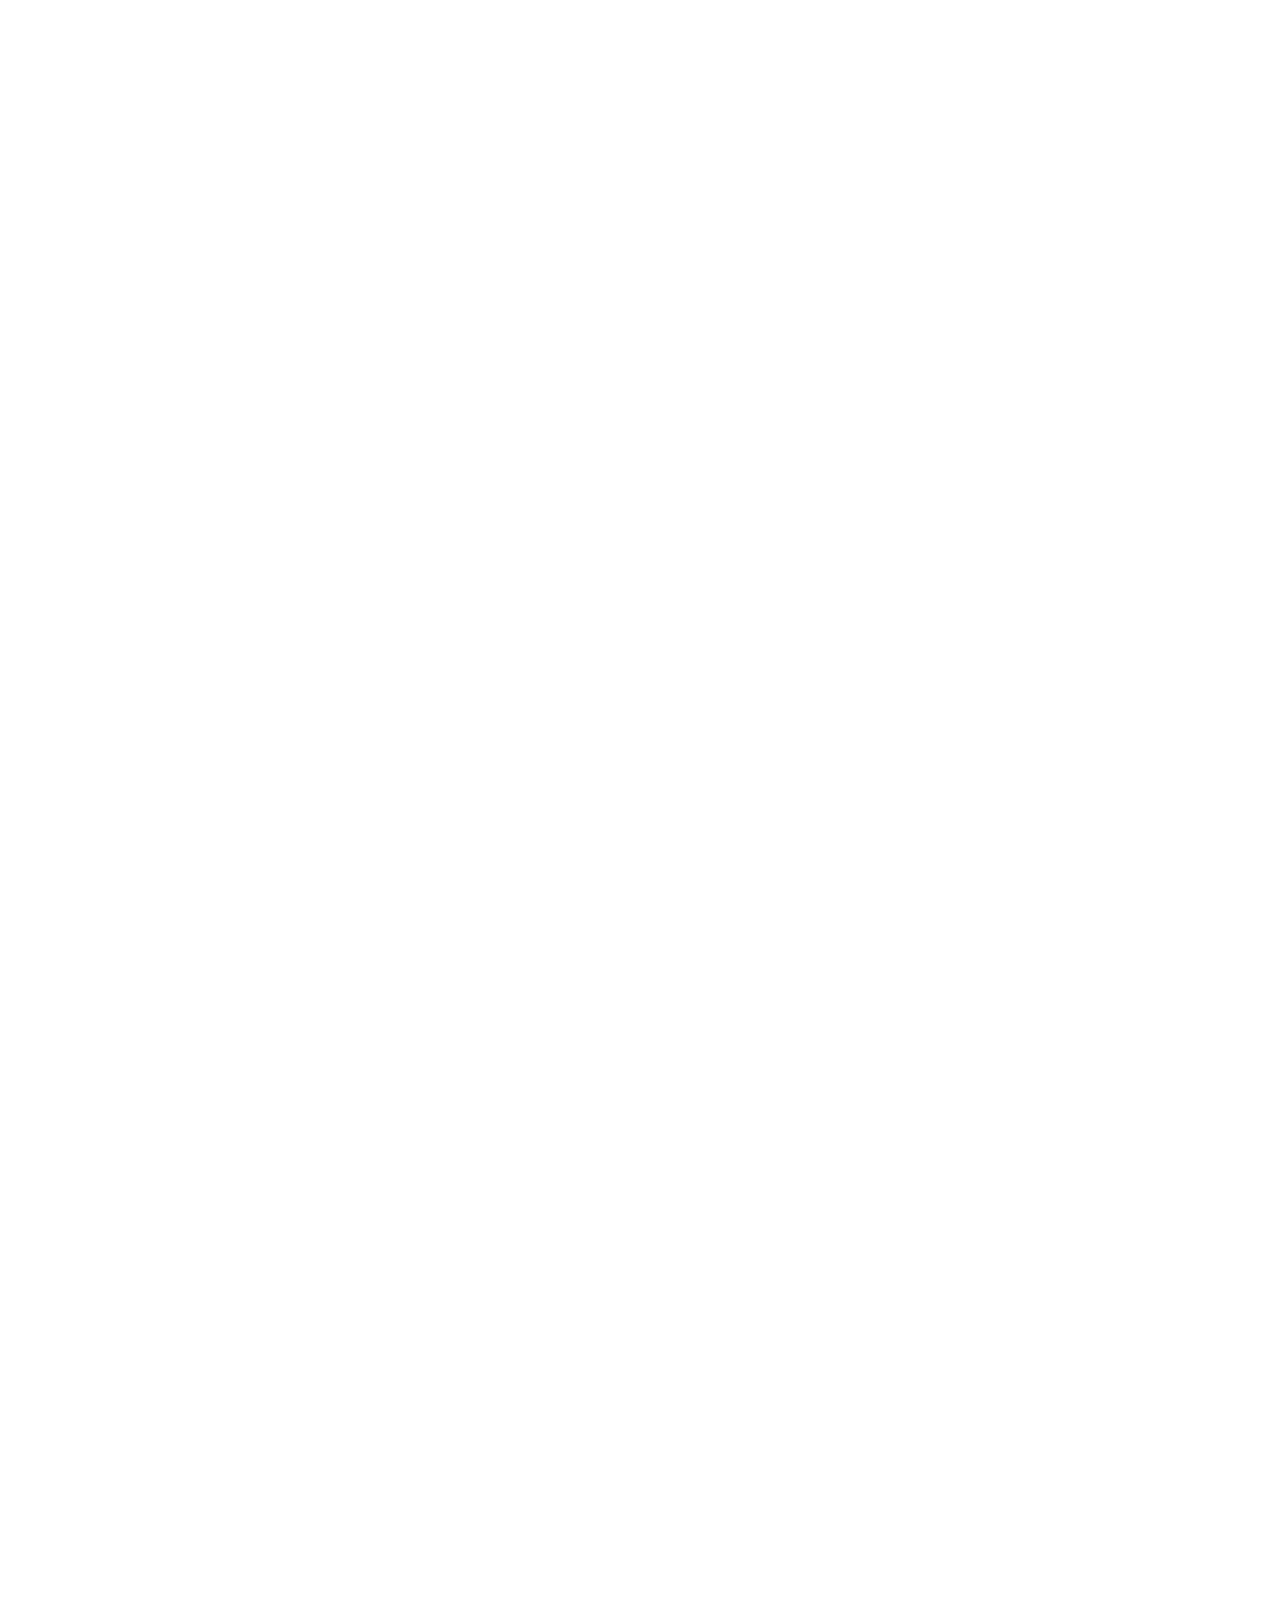
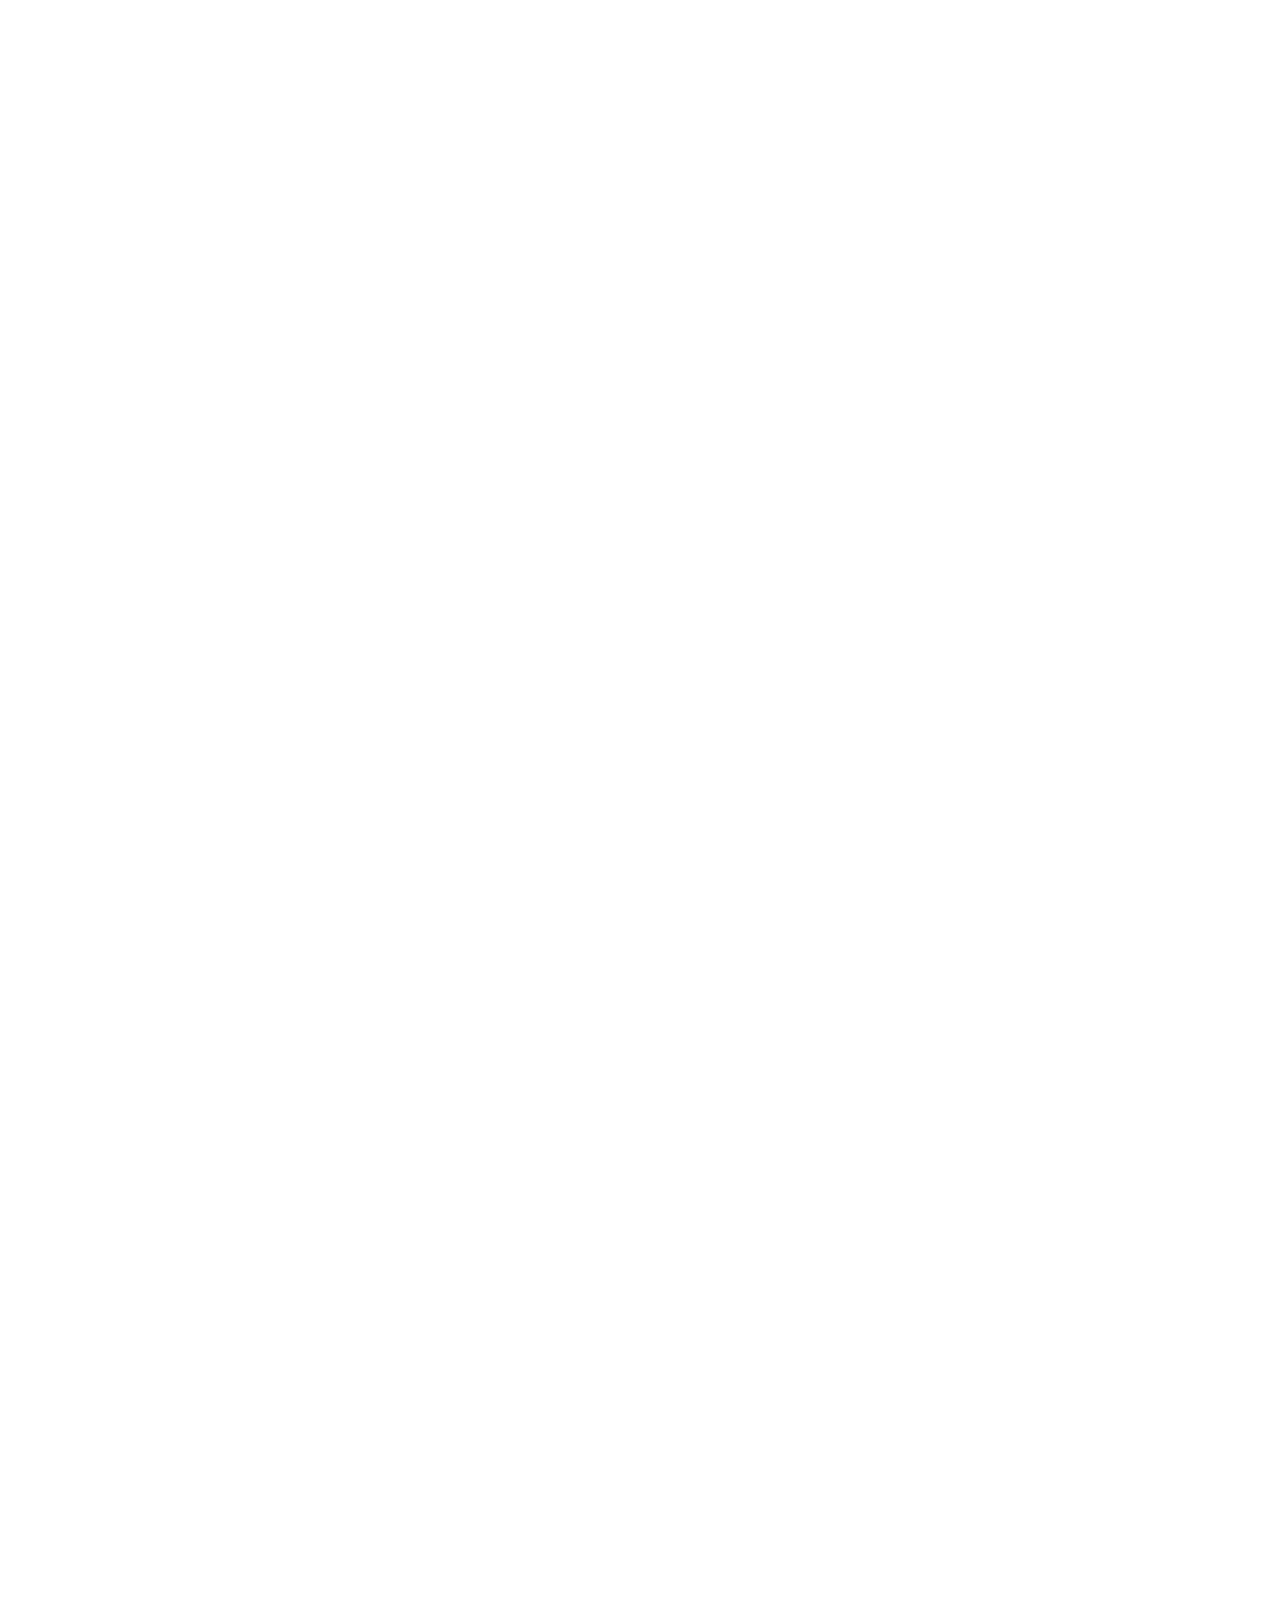
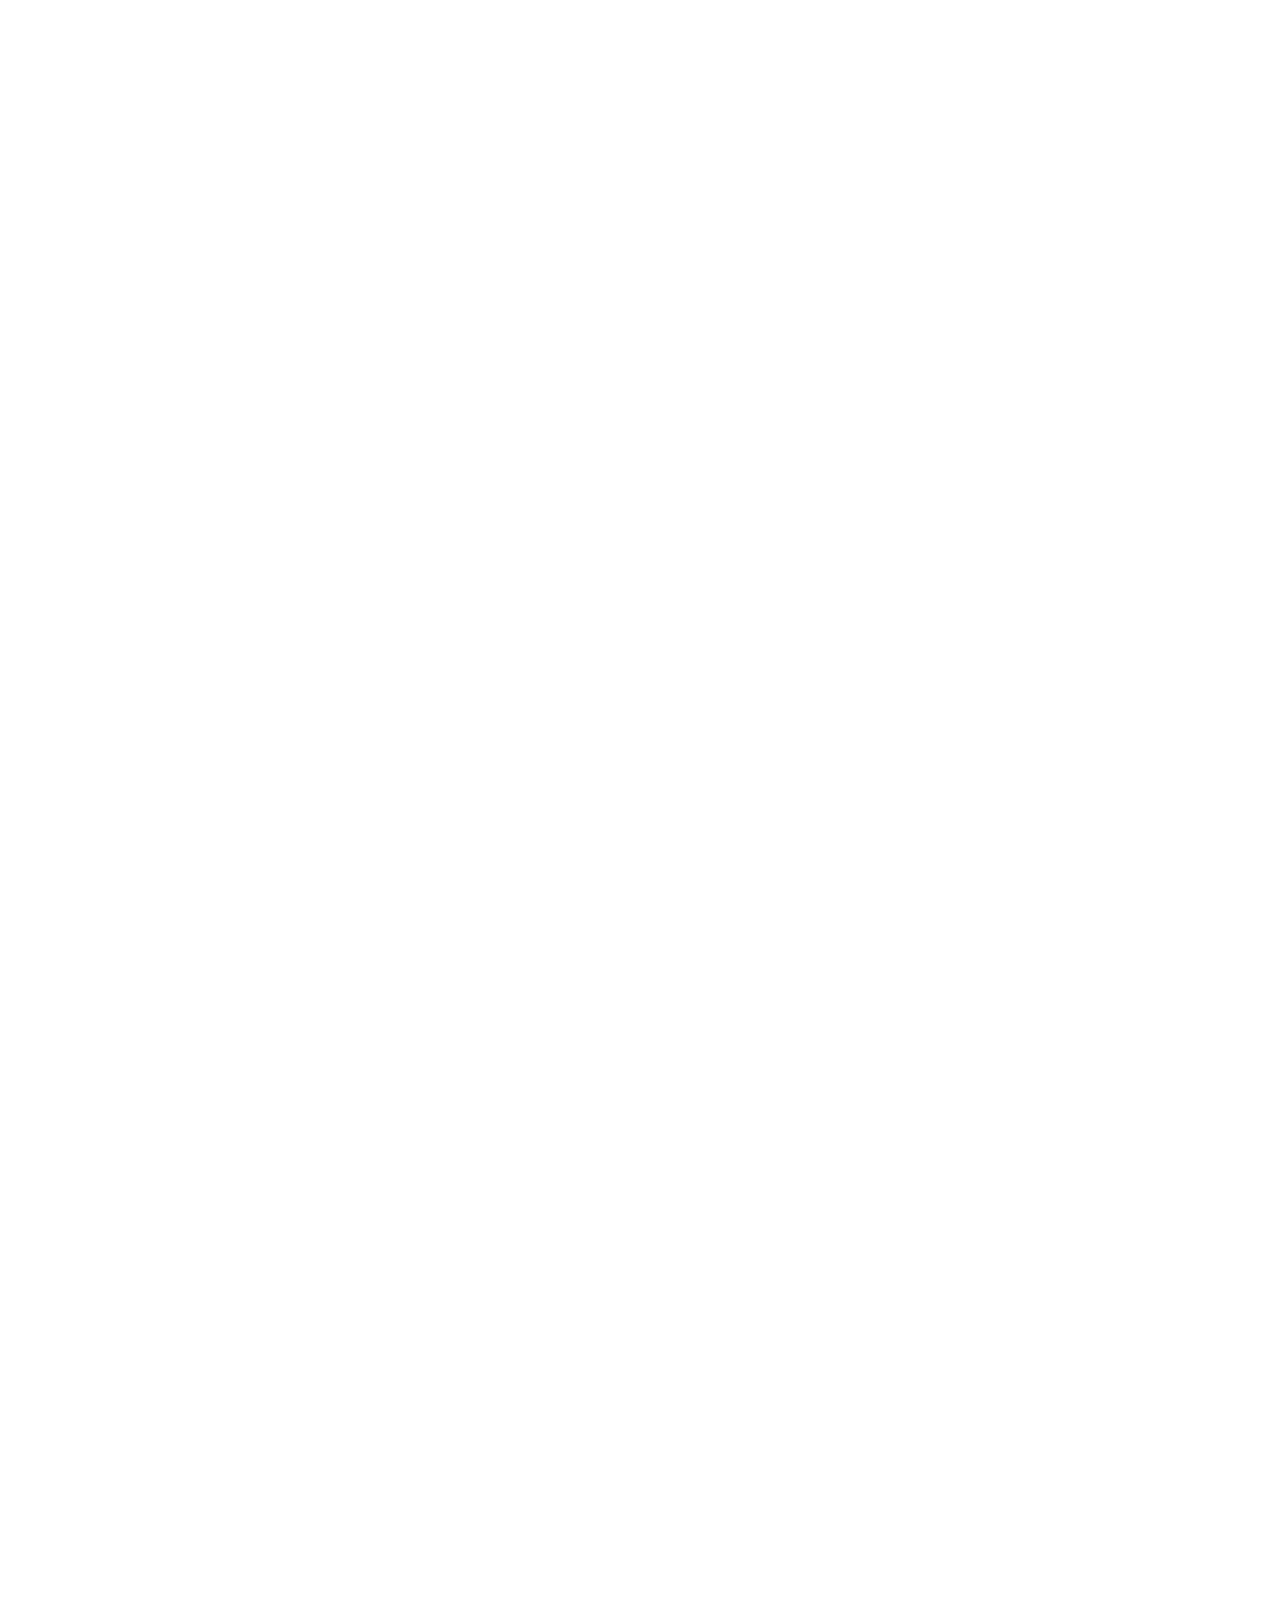
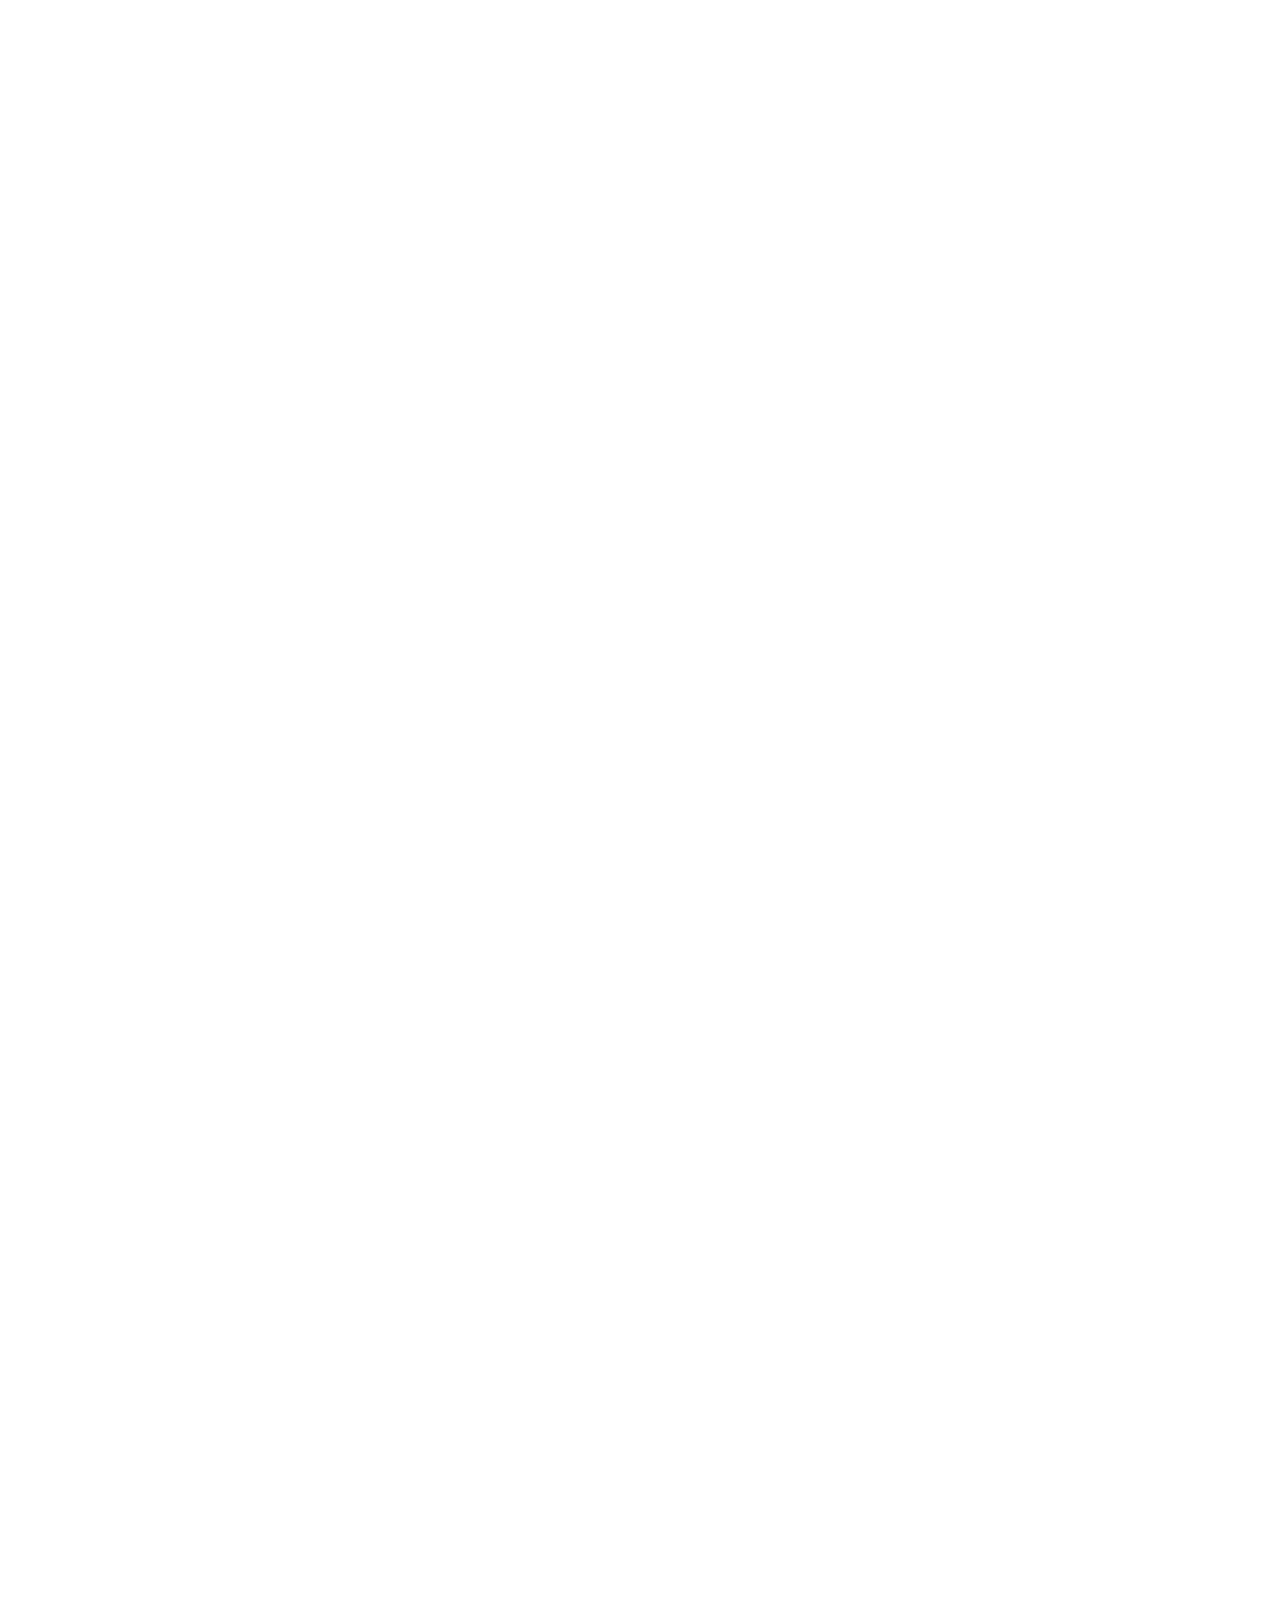
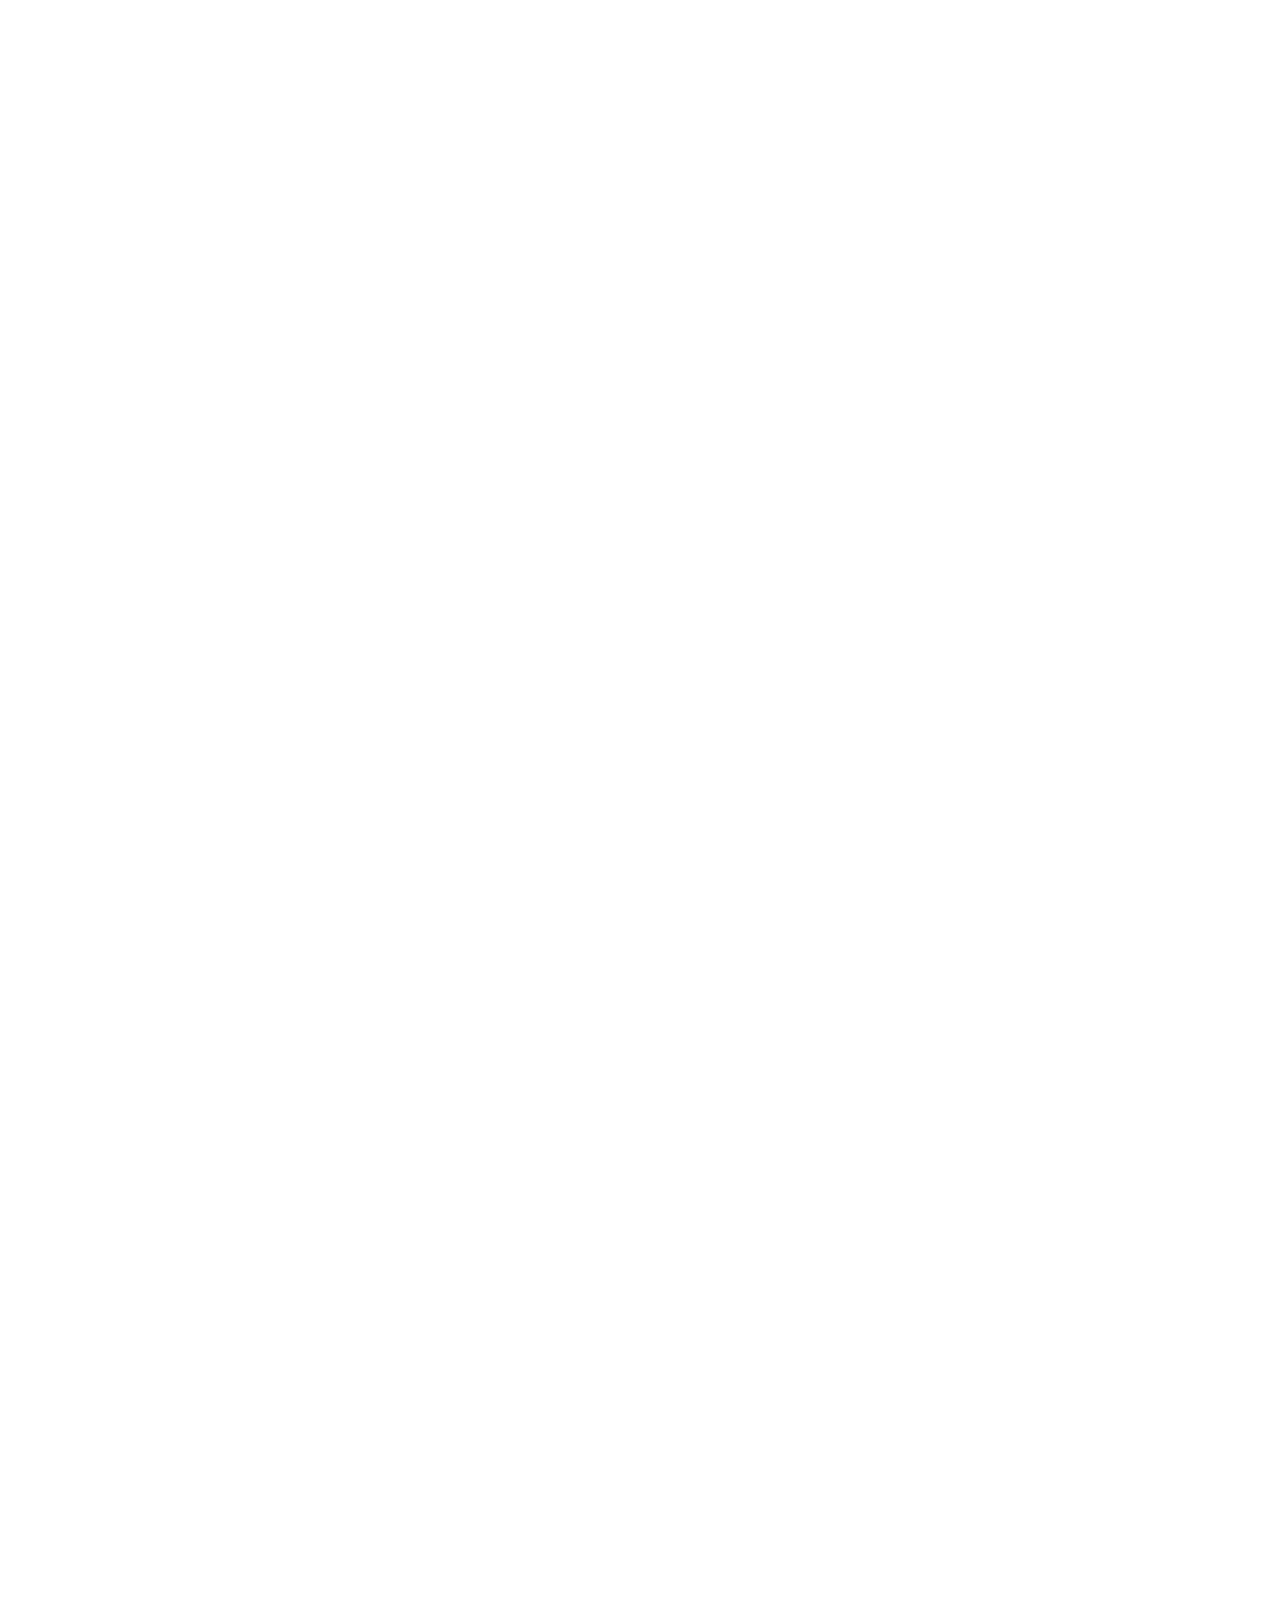
<file: fi/index.html>
<!doctype html><title>Redirecting to: /</title><meta http-equiv="refresh" content="0;url=/"><meta name="robots" content="noindex"><link rel="canonical" href="https://www.bodyplace.fi/"><body>	<a href="/">Redirecting from <code>/fi/</code> to <code>/</code></a></body>
</file>
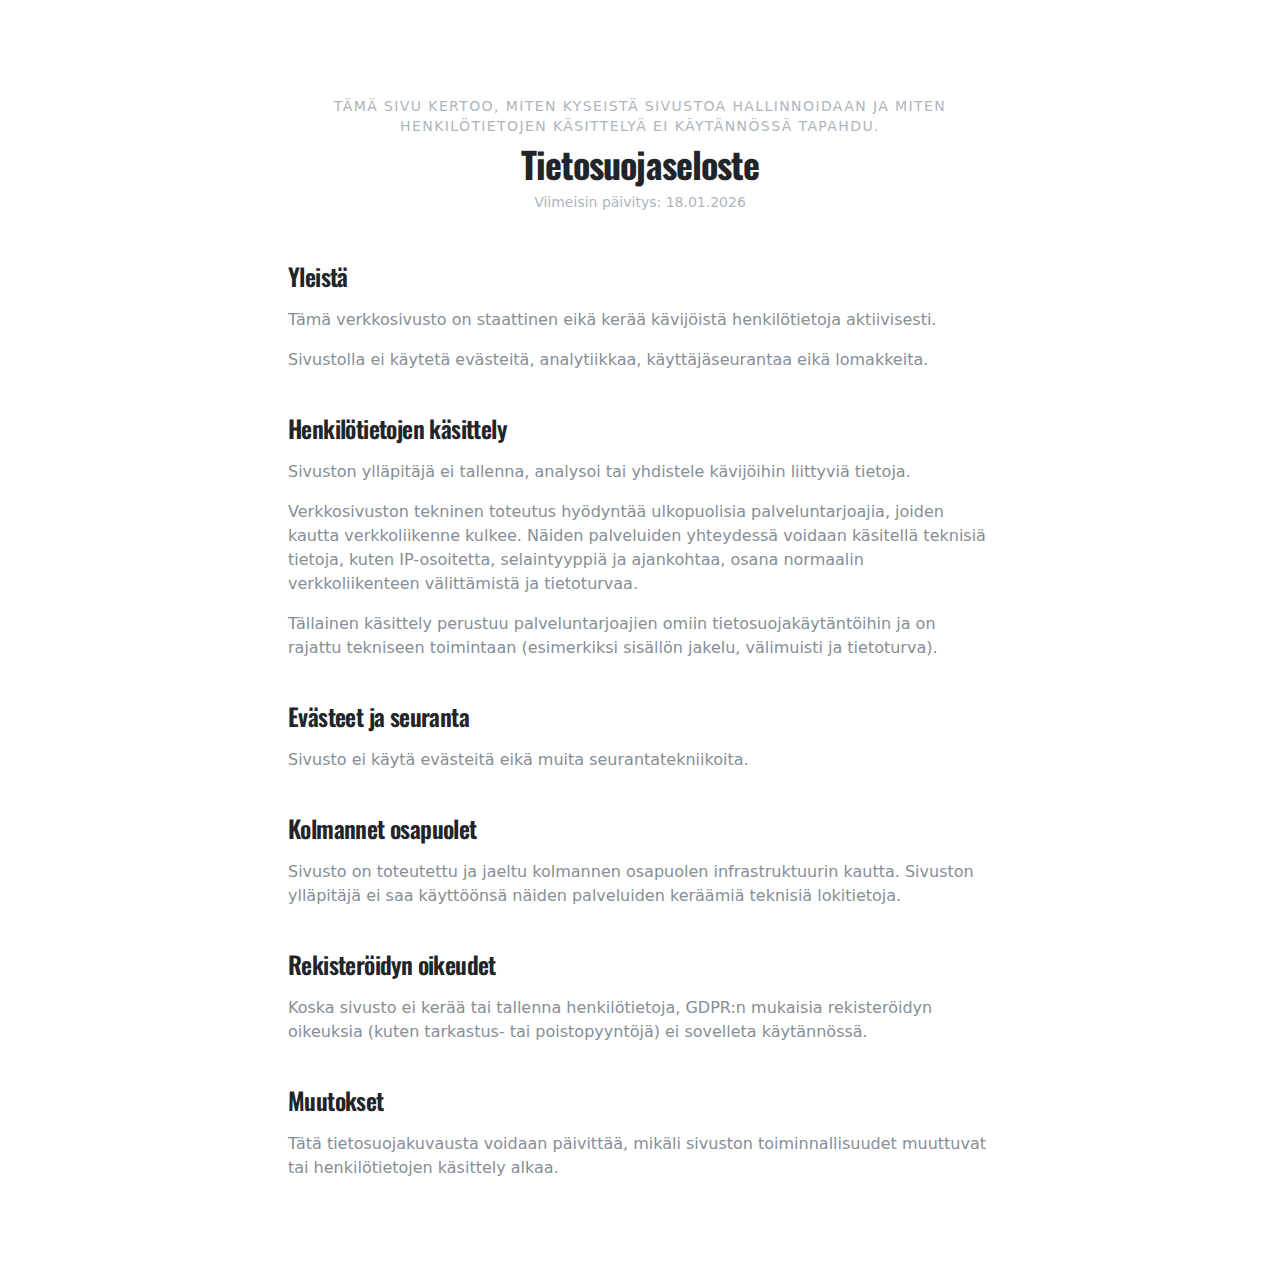
<file: privacy/index.html>
<!DOCTYPE html><html lang="fi"> <head><meta charset="UTF-8"><meta name="viewport" content="width=device-width, initial-scale=1.0"><meta name="generator" content="Astro v5.16.8"><meta name="color-scheme" content="light only"><meta name="supported-color-schemes" content="light"><!-- Primary Meta Tags --><title>Tietosuojaseloste | Bodyplace</title><meta name="title" content="Tietosuojaseloste | Bodyplace"><meta name="description" content="Tietosuojakäytännöt Bodyplace-verkkosivulle."><!-- Favicon --><link rel="icon" type="image/svg+xml" href="/favicon.svg"><link rel="apple-touch-icon" href="/logo.png"><!-- Open Graph / Facebook --><meta property="og:type" content="website"><meta property="og:url" content="https://www.bodyplace.fi/privacy/"><meta property="og:site_name" content="Kuntosali Bodyplace"><meta property="og:title" content="Tietosuojaseloste | Bodyplace"><meta property="og:description" content="Tietosuojakäytännöt Bodyplace-verkkosivulle."><meta property="og:image" content="https://www.bodyplace.fi/bodyplace2.jpg"><meta property="og:image:alt" content="Tietosuojaseloste | Bodyplace"><meta property="og:locale" content="fi_FI"><!-- Twitter --><meta property="twitter:card" content="summary_large_image"><meta property="twitter:url" content="https://www.bodyplace.fi/privacy/"><meta property="twitter:title" content="Tietosuojaseloste | Bodyplace"><meta property="twitter:description" content="Tietosuojakäytännöt Bodyplace-verkkosivulle."><meta property="twitter:image" content="https://www.bodyplace.fi/bodyplace2.jpg"><meta property="twitter:image:alt" content="Tietosuojaseloste | Bodyplace"><!-- Structured Data --><script type="application/ld+json">{"@context":"https://schema.org","@type":"LocalBusiness","@id":"https://www.bodyplace.fi/","name":"Kuntosali Bodyplace","description":"Kuntosali Ähtärissä - avoinna 24/7","url":"https://www.bodyplace.fi/","telephone":"+358452756875","address":{"@type":"PostalAddress","streetAddress":"Yrittäjäntie 7","addressLocality":"Ähtäri","postalCode":"63700","addressCountry":"FI"},"geo":{"@type":"GeoCoordinates","latitude":62.5497,"longitude":24.0694},"openingHoursSpecification":[{"@type":"OpeningHoursSpecification","dayOfWeek":["Monday","Tuesday","Wednesday","Thursday","Friday","Saturday","Sunday"],"opens":"00:00","closes":"23:59"}],"priceRange":"€€","currenciesAccepted":"EUR","paymentAccepted":"Cash, MobilePay, Bank Transfer","sameAs":["https://www.facebook.com/bodyplace.ahtari"]}</script><!-- Canonical and language alternates --><link rel="canonical" href="https://www.bodyplace.fi/privacy/"><link rel="alternate" hreflang="fi" href="https://www.bodyplace.fi/privacy/"><link rel="alternate" hreflang="en" href="https://www.bodyplace.fi/en/privacy/"><link rel="alternate" hreflang="x-default" href="https://www.bodyplace.fi/privacy/"><link rel="stylesheet" href="/_astro/index.CVZOCCOw.css"></head> <body class="min-h-screen flex flex-col"> <!-- Skip to main content link for accessibility --> <a href="#main-content" class="skip-link"> Siirry sisältöön </a>  <main id="main-content" class="section-padding bg-white"> <div class="section-container max-w-3xl mx-auto"> <header class="mb-12 text-center"> <p class="text-sm uppercase tracking-widest text-steel-500 mb-2">Tämä sivu kertoo, miten kyseistä sivustoa hallinnoidaan ja miten henkilötietojen käsittelyä ei käytännössä tapahdu.</p> <h1 class="text-3xl md:text-4xl font-heading font-bold text-steel-900"> Tietosuojaseloste </h1> <p class="text-sm text-steel-500 mt-2">Viimeisin päivitys: 18.01.2026</p> </header> <div class="space-y-10"> <article> <h2 class="text-2xl font-heading font-semibold text-steel-900 mb-4"> Yleistä </h2> <div class="space-y-4 text-steel-600"> <p>Tämä verkkosivusto on staattinen eikä kerää kävijöistä henkilötietoja aktiivisesti.</p><p>Sivustolla ei käytetä evästeitä, analytiikkaa, käyttäjäseurantaa eikä lomakkeita.</p> </div> </article><article> <h2 class="text-2xl font-heading font-semibold text-steel-900 mb-4"> Henkilötietojen käsittely </h2> <div class="space-y-4 text-steel-600"> <p>Sivuston ylläpitäjä ei tallenna, analysoi tai yhdistele kävijöihin liittyviä tietoja.</p><p>Verkkosivuston tekninen toteutus hyödyntää ulkopuolisia palveluntarjoajia, joiden kautta verkkoliikenne kulkee. Näiden palveluiden yhteydessä voidaan käsitellä teknisiä tietoja, kuten IP-osoitetta, selaintyyppiä ja ajankohtaa, osana normaalin verkkoliikenteen välittämistä ja tietoturvaa.</p><p>Tällainen käsittely perustuu palveluntarjoajien omiin tietosuojakäytäntöihin ja on rajattu tekniseen toimintaan (esimerkiksi sisällön jakelu, välimuisti ja tietoturva).</p> </div> </article><article> <h2 class="text-2xl font-heading font-semibold text-steel-900 mb-4"> Evästeet ja seuranta </h2> <div class="space-y-4 text-steel-600"> <p>Sivusto ei käytä evästeitä eikä muita seurantatekniikoita.</p> </div> </article><article> <h2 class="text-2xl font-heading font-semibold text-steel-900 mb-4"> Kolmannet osapuolet </h2> <div class="space-y-4 text-steel-600"> <p>Sivusto on toteutettu ja jaeltu kolmannen osapuolen infrastruktuurin kautta. Sivuston ylläpitäjä ei saa käyttöönsä näiden palveluiden keräämiä teknisiä lokitietoja.</p> </div> </article><article> <h2 class="text-2xl font-heading font-semibold text-steel-900 mb-4"> Rekisteröidyn oikeudet </h2> <div class="space-y-4 text-steel-600"> <p>Koska sivusto ei kerää tai tallenna henkilötietoja, GDPR:n mukaisia rekisteröidyn oikeuksia (kuten tarkastus- tai poistopyyntöjä) ei sovelleta käytännössä.</p> </div> </article><article> <h2 class="text-2xl font-heading font-semibold text-steel-900 mb-4"> Muutokset </h2> <div class="space-y-4 text-steel-600"> <p>Tätä tietosuojakuvausta voidaan päivittää, mikäli sivuston toiminnallisuudet muuttuvat tai henkilötietojen käsittely alkaa.</p> </div> </article> </div> </div> </main>  </body></html>
</file>
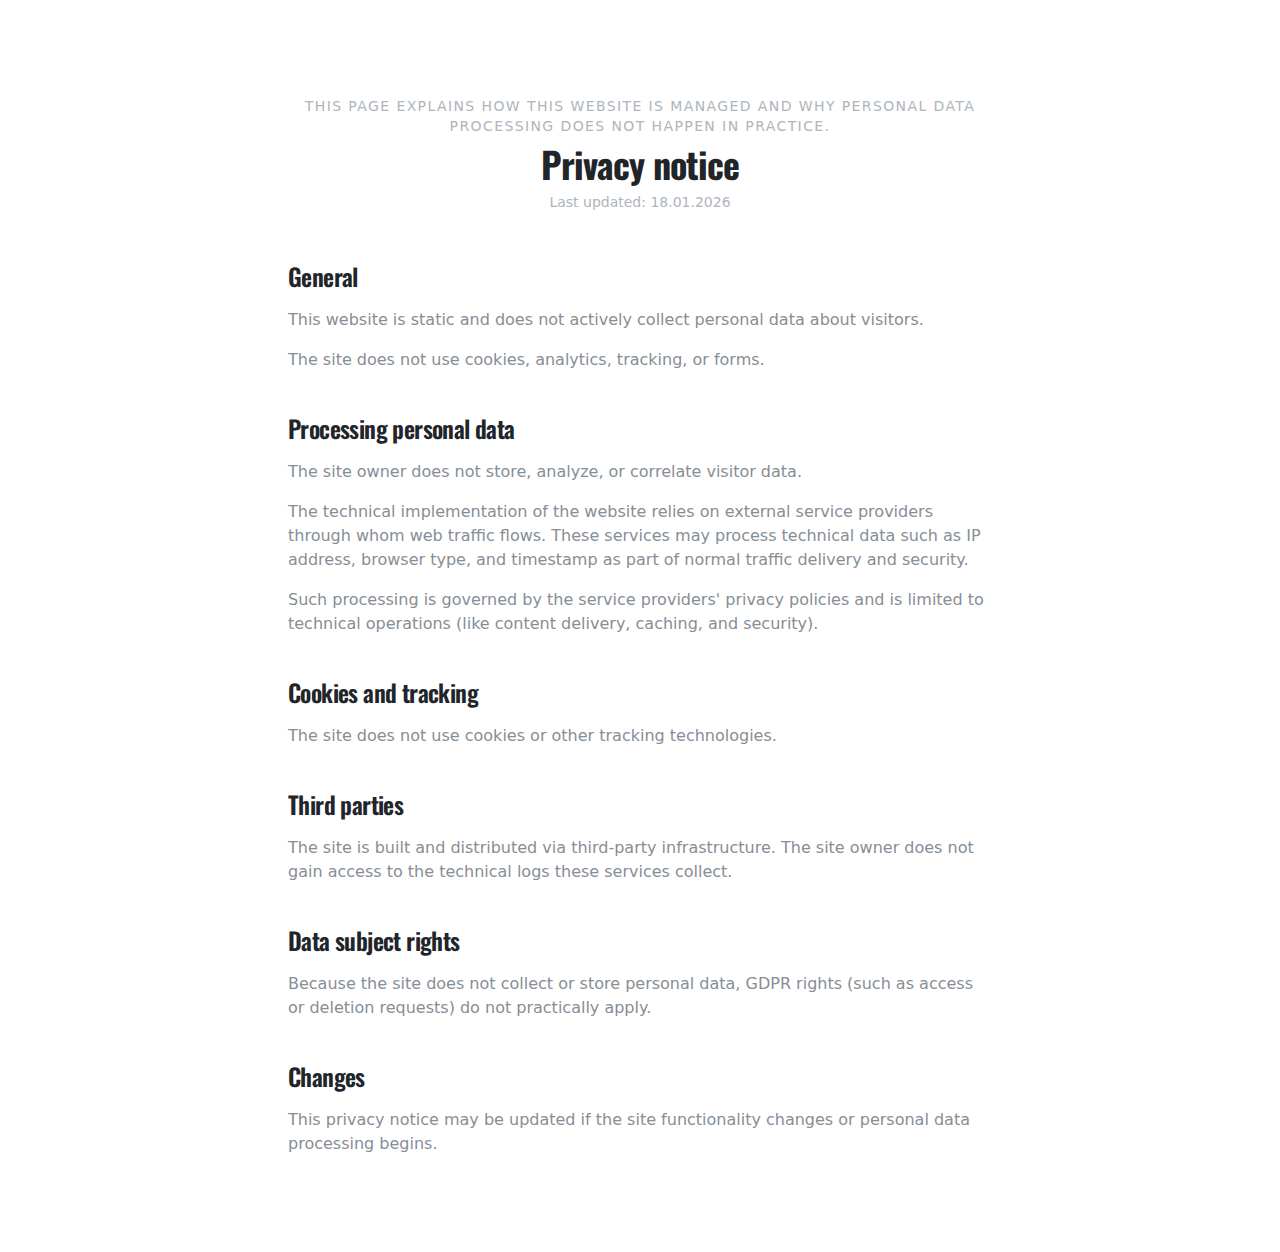
<file: en/privacy/index.html>
<!DOCTYPE html><html lang="en"> <head><meta charset="UTF-8"><meta name="viewport" content="width=device-width, initial-scale=1.0"><meta name="generator" content="Astro v5.16.8"><meta name="color-scheme" content="light only"><meta name="supported-color-schemes" content="light"><!-- Primary Meta Tags --><title>Privacy Notice | Bodyplace</title><meta name="title" content="Privacy Notice | Bodyplace"><meta name="description" content="Privacy policy information for the Bodyplace website."><!-- Favicon --><link rel="icon" type="image/svg+xml" href="/favicon.svg"><link rel="apple-touch-icon" href="/logo.png"><!-- Open Graph / Facebook --><meta property="og:type" content="website"><meta property="og:url" content="https://www.bodyplace.fi/en/privacy/"><meta property="og:site_name" content="Kuntosali Bodyplace"><meta property="og:title" content="Privacy Notice | Bodyplace"><meta property="og:description" content="Privacy policy information for the Bodyplace website."><meta property="og:image" content="https://www.bodyplace.fi/bodyplace2.jpg"><meta property="og:image:alt" content="Privacy Notice | Bodyplace"><meta property="og:locale" content="en_US"><!-- Twitter --><meta property="twitter:card" content="summary_large_image"><meta property="twitter:url" content="https://www.bodyplace.fi/en/privacy/"><meta property="twitter:title" content="Privacy Notice | Bodyplace"><meta property="twitter:description" content="Privacy policy information for the Bodyplace website."><meta property="twitter:image" content="https://www.bodyplace.fi/bodyplace2.jpg"><meta property="twitter:image:alt" content="Privacy Notice | Bodyplace"><!-- Structured Data --><script type="application/ld+json">{"@context":"https://schema.org","@type":"LocalBusiness","@id":"https://www.bodyplace.fi/","name":"Kuntosali Bodyplace","description":"Kuntosali Ähtärissä - avoinna 24/7","url":"https://www.bodyplace.fi/","telephone":"+358452756875","address":{"@type":"PostalAddress","streetAddress":"Yrittäjäntie 7","addressLocality":"Ähtäri","postalCode":"63700","addressCountry":"FI"},"geo":{"@type":"GeoCoordinates","latitude":62.5497,"longitude":24.0694},"openingHoursSpecification":[{"@type":"OpeningHoursSpecification","dayOfWeek":["Monday","Tuesday","Wednesday","Thursday","Friday","Saturday","Sunday"],"opens":"00:00","closes":"23:59"}],"priceRange":"€€","currenciesAccepted":"EUR","paymentAccepted":"Cash, MobilePay, Bank Transfer","sameAs":["https://www.facebook.com/bodyplace.ahtari"]}</script><!-- Canonical and language alternates --><link rel="canonical" href="https://www.bodyplace.fi/en/privacy/"><link rel="alternate" hreflang="fi" href="https://www.bodyplace.fi/privacy/"><link rel="alternate" hreflang="en" href="https://www.bodyplace.fi/en/privacy/"><link rel="alternate" hreflang="x-default" href="https://www.bodyplace.fi/privacy/"><link rel="stylesheet" href="/_astro/index.CVZOCCOw.css"></head> <body class="min-h-screen flex flex-col"> <!-- Skip to main content link for accessibility --> <a href="#main-content" class="skip-link"> Skip to content </a>  <main id="main-content" class="section-padding bg-white"> <div class="section-container max-w-3xl mx-auto"> <header class="mb-12 text-center"> <p class="text-sm uppercase tracking-widest text-steel-500 mb-2">This page explains how this website is managed and why personal data processing does not happen in practice.</p> <h1 class="text-3xl md:text-4xl font-heading font-bold text-steel-900"> Privacy notice </h1> <p class="text-sm text-steel-500 mt-2">Last updated: 18.01.2026</p> </header> <div class="space-y-10"> <article> <h2 class="text-2xl font-heading font-semibold text-steel-900 mb-4"> General </h2> <div class="space-y-4 text-steel-600"> <p>This website is static and does not actively collect personal data about visitors.</p><p>The site does not use cookies, analytics, tracking, or forms.</p> </div> </article><article> <h2 class="text-2xl font-heading font-semibold text-steel-900 mb-4"> Processing personal data </h2> <div class="space-y-4 text-steel-600"> <p>The site owner does not store, analyze, or correlate visitor data.</p><p>The technical implementation of the website relies on external service providers through whom web traffic flows. These services may process technical data such as IP address, browser type, and timestamp as part of normal traffic delivery and security.</p><p>Such processing is governed by the service providers&#39; privacy policies and is limited to technical operations (like content delivery, caching, and security).</p> </div> </article><article> <h2 class="text-2xl font-heading font-semibold text-steel-900 mb-4"> Cookies and tracking </h2> <div class="space-y-4 text-steel-600"> <p>The site does not use cookies or other tracking technologies.</p> </div> </article><article> <h2 class="text-2xl font-heading font-semibold text-steel-900 mb-4"> Third parties </h2> <div class="space-y-4 text-steel-600"> <p>The site is built and distributed via third-party infrastructure. The site owner does not gain access to the technical logs these services collect.</p> </div> </article><article> <h2 class="text-2xl font-heading font-semibold text-steel-900 mb-4"> Data subject rights </h2> <div class="space-y-4 text-steel-600"> <p>Because the site does not collect or store personal data, GDPR rights (such as access or deletion requests) do not practically apply.</p> </div> </article><article> <h2 class="text-2xl font-heading font-semibold text-steel-900 mb-4"> Changes </h2> <div class="space-y-4 text-steel-600"> <p>This privacy notice may be updated if the site functionality changes or personal data processing begins.</p> </div> </article> </div> </div> </main>  </body></html>
</file>
<file: _astro/index.CVZOCCOw.css>
@import"https://fonts.googleapis.com/css2?family=Oswald:wght@400;500;600;700&display=swap";*,:before,:after{--tw-border-spacing-x: 0;--tw-border-spacing-y: 0;--tw-translate-x: 0;--tw-translate-y: 0;--tw-rotate: 0;--tw-skew-x: 0;--tw-skew-y: 0;--tw-scale-x: 1;--tw-scale-y: 1;--tw-pan-x: ;--tw-pan-y: ;--tw-pinch-zoom: ;--tw-scroll-snap-strictness: proximity;--tw-gradient-from-position: ;--tw-gradient-via-position: ;--tw-gradient-to-position: ;--tw-ordinal: ;--tw-slashed-zero: ;--tw-numeric-figure: ;--tw-numeric-spacing: ;--tw-numeric-fraction: ;--tw-ring-inset: ;--tw-ring-offset-width: 0px;--tw-ring-offset-color: #fff;--tw-ring-color: rgb(59 130 246 / .5);--tw-ring-offset-shadow: 0 0 #0000;--tw-ring-shadow: 0 0 #0000;--tw-shadow: 0 0 #0000;--tw-shadow-colored: 0 0 #0000;--tw-blur: ;--tw-brightness: ;--tw-contrast: ;--tw-grayscale: ;--tw-hue-rotate: ;--tw-invert: ;--tw-saturate: ;--tw-sepia: ;--tw-drop-shadow: ;--tw-backdrop-blur: ;--tw-backdrop-brightness: ;--tw-backdrop-contrast: ;--tw-backdrop-grayscale: ;--tw-backdrop-hue-rotate: ;--tw-backdrop-invert: ;--tw-backdrop-opacity: ;--tw-backdrop-saturate: ;--tw-backdrop-sepia: ;--tw-contain-size: ;--tw-contain-layout: ;--tw-contain-paint: ;--tw-contain-style: }::backdrop{--tw-border-spacing-x: 0;--tw-border-spacing-y: 0;--tw-translate-x: 0;--tw-translate-y: 0;--tw-rotate: 0;--tw-skew-x: 0;--tw-skew-y: 0;--tw-scale-x: 1;--tw-scale-y: 1;--tw-pan-x: ;--tw-pan-y: ;--tw-pinch-zoom: ;--tw-scroll-snap-strictness: proximity;--tw-gradient-from-position: ;--tw-gradient-via-position: ;--tw-gradient-to-position: ;--tw-ordinal: ;--tw-slashed-zero: ;--tw-numeric-figure: ;--tw-numeric-spacing: ;--tw-numeric-fraction: ;--tw-ring-inset: ;--tw-ring-offset-width: 0px;--tw-ring-offset-color: #fff;--tw-ring-color: rgb(59 130 246 / .5);--tw-ring-offset-shadow: 0 0 #0000;--tw-ring-shadow: 0 0 #0000;--tw-shadow: 0 0 #0000;--tw-shadow-colored: 0 0 #0000;--tw-blur: ;--tw-brightness: ;--tw-contrast: ;--tw-grayscale: ;--tw-hue-rotate: ;--tw-invert: ;--tw-saturate: ;--tw-sepia: ;--tw-drop-shadow: ;--tw-backdrop-blur: ;--tw-backdrop-brightness: ;--tw-backdrop-contrast: ;--tw-backdrop-grayscale: ;--tw-backdrop-hue-rotate: ;--tw-backdrop-invert: ;--tw-backdrop-opacity: ;--tw-backdrop-saturate: ;--tw-backdrop-sepia: ;--tw-contain-size: ;--tw-contain-layout: ;--tw-contain-paint: ;--tw-contain-style: }*,:before,:after{box-sizing:border-box;border-width:0;border-style:solid;border-color:#e5e7eb}:before,:after{--tw-content: ""}html,:host{line-height:1.5;-webkit-text-size-adjust:100%;-moz-tab-size:4;-o-tab-size:4;tab-size:4;font-family:ui-sans-serif,system-ui,sans-serif,"Apple Color Emoji","Segoe UI Emoji",Segoe UI Symbol,"Noto Color Emoji";font-feature-settings:normal;font-variation-settings:normal;-webkit-tap-highlight-color:transparent}body{margin:0;line-height:inherit}hr{height:0;color:inherit;border-top-width:1px}abbr:where([title]){-webkit-text-decoration:underline dotted;text-decoration:underline dotted}h1,h2,h3,h4,h5,h6{font-size:inherit;font-weight:inherit}a{color:inherit;text-decoration:inherit}b,strong{font-weight:bolder}code,kbd,samp,pre{font-family:ui-monospace,SFMono-Regular,Menlo,Monaco,Consolas,Liberation Mono,Courier New,monospace;font-feature-settings:normal;font-variation-settings:normal;font-size:1em}small{font-size:80%}sub,sup{font-size:75%;line-height:0;position:relative;vertical-align:baseline}sub{bottom:-.25em}sup{top:-.5em}table{text-indent:0;border-color:inherit;border-collapse:collapse}button,input,optgroup,select,textarea{font-family:inherit;font-feature-settings:inherit;font-variation-settings:inherit;font-size:100%;font-weight:inherit;line-height:inherit;letter-spacing:inherit;color:inherit;margin:0;padding:0}button,select{text-transform:none}button,input:where([type=button]),input:where([type=reset]),input:where([type=submit]){-webkit-appearance:button;background-color:transparent;background-image:none}:-moz-focusring{outline:auto}:-moz-ui-invalid{box-shadow:none}progress{vertical-align:baseline}::-webkit-inner-spin-button,::-webkit-outer-spin-button{height:auto}[type=search]{-webkit-appearance:textfield;outline-offset:-2px}::-webkit-search-decoration{-webkit-appearance:none}::-webkit-file-upload-button{-webkit-appearance:button;font:inherit}summary{display:list-item}blockquote,dl,dd,h1,h2,h3,h4,h5,h6,hr,figure,p,pre{margin:0}fieldset{margin:0;padding:0}legend{padding:0}ol,ul,menu{list-style:none;margin:0;padding:0}dialog{padding:0}textarea{resize:vertical}input::-moz-placeholder,textarea::-moz-placeholder{opacity:1;color:#9ca3af}input::placeholder,textarea::placeholder{opacity:1;color:#9ca3af}button,[role=button]{cursor:pointer}:disabled{cursor:default}img,svg,video,canvas,audio,iframe,embed,object{display:block;vertical-align:middle}img,video{max-width:100%;height:auto}[hidden]:where(:not([hidden=until-found])){display:none}html{scroll-behavior:smooth;color-scheme:light}@media(prefers-reduced-motion:reduce){html{scroll-behavior:auto}*,*:before,*:after{animation-duration:.01ms!important;animation-iteration-count:1!important;transition-duration:.01ms!important}}body{--tw-bg-opacity: 1;background-color:rgb(255 255 255 / var(--tw-bg-opacity, 1));font-family:system-ui,-apple-system,BlinkMacSystemFont,Segoe UI,Roboto,sans-serif;--tw-text-opacity: 1;color:rgb(52 58 64 / var(--tw-text-opacity, 1));-webkit-font-smoothing:antialiased;-moz-osx-font-smoothing:grayscale}h1,h2,h3,h4,h5,h6{font-family:Oswald,system-ui,sans-serif;font-weight:600;letter-spacing:-.025em;--tw-text-opacity: 1;color:rgb(33 37 41 / var(--tw-text-opacity, 1))}section{scroll-margin-top:6rem}:focus-visible{outline-width:2px;outline-offset:2px;outline-color:#1e5a8a}.skip-link{position:absolute;top:-100%;left:1rem;z-index:50;border-bottom-right-radius:.375rem;border-bottom-left-radius:.375rem;--tw-bg-opacity: 1;background-color:rgb(30 90 138 / var(--tw-bg-opacity, 1));padding:.5rem 1rem;--tw-text-opacity: 1;color:rgb(255 255 255 / var(--tw-text-opacity, 1));transition-property:all;transition-timing-function:cubic-bezier(.4,0,.2,1);transition-duration:.15s}.skip-link:focus{top:0}.btn-primary{display:inline-flex;align-items:center;justify-content:center;padding:.75rem 1.5rem;--tw-bg-opacity: 1;background-color:rgb(30 90 138 / var(--tw-bg-opacity, 1));font-family:Oswald,system-ui,sans-serif;font-weight:600;text-transform:uppercase;letter-spacing:.025em;--tw-text-opacity: 1;color:rgb(255 255 255 / var(--tw-text-opacity, 1))}.btn-primary:hover{--tw-bg-opacity: 1;background-color:rgb(26 79 121 / var(--tw-bg-opacity, 1))}.btn-primary:focus{--tw-bg-opacity: 1;background-color:rgb(26 79 121 / var(--tw-bg-opacity, 1))}.btn-primary{transition-property:color,background-color,border-color,text-decoration-color,fill,stroke;transition-timing-function:cubic-bezier(.4,0,.2,1);transition-duration:.2s;border-radius:.125rem}.btn-secondary{display:inline-flex;align-items:center;justify-content:center;padding:.75rem 1.5rem;border-width:2px;--tw-border-opacity: 1;border-color:rgb(30 90 138 / var(--tw-border-opacity, 1));background-color:transparent;--tw-text-opacity: 1;color:rgb(30 90 138 / var(--tw-text-opacity, 1));font-family:Oswald,system-ui,sans-serif;font-weight:600;text-transform:uppercase;letter-spacing:.025em}.btn-secondary:hover{--tw-bg-opacity: 1;background-color:rgb(30 90 138 / var(--tw-bg-opacity, 1));--tw-text-opacity: 1;color:rgb(255 255 255 / var(--tw-text-opacity, 1))}.btn-secondary:focus{--tw-bg-opacity: 1;background-color:rgb(30 90 138 / var(--tw-bg-opacity, 1));--tw-text-opacity: 1;color:rgb(255 255 255 / var(--tw-text-opacity, 1))}.btn-secondary{transition-property:color,background-color,border-color,text-decoration-color,fill,stroke;transition-timing-function:cubic-bezier(.4,0,.2,1);transition-duration:.2s;border-radius:.125rem}.section-container{margin-left:auto;margin-right:auto;max-width:72rem;padding-left:1rem;padding-right:1rem}@media(min-width:640px){.section-container{padding-left:1.5rem;padding-right:1.5rem}}@media(min-width:1024px){.section-container{padding-left:2rem;padding-right:2rem}}.section-padding{padding-top:4rem;padding-bottom:4rem}@media(min-width:768px){.section-padding{padding-top:6rem;padding-bottom:6rem}}.sr-only{position:absolute;width:1px;height:1px;padding:0;margin:-1px;overflow:hidden;clip:rect(0,0,0,0);white-space:nowrap;border-width:0}.pointer-events-none{pointer-events:none}.static{position:static}.fixed{position:fixed}.absolute{position:absolute}.relative{position:relative}.inset-0{inset:0}.-top-3{top:-.75rem}.bottom-0{bottom:0}.bottom-8{bottom:2rem}.left-0{left:0}.left-1\/2{left:50%}.right-0{right:0}.top-0{top:0}.top-16{top:4rem}.z-0{z-index:0}.z-10{z-index:10}.z-20{z-index:20}.z-50{z-index:50}.mx-auto{margin-left:auto;margin-right:auto}.mb-1{margin-bottom:.25rem}.mb-10{margin-bottom:2.5rem}.mb-12{margin-bottom:3rem}.mb-16{margin-bottom:4rem}.mb-2{margin-bottom:.5rem}.mb-3{margin-bottom:.75rem}.mb-4{margin-bottom:1rem}.mb-6{margin-bottom:1.5rem}.mb-8{margin-bottom:2rem}.mt-0\.5{margin-top:.125rem}.mt-16{margin-top:4rem}.mt-2{margin-top:.5rem}.mt-4{margin-top:1rem}.block{display:block}.inline-block{display:inline-block}.inline{display:inline}.flex{display:flex}.inline-flex{display:inline-flex}.grid{display:grid}.hidden{display:none}.aspect-\[4\/3\]{aspect-ratio:4/3}.aspect-video{aspect-ratio:16 / 9}.h-0\.5{height:.125rem}.h-10{height:2.5rem}.h-12{height:3rem}.h-14{height:3.5rem}.h-16{height:4rem}.h-20{height:5rem}.h-24{height:6rem}.h-3{height:.75rem}.h-4{height:1rem}.h-5{height:1.25rem}.h-6{height:1.5rem}.h-7{height:1.75rem}.h-8{height:2rem}.h-auto{height:auto}.h-full{height:100%}.min-h-screen{min-height:100vh}.w-0{width:0px}.w-10{width:2.5rem}.w-12{width:3rem}.w-14{width:3.5rem}.w-16{width:4rem}.w-20{width:5rem}.w-3{width:.75rem}.w-4{width:1rem}.w-5{width:1.25rem}.w-6{width:1.5rem}.w-7{width:1.75rem}.w-8{width:2rem}.w-auto{width:auto}.w-full{width:100%}.max-w-2xl{max-width:42rem}.max-w-3xl{max-width:48rem}.max-w-\[200px\]{max-width:200px}.max-w-sm{max-width:24rem}.flex-shrink-0{flex-shrink:0}.flex-grow{flex-grow:1}.-translate-x-1\/2{--tw-translate-x: -50%;transform:translate(var(--tw-translate-x),var(--tw-translate-y)) rotate(var(--tw-rotate)) skew(var(--tw-skew-x)) skewY(var(--tw-skew-y)) scaleX(var(--tw-scale-x)) scaleY(var(--tw-scale-y))}.scale-105{--tw-scale-x: 1.05;--tw-scale-y: 1.05;transform:translate(var(--tw-translate-x),var(--tw-translate-y)) rotate(var(--tw-rotate)) skew(var(--tw-skew-x)) skewY(var(--tw-skew-y)) scaleX(var(--tw-scale-x)) scaleY(var(--tw-scale-y))}.transform{transform:translate(var(--tw-translate-x),var(--tw-translate-y)) rotate(var(--tw-rotate)) skew(var(--tw-skew-x)) skewY(var(--tw-skew-y)) scaleX(var(--tw-scale-x)) scaleY(var(--tw-scale-y))}@keyframes bounce{0%,to{transform:translateY(-25%);animation-timing-function:cubic-bezier(.8,0,1,1)}50%{transform:none;animation-timing-function:cubic-bezier(0,0,.2,1)}}.animate-bounce{animation:bounce 1s infinite}.cursor-pointer{cursor:pointer}.select-all{-webkit-user-select:all;-moz-user-select:all;user-select:all}.list-none{list-style-type:none}.grid-cols-2{grid-template-columns:repeat(2,minmax(0,1fr))}.flex-col{flex-direction:column}.items-start{align-items:flex-start}.items-center{align-items:center}.justify-center{justify-content:center}.justify-between{justify-content:space-between}.gap-1{gap:.25rem}.gap-12{gap:3rem}.gap-2{gap:.5rem}.gap-3{gap:.75rem}.gap-4{gap:1rem}.gap-6{gap:1.5rem}.gap-8{gap:2rem}.space-y-10>:not([hidden])~:not([hidden]){--tw-space-y-reverse: 0;margin-top:calc(2.5rem * calc(1 - var(--tw-space-y-reverse)));margin-bottom:calc(2.5rem * var(--tw-space-y-reverse))}.space-y-2>:not([hidden])~:not([hidden]){--tw-space-y-reverse: 0;margin-top:calc(.5rem * calc(1 - var(--tw-space-y-reverse)));margin-bottom:calc(.5rem * var(--tw-space-y-reverse))}.space-y-3>:not([hidden])~:not([hidden]){--tw-space-y-reverse: 0;margin-top:calc(.75rem * calc(1 - var(--tw-space-y-reverse)));margin-bottom:calc(.75rem * var(--tw-space-y-reverse))}.space-y-4>:not([hidden])~:not([hidden]){--tw-space-y-reverse: 0;margin-top:calc(1rem * calc(1 - var(--tw-space-y-reverse)));margin-bottom:calc(1rem * var(--tw-space-y-reverse))}.space-y-6>:not([hidden])~:not([hidden]){--tw-space-y-reverse: 0;margin-top:calc(1.5rem * calc(1 - var(--tw-space-y-reverse)));margin-bottom:calc(1.5rem * var(--tw-space-y-reverse))}.overflow-hidden{overflow:hidden}.rounded{border-radius:.25rem}.rounded-full{border-radius:9999px}.rounded-lg{border-radius:.5rem}.rounded-xl{border-radius:.75rem}.border{border-width:1px}.border-2{border-width:2px}.border-b{border-bottom-width:1px}.border-l{border-left-width:1px}.border-t{border-top-width:1px}.border-brand-200{--tw-border-opacity: 1;border-color:rgb(163 203 231 / var(--tw-border-opacity, 1))}.border-brand-500{--tw-border-opacity: 1;border-color:rgb(30 90 138 / var(--tw-border-opacity, 1))}.border-steel-100{--tw-border-opacity: 1;border-color:rgb(241 243 245 / var(--tw-border-opacity, 1))}.border-steel-200{--tw-border-opacity: 1;border-color:rgb(233 236 239 / var(--tw-border-opacity, 1))}.border-steel-800{--tw-border-opacity: 1;border-color:rgb(52 58 64 / var(--tw-border-opacity, 1))}.border-white{--tw-border-opacity: 1;border-color:rgb(255 255 255 / var(--tw-border-opacity, 1))}.bg-brand-100{--tw-bg-opacity: 1;background-color:rgb(209 229 243 / var(--tw-bg-opacity, 1))}.bg-brand-50{--tw-bg-opacity: 1;background-color:rgb(232 242 249 / var(--tw-bg-opacity, 1))}.bg-brand-500{--tw-bg-opacity: 1;background-color:rgb(30 90 138 / var(--tw-bg-opacity, 1))}.bg-steel-50{--tw-bg-opacity: 1;background-color:rgb(248 249 250 / var(--tw-bg-opacity, 1))}.bg-steel-800{--tw-bg-opacity: 1;background-color:rgb(52 58 64 / var(--tw-bg-opacity, 1))}.bg-steel-900{--tw-bg-opacity: 1;background-color:rgb(33 37 41 / var(--tw-bg-opacity, 1))}.bg-white{--tw-bg-opacity: 1;background-color:rgb(255 255 255 / var(--tw-bg-opacity, 1))}.bg-white\/20{background-color:#fff3}.bg-white\/95{background-color:#fffffff2}.bg-gradient-to-b{background-image:linear-gradient(to bottom,var(--tw-gradient-stops))}.from-steel-900\/70{--tw-gradient-from: rgb(33 37 41 / .7) var(--tw-gradient-from-position);--tw-gradient-to: rgb(33 37 41 / 0) var(--tw-gradient-to-position);--tw-gradient-stops: var(--tw-gradient-from), var(--tw-gradient-to)}.via-steel-900\/50{--tw-gradient-to: rgb(33 37 41 / 0) var(--tw-gradient-to-position);--tw-gradient-stops: var(--tw-gradient-from), rgb(33 37 41 / .5) var(--tw-gradient-via-position), var(--tw-gradient-to)}.to-steel-900\/80{--tw-gradient-to: rgb(33 37 41 / .8) var(--tw-gradient-to-position)}.object-cover{-o-object-fit:cover;object-fit:cover}.p-2{padding:.5rem}.p-4{padding:1rem}.p-5{padding:1.25rem}.p-6{padding:1.5rem}.p-8{padding:2rem}.px-3{padding-left:.75rem;padding-right:.75rem}.px-4{padding-left:1rem;padding-right:1rem}.px-6{padding-left:1.5rem;padding-right:1.5rem}.px-8{padding-left:2rem;padding-right:2rem}.py-1{padding-top:.25rem;padding-bottom:.25rem}.py-1\.5{padding-top:.375rem;padding-bottom:.375rem}.py-12{padding-top:3rem;padding-bottom:3rem}.py-2{padding-top:.5rem;padding-bottom:.5rem}.py-20{padding-top:5rem;padding-bottom:5rem}.py-3{padding-top:.75rem;padding-bottom:.75rem}.py-4{padding-top:1rem;padding-bottom:1rem}.pl-6{padding-left:1.5rem}.pt-16{padding-top:4rem}.pt-4{padding-top:1rem}.pt-8{padding-top:2rem}.text-center{text-align:center}.font-heading{font-family:Oswald,system-ui,sans-serif}.font-mono{font-family:ui-monospace,SFMono-Regular,Menlo,Monaco,Consolas,Liberation Mono,Courier New,monospace}.text-2xl{font-size:1.5rem;line-height:2rem}.text-3xl{font-size:1.875rem;line-height:2.25rem}.text-4xl{font-size:2.25rem;line-height:2.5rem}.text-5xl{font-size:3rem;line-height:1}.text-base{font-size:1rem;line-height:1.5rem}.text-lg{font-size:1.125rem;line-height:1.75rem}.text-sm{font-size:.875rem;line-height:1.25rem}.text-xl{font-size:1.25rem;line-height:1.75rem}.text-xs{font-size:.75rem;line-height:1rem}.font-bold{font-weight:700}.font-light{font-weight:300}.font-medium{font-weight:500}.font-semibold{font-weight:600}.uppercase{text-transform:uppercase}.not-italic{font-style:normal}.leading-relaxed{line-height:1.625}.tracking-wide{letter-spacing:.025em}.tracking-widest{letter-spacing:.1em}.text-brand-400{--tw-text-opacity: 1;color:rgb(71 151 207 / var(--tw-text-opacity, 1))}.text-brand-500{--tw-text-opacity: 1;color:rgb(30 90 138 / var(--tw-text-opacity, 1))}.text-brand-600{--tw-text-opacity: 1;color:rgb(26 79 121 / var(--tw-text-opacity, 1))}.text-brand-800{--tw-text-opacity: 1;color:rgb(18 57 87 / var(--tw-text-opacity, 1))}.text-steel-200{--tw-text-opacity: 1;color:rgb(233 236 239 / var(--tw-text-opacity, 1))}.text-steel-300{--tw-text-opacity: 1;color:rgb(222 226 230 / var(--tw-text-opacity, 1))}.text-steel-400{--tw-text-opacity: 1;color:rgb(206 212 218 / var(--tw-text-opacity, 1))}.text-steel-500{--tw-text-opacity: 1;color:rgb(173 181 189 / var(--tw-text-opacity, 1))}.text-steel-600{--tw-text-opacity: 1;color:rgb(134 142 150 / var(--tw-text-opacity, 1))}.text-steel-700{--tw-text-opacity: 1;color:rgb(73 80 87 / var(--tw-text-opacity, 1))}.text-steel-800{--tw-text-opacity: 1;color:rgb(52 58 64 / var(--tw-text-opacity, 1))}.text-steel-900{--tw-text-opacity: 1;color:rgb(33 37 41 / var(--tw-text-opacity, 1))}.text-white{--tw-text-opacity: 1;color:rgb(255 255 255 / var(--tw-text-opacity, 1))}.text-white\/70{color:#ffffffb3}.text-white\/80{color:#fffc}.text-white\/90{color:#ffffffe6}.opacity-10{opacity:.1}.shadow-lg{--tw-shadow: 0 10px 15px -3px rgb(0 0 0 / .1), 0 4px 6px -4px rgb(0 0 0 / .1);--tw-shadow-colored: 0 10px 15px -3px var(--tw-shadow-color), 0 4px 6px -4px var(--tw-shadow-color);box-shadow:var(--tw-ring-offset-shadow, 0 0 #0000),var(--tw-ring-shadow, 0 0 #0000),var(--tw-shadow)}.shadow-sm{--tw-shadow: 0 1px 2px 0 rgb(0 0 0 / .05);--tw-shadow-colored: 0 1px 2px 0 var(--tw-shadow-color);box-shadow:var(--tw-ring-offset-shadow, 0 0 #0000),var(--tw-ring-shadow, 0 0 #0000),var(--tw-shadow)}.shadow-xl{--tw-shadow: 0 20px 25px -5px rgb(0 0 0 / .1), 0 8px 10px -6px rgb(0 0 0 / .1);--tw-shadow-colored: 0 20px 25px -5px var(--tw-shadow-color), 0 8px 10px -6px var(--tw-shadow-color);box-shadow:var(--tw-ring-offset-shadow, 0 0 #0000),var(--tw-ring-shadow, 0 0 #0000),var(--tw-shadow)}.brightness-0{--tw-brightness: brightness(0);filter:var(--tw-blur) var(--tw-brightness) var(--tw-contrast) var(--tw-grayscale) var(--tw-hue-rotate) var(--tw-invert) var(--tw-saturate) var(--tw-sepia) var(--tw-drop-shadow)}.drop-shadow{--tw-drop-shadow: drop-shadow(0 1px 2px rgb(0 0 0 / .1)) drop-shadow(0 1px 1px rgb(0 0 0 / .06));filter:var(--tw-blur) var(--tw-brightness) var(--tw-contrast) var(--tw-grayscale) var(--tw-hue-rotate) var(--tw-invert) var(--tw-saturate) var(--tw-sepia) var(--tw-drop-shadow)}.invert{--tw-invert: invert(100%);filter:var(--tw-blur) var(--tw-brightness) var(--tw-contrast) var(--tw-grayscale) var(--tw-hue-rotate) var(--tw-invert) var(--tw-saturate) var(--tw-sepia) var(--tw-drop-shadow)}.filter{filter:var(--tw-blur) var(--tw-brightness) var(--tw-contrast) var(--tw-grayscale) var(--tw-hue-rotate) var(--tw-invert) var(--tw-saturate) var(--tw-sepia) var(--tw-drop-shadow)}.backdrop-blur-sm{--tw-backdrop-blur: blur(4px);backdrop-filter:var(--tw-backdrop-blur) var(--tw-backdrop-brightness) var(--tw-backdrop-contrast) var(--tw-backdrop-grayscale) var(--tw-backdrop-hue-rotate) var(--tw-backdrop-invert) var(--tw-backdrop-opacity) var(--tw-backdrop-saturate) var(--tw-backdrop-sepia)}.transition{transition-property:color,background-color,border-color,text-decoration-color,fill,stroke,opacity,box-shadow,transform,filter,backdrop-filter;transition-timing-function:cubic-bezier(.4,0,.2,1);transition-duration:.15s}.transition-all{transition-property:all;transition-timing-function:cubic-bezier(.4,0,.2,1);transition-duration:.15s}.transition-colors{transition-property:color,background-color,border-color,text-decoration-color,fill,stroke;transition-timing-function:cubic-bezier(.4,0,.2,1);transition-duration:.15s}.transition-transform{transition-property:transform;transition-timing-function:cubic-bezier(.4,0,.2,1);transition-duration:.15s}.duration-200{transition-duration:.2s}.duration-300{transition-duration:.3s}.duration-500{transition-duration:.5s}.text-balance{text-wrap:balance}.hover\:scale-105:hover{--tw-scale-x: 1.05;--tw-scale-y: 1.05;transform:translate(var(--tw-translate-x),var(--tw-translate-y)) rotate(var(--tw-rotate)) skew(var(--tw-skew-x)) skewY(var(--tw-skew-y)) scaleX(var(--tw-scale-x)) scaleY(var(--tw-scale-y))}.hover\:border-brand-300:hover{--tw-border-opacity: 1;border-color:rgb(117 177 219 / var(--tw-border-opacity, 1))}.hover\:border-brand-500:hover{--tw-border-opacity: 1;border-color:rgb(30 90 138 / var(--tw-border-opacity, 1))}.hover\:bg-brand-600:hover{--tw-bg-opacity: 1;background-color:rgb(26 79 121 / var(--tw-bg-opacity, 1))}.hover\:bg-white:hover{--tw-bg-opacity: 1;background-color:rgb(255 255 255 / var(--tw-bg-opacity, 1))}.hover\:text-brand-300:hover{--tw-text-opacity: 1;color:rgb(117 177 219 / var(--tw-text-opacity, 1))}.hover\:text-brand-500:hover{--tw-text-opacity: 1;color:rgb(30 90 138 / var(--tw-text-opacity, 1))}.hover\:text-steel-700:hover{--tw-text-opacity: 1;color:rgb(73 80 87 / var(--tw-text-opacity, 1))}.hover\:text-steel-900:hover{--tw-text-opacity: 1;color:rgb(33 37 41 / var(--tw-text-opacity, 1))}.hover\:text-white:hover{--tw-text-opacity: 1;color:rgb(255 255 255 / var(--tw-text-opacity, 1))}.hover\:shadow-lg:hover{--tw-shadow: 0 10px 15px -3px rgb(0 0 0 / .1), 0 4px 6px -4px rgb(0 0 0 / .1);--tw-shadow-colored: 0 10px 15px -3px var(--tw-shadow-color), 0 4px 6px -4px var(--tw-shadow-color);box-shadow:var(--tw-ring-offset-shadow, 0 0 #0000),var(--tw-ring-shadow, 0 0 #0000),var(--tw-shadow)}.hover\:shadow-md:hover{--tw-shadow: 0 4px 6px -1px rgb(0 0 0 / .1), 0 2px 4px -2px rgb(0 0 0 / .1);--tw-shadow-colored: 0 4px 6px -1px var(--tw-shadow-color), 0 2px 4px -2px var(--tw-shadow-color);box-shadow:var(--tw-ring-offset-shadow, 0 0 #0000),var(--tw-ring-shadow, 0 0 #0000),var(--tw-shadow)}.group:hover .group-hover\:bg-brand-500{--tw-bg-opacity: 1;background-color:rgb(30 90 138 / var(--tw-bg-opacity, 1))}.group:hover .group-hover\:text-white{--tw-text-opacity: 1;color:rgb(255 255 255 / var(--tw-text-opacity, 1))}@media(min-width:640px){.sm\:w-auto{width:auto}.sm\:grid-cols-2{grid-template-columns:repeat(2,minmax(0,1fr))}.sm\:flex-row{flex-direction:row}.sm\:items-center{align-items:center}.sm\:text-right{text-align:right}}@media(min-width:768px){.md\:mb-2{margin-bottom:.5rem}.md\:flex{display:flex}.md\:hidden{display:none}.md\:h-16{height:4rem}.md\:h-20{height:5rem}.md\:h-32{height:8rem}.md\:grid-cols-3{grid-template-columns:repeat(3,minmax(0,1fr))}.md\:pt-20{padding-top:5rem}.md\:text-2xl{font-size:1.5rem;line-height:2rem}.md\:text-3xl{font-size:1.875rem;line-height:2.25rem}.md\:text-4xl{font-size:2.25rem;line-height:2.5rem}.md\:text-5xl{font-size:3rem;line-height:1}}@media(min-width:1024px){.lg\:mb-16{margin-bottom:4rem}.lg\:block{display:block}.lg\:aspect-square{aspect-ratio:1 / 1}.lg\:h-40{height:10rem}.lg\:grid-cols-2{grid-template-columns:repeat(2,minmax(0,1fr))}.lg\:grid-cols-4{grid-template-columns:repeat(4,minmax(0,1fr))}.lg\:gap-12{gap:3rem}.lg\:gap-16{gap:4rem}.lg\:gap-8{gap:2rem}.lg\:p-12{padding:3rem}.lg\:p-8{padding:2rem}.lg\:text-5xl{font-size:3rem;line-height:1}.lg\:text-6xl{font-size:3.75rem;line-height:1}}
</file>
